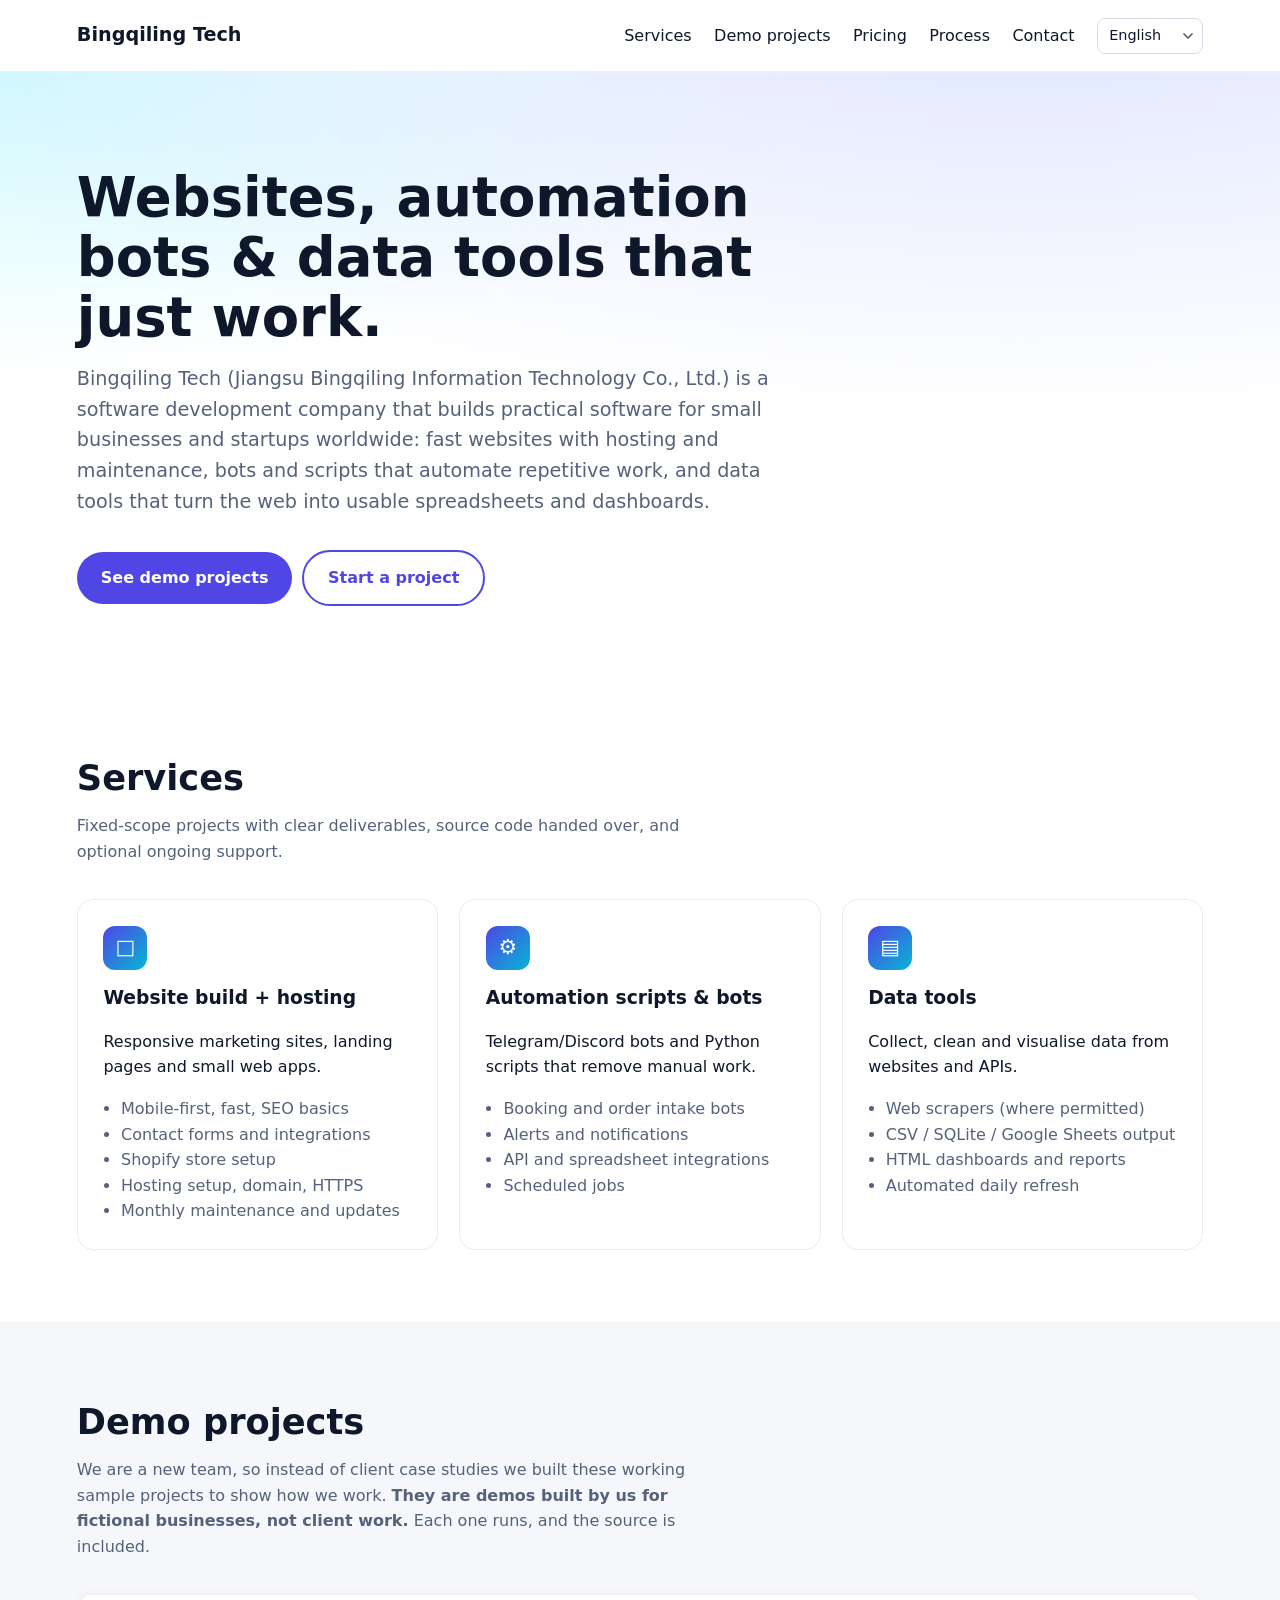
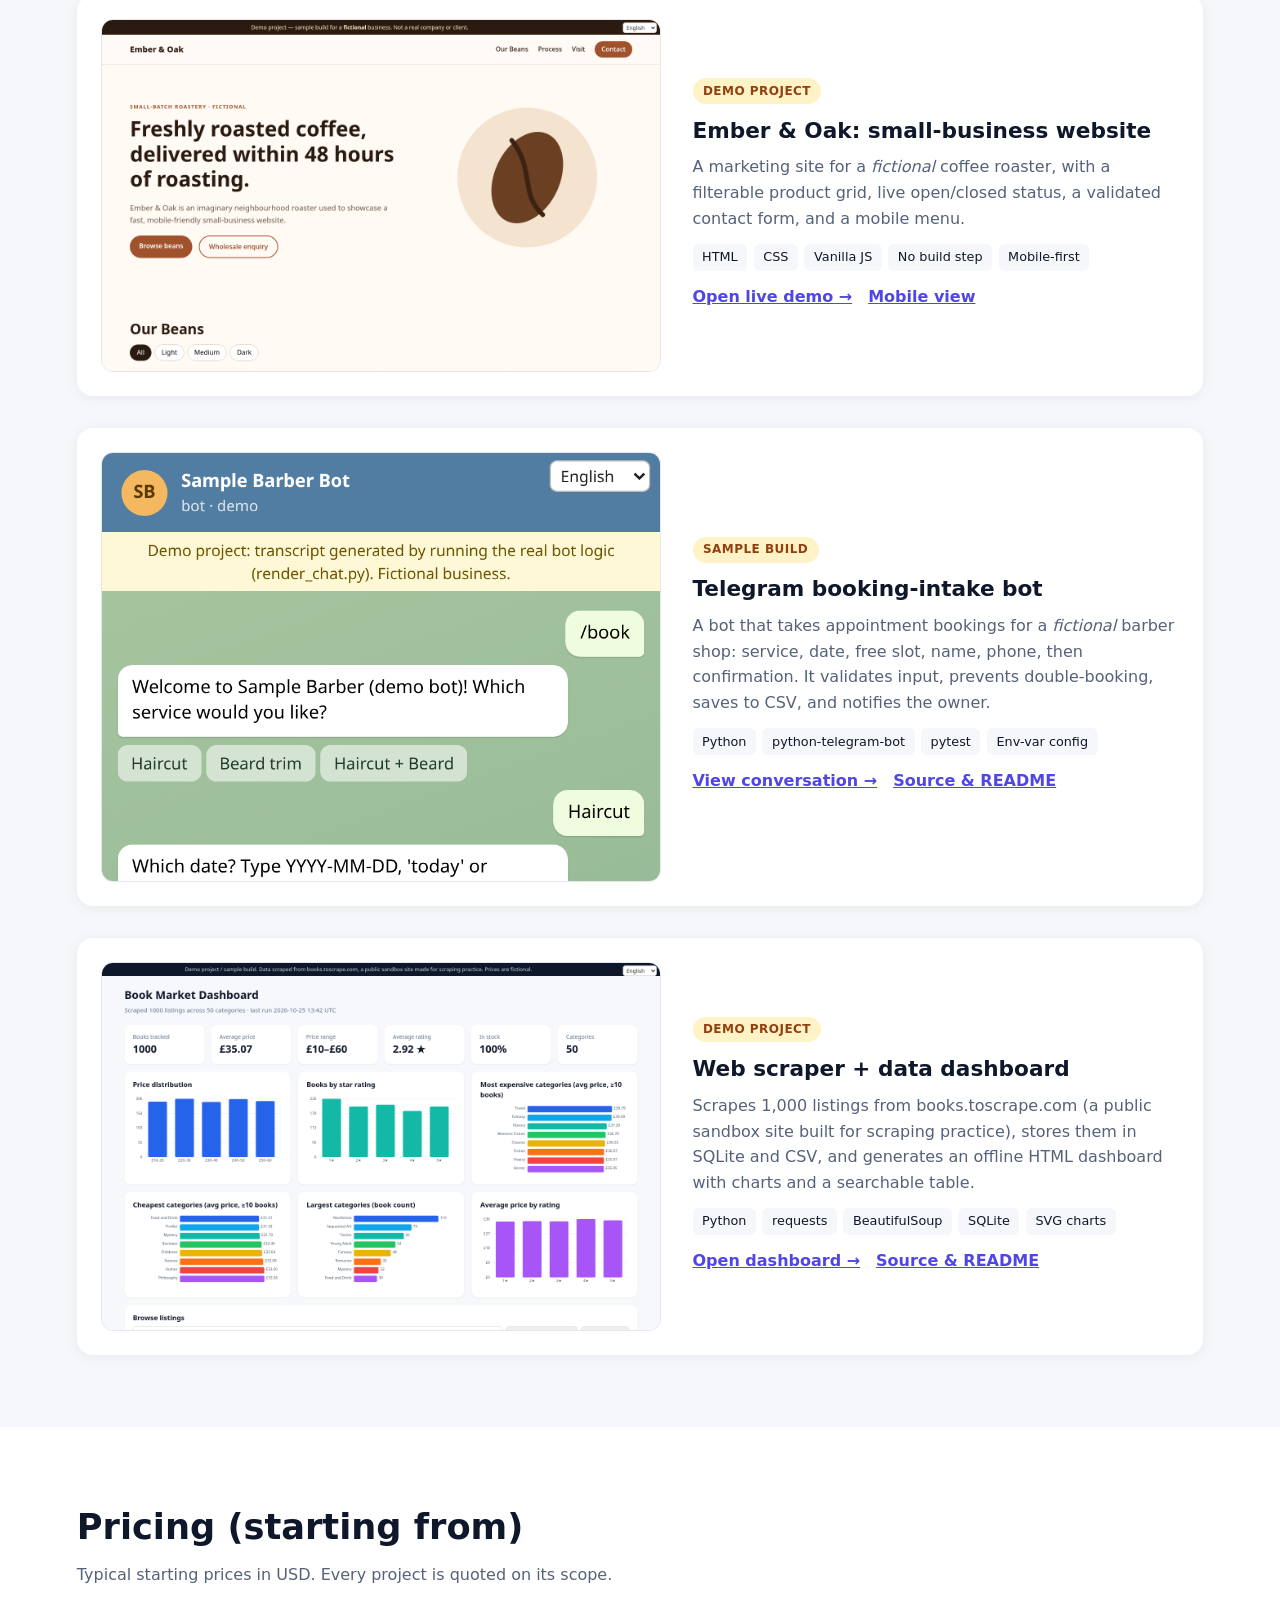
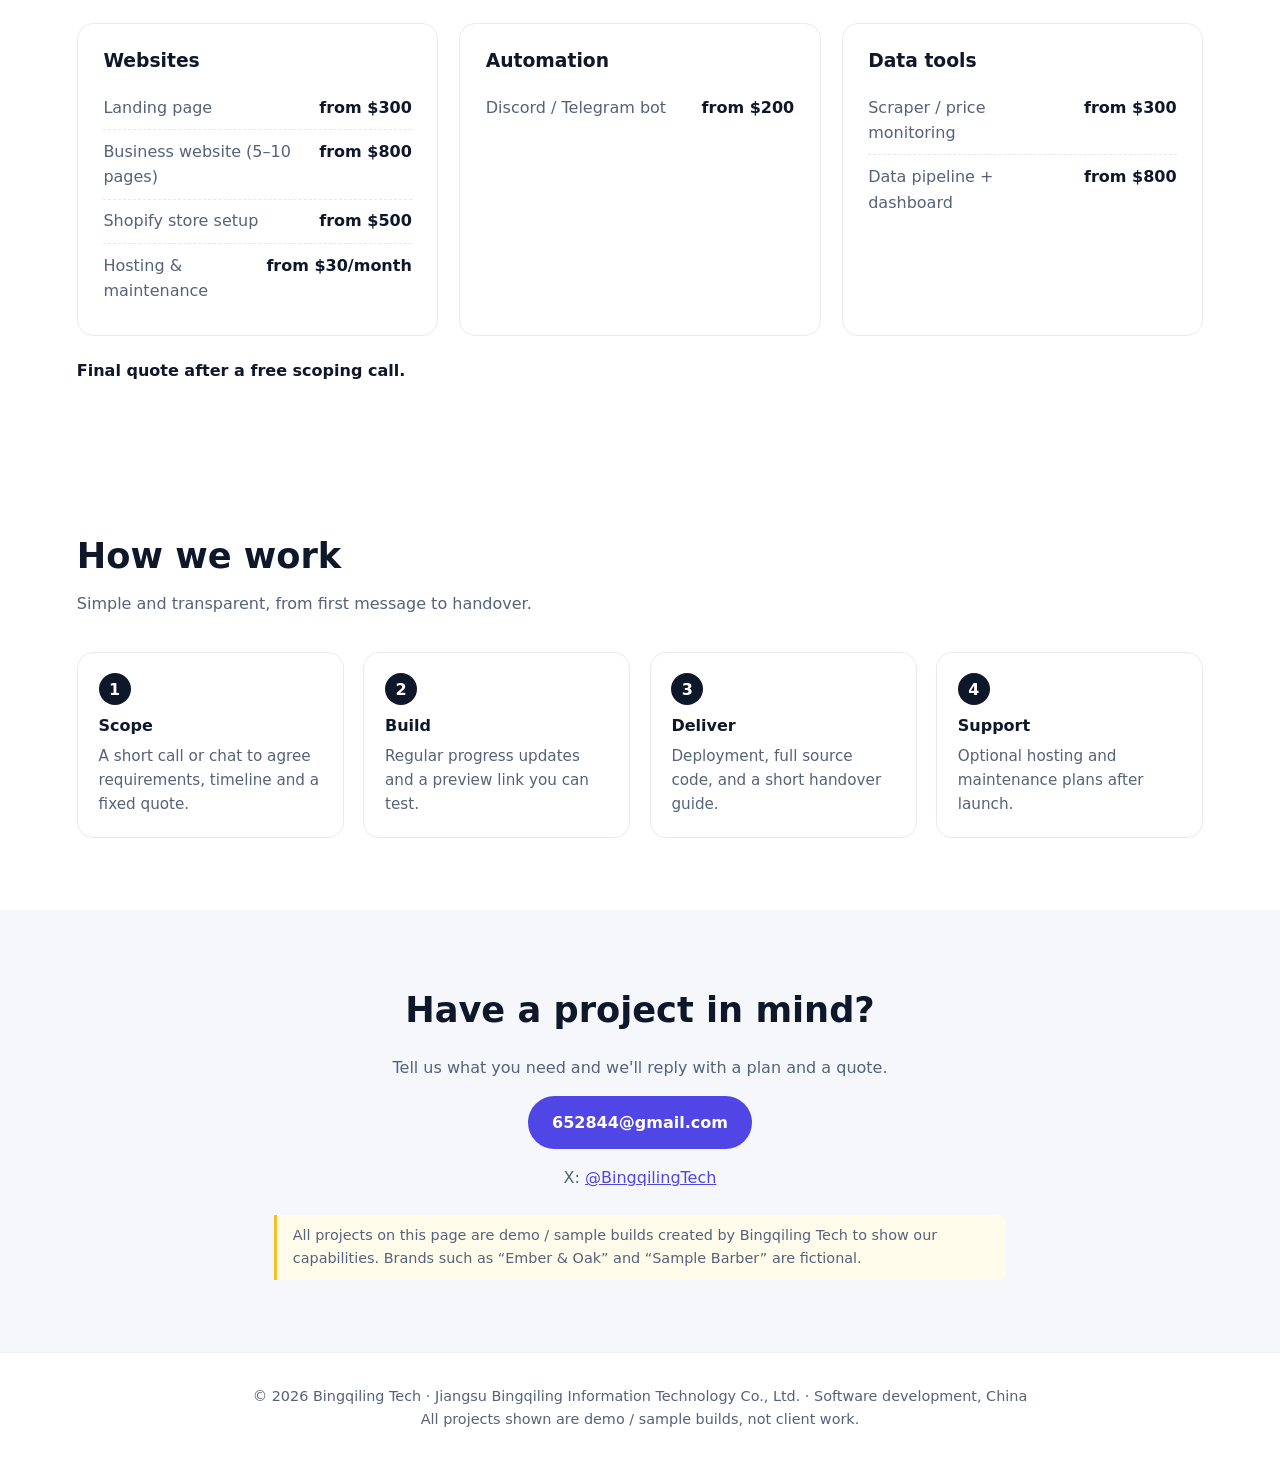
<file: index.html>
<!DOCTYPE html>
<html lang="en">
<head>
<meta charset="utf-8"><link rel="icon" href="assets/favicon.svg" type="image/svg+xml">
<meta name="viewport" content="width=device-width, initial-scale=1">
<title data-i18n="meta.title">Bingqiling Tech — Websites, Automation &amp; Data Tools</title>
<meta name="description" data-i18n-attr="content:meta.desc" content="Bingqiling Tech builds fast websites with hosting, Telegram/Discord bots and automation scripts, and data scrapers with dashboards for small businesses worldwide. See our demo projects and starting prices.">
<link rel="canonical" href="https://mflaugh.github.io/bingqiling-tech/">
<link rel="alternate" hreflang="en" href="https://mflaugh.github.io/bingqiling-tech/">
<link rel="alternate" hreflang="zh-Hans" href="https://mflaugh.github.io/bingqiling-tech/?lang=zh">
<link rel="alternate" hreflang="ja" href="https://mflaugh.github.io/bingqiling-tech/?lang=ja">
<link rel="alternate" hreflang="ko" href="https://mflaugh.github.io/bingqiling-tech/?lang=ko">
<link rel="alternate" hreflang="ru" href="https://mflaugh.github.io/bingqiling-tech/?lang=ru">
<link rel="alternate" hreflang="es" href="https://mflaugh.github.io/bingqiling-tech/?lang=es">
<link rel="alternate" hreflang="de" href="https://mflaugh.github.io/bingqiling-tech/?lang=de">
<link rel="alternate" hreflang="x-default" href="https://mflaugh.github.io/bingqiling-tech/">
<meta property="og:type" content="website">
<meta property="og:url" content="https://mflaugh.github.io/bingqiling-tech/">
<meta property="og:site_name" content="Bingqiling Tech">
<meta property="og:title" data-i18n-attr="content:meta.title" content="Bingqiling Tech — Websites, Automation &amp; Data Tools">
<meta property="og:description" data-i18n-attr="content:meta.desc" content="Bingqiling Tech builds fast websites with hosting, bots and automation scripts, and data tools for small businesses worldwide.">
<meta property="og:image" content="https://mflaugh.github.io/bingqiling-tech/screenshots/portfolio-index.png">
<meta property="og:locale" content="en_US">
<style>
:root{--ink:#0f172a;--muted:#55627a;--brand:#4f46e5;--brand2:#06b6d4;--bg:#fff;--soft:#f5f7fb;--r:16px}
*{box-sizing:border-box}html{scroll-behavior:smooth}
body{margin:0;font:16px/1.6 system-ui,-apple-system,"Segoe UI",Roboto,"Noto Sans","PingFang SC","Hiragino Sans","Microsoft YaHei","Malgun Gothic","Noto Sans CJK SC",sans-serif;color:var(--ink);background:var(--bg)}
a{color:var(--brand)}
.nav{display:flex;justify-content:space-between;align-items:center;padding:1.1rem 6vw;position:sticky;top:0;background:rgba(255,255,255,.92);backdrop-filter:blur(6px);border-bottom:1px solid #eef0f5;z-index:5}
.logo{font-weight:800;font-size:1.2rem;text-decoration:none;color:var(--ink)}.nav nav a{margin-left:1.4rem;text-decoration:none;color:var(--ink);font-weight:500}
.hero{padding:6rem 6vw 4.5rem;background:radial-gradient(1200px 400px at 80% -10%,#e0e7ff,transparent),radial-gradient(800px 300px at 0% 0%,#cffafe,transparent)}
.hero h1{font-size:clamp(2.1rem,5vw,3.4rem);line-height:1.1;margin:0 0 1rem;max-width:18ch}
.hero p{font-size:1.2rem;color:var(--muted);max-width:60ch;margin:0 0 2rem}
.btn{display:inline-block;background:var(--brand);color:#fff;padding:.85rem 1.5rem;border-radius:999px;text-decoration:none;font-weight:600}
.btn.ghost{background:transparent;color:var(--brand);border:2px solid var(--brand);margin-left:.6rem}
section{padding:4.5rem 6vw}section.soft{background:var(--soft)}
h2{font-size:clamp(1.6rem,3vw,2.2rem);margin:0 0 .4rem}.sub{color:var(--muted);margin:0 0 2.2rem;max-width:65ch}
.services{display:grid;grid-template-columns:repeat(auto-fit,minmax(250px,1fr));gap:1.3rem}
.svc{background:#fff;border:1px solid #e8ebf3;border-radius:var(--r);padding:1.6rem}
.svc .ic{width:44px;height:44px;border-radius:12px;display:grid;place-items:center;background:linear-gradient(135deg,var(--brand),var(--brand2));color:#fff;font-size:1.3rem;margin-bottom:.8rem}
.svc h3{margin:0 0 .4rem}.svc ul{margin:.6rem 0 0;padding-left:1.1rem;color:var(--muted)}
.demos{display:grid;gap:2rem}
.demo{display:grid;grid-template-columns:1.15fr 1fr;gap:2rem;align-items:center;background:#fff;border-radius:var(--r);padding:1.5rem;box-shadow:0 2px 14px rgba(15,23,42,.06)}
.demo img{width:100%;max-height:430px;object-fit:cover;object-position:top;border-radius:12px;border:1px solid #e5e7eb;display:block}
.badge{display:inline-block;font-size:.75rem;font-weight:700;letter-spacing:.04em;text-transform:uppercase;background:#fef3c7;color:#92400e;padding:.2rem .65rem;border-radius:999px;margin-bottom:.6rem}
.demo h3{margin:0 0 .4rem;font-size:1.35rem}.demo p{color:var(--muted);margin:.3rem 0}
.tags{display:flex;flex-wrap:wrap;gap:.4rem;margin:.8rem 0}.tags span{font-size:.8rem;background:var(--soft);padding:.2rem .6rem;border-radius:6px}
.links a{margin-right:1rem;font-weight:600}
.steps{display:grid;grid-template-columns:repeat(auto-fit,minmax(200px,1fr));gap:1.2rem;counter-reset:s}
.steps div{background:#fff;border-radius:var(--r);padding:1.3rem;border:1px solid #e8ebf3}
.steps div::before{counter-increment:s;content:counter(s);display:inline-grid;place-items:center;width:2rem;height:2rem;border-radius:50%;background:var(--ink);color:#fff;font-weight:700;margin-bottom:.5rem}
.steps h4{margin:0 0 .3rem}.steps p{margin:0;color:var(--muted);font-size:.95rem}
.note{font-size:.9rem;color:var(--muted);border-left:3px solid #fbbf24;padding:.6rem 1rem;background:#fffbeb;border-radius:0 8px 8px 0;max-width:80ch}
.contact{text-align:center}.contact p{color:var(--muted)}
footer{text-align:center;padding:2rem;color:var(--muted);font-size:.9rem;border-top:1px solid #eef0f5}
.prices{display:grid;grid-template-columns:repeat(auto-fit,minmax(260px,1fr));gap:1.3rem}
.pc{background:#fff;border:1px solid #e8ebf3;border-radius:var(--r);padding:1.4rem 1.6rem}.pc h3{margin:0 0 .6rem}
.pc ul{list-style:none;margin:0;padding:0}.pc li{display:flex;justify-content:space-between;gap:1rem;padding:.55rem 0;border-bottom:1px dashed #e5e7eb}
.pc li:last-child{border-bottom:0}.pc li span{color:var(--muted)}.pc li b{white-space:nowrap}
.pnote{margin:1.4rem 0 0;font-weight:600}
@media (max-width:820px){.demo{grid-template-columns:1fr}.nav nav a{display:none}.lang-switch{margin-left:0}.btn.ghost{margin:.6rem 0 0}}
.nav nav{display:flex;align-items:center}
.lang-switch{margin-left:1.4rem;font:inherit;font-size:.9rem;padding:.35rem 2rem .35rem .7rem;border:1px solid #d6dbe6;border-radius:8px;background:#fff;color:var(--ink);cursor:pointer}
:lang(zh-Hans) .hero h1,:lang(ko) .hero h1{max-width:22ch;line-height:1.25}:lang(ja) .hero h1{max-width:30ch;line-height:1.25}
:lang(ru) .hero h1,:lang(de) .hero h1,:lang(es) .hero h1{max-width:24ch}
</style>
</head>
<body>
<header class="nav"><a class="logo" href="#">Bingqiling Tech</a>
<nav><a href="#services" data-i18n="nav.services">Services</a><a href="#demos" data-i18n="nav.demos">Demo projects</a><a href="#pricing" data-i18n="nav.pricing">Pricing</a><a href="#process" data-i18n="nav.process">Process</a><a href="#contact" data-i18n="nav.contact">Contact</a><select data-lang-switch aria-label="Language"></select></nav></header>

<div class="hero">
  <h1 data-i18n="hero.title">Websites, automation bots &amp; data tools that just work.</h1>
  <p data-i18n="hero.text">Bingqiling Tech (Jiangsu Bingqiling Information Technology Co., Ltd.) is a software development company that builds practical software for small businesses and startups worldwide: fast websites with hosting and maintenance, bots and scripts that automate repetitive work, and data tools that turn the web into usable spreadsheets and dashboards.</p>
  <a class="btn" href="#demos" data-i18n="hero.cta1">See demo projects</a><a class="btn ghost" href="#contact" data-i18n="hero.cta2">Start a project</a>
</div>

<section id="services">
  <h2 data-i18n="svc.title">Services</h2>
  <p class="sub" data-i18n="svc.sub">Fixed-scope projects with clear deliverables, source code handed over, and optional ongoing support.</p>
  <div class="services">
    <div class="svc"><div class="ic">&#9633;</div><h3 data-i18n="svc.web.title">Website build + hosting</h3>
      <p data-i18n="svc.web.desc">Responsive marketing sites, landing pages and small web apps.</p>
      <ul><li data-i18n="svc.web.l1">Mobile-first, fast, SEO basics</li><li data-i18n="svc.web.l2">Contact forms and integrations</li><li data-i18n="svc.web.l3">Shopify store setup</li><li data-i18n="svc.web.l4">Hosting setup, domain, HTTPS</li><li data-i18n="svc.web.l5">Monthly maintenance and updates</li></ul></div>
    <div class="svc"><div class="ic">&#9881;</div><h3 data-i18n="svc.auto.title">Automation scripts &amp; bots</h3>
      <p data-i18n="svc.auto.desc">Telegram/Discord bots and Python scripts that remove manual work.</p>
      <ul><li data-i18n="svc.auto.l1">Booking and order intake bots</li><li data-i18n="svc.auto.l2">Alerts and notifications</li><li data-i18n="svc.auto.l3">API and spreadsheet integrations</li><li data-i18n="svc.auto.l4">Scheduled jobs</li></ul></div>
    <div class="svc"><div class="ic">&#9636;</div><h3 data-i18n="svc.data.title">Data tools</h3>
      <p data-i18n="svc.data.desc">Collect, clean and visualise data from websites and APIs.</p>
      <ul><li data-i18n="svc.data.l1">Web scrapers (where permitted)</li><li data-i18n="svc.data.l2">CSV / SQLite / Google Sheets output</li><li data-i18n="svc.data.l3">HTML dashboards and reports</li><li data-i18n="svc.data.l4">Automated daily refresh</li></ul></div>
  </div>
</section>

<section id="demos" class="soft">
  <h2 data-i18n="demos.title">Demo projects</h2>
  <p class="sub" data-i18n="demos.sub">We are a new team, so instead of client case studies we built these working sample projects to show how we work. <strong>They are demos built by us for fictional businesses, not client work.</strong> Each one runs, and the source is included.</p>
  <div class="demos">
    <article class="demo">
      <img src="screenshots/website-desktop.png" data-i18n-attr="alt:d1.alt" alt="Screenshot of the coffee roaster demo website" loading="lazy">
      <div><span class="badge" data-i18n="badge.demo">Demo project</span>
        <h3 data-i18n="d1.title">Ember &amp; Oak: small-business website</h3>
        <p data-i18n="d1.desc">A marketing site for a <em>fictional</em> coffee roaster, with a filterable product grid, live open/closed status, a validated contact form, and a mobile menu.</p>
        <div class="tags"><span>HTML</span><span>CSS</span><span>Vanilla JS</span><span data-i18n="tag.nobuild">No build step</span><span data-i18n="tag.mobile">Mobile-first</span></div>
        <p class="links"><a href="website-demo/index.html" data-i18n="d1.open">Open live demo →</a><a href="screenshots/website-mobile.png" data-i18n="d1.mobile">Mobile view</a></p></div>
    </article>
    <article class="demo">
      <img src="screenshots/telegram-bot.png" data-i18n-attr="alt:d2.alt" alt="Screenshot of the Telegram booking bot conversation" loading="lazy">
      <div><span class="badge" data-i18n="badge.sample">Sample build</span>
        <h3 data-i18n="d2.title">Telegram booking-intake bot</h3>
        <p data-i18n="d2.desc">A bot that takes appointment bookings for a <em>fictional</em> barber shop: service, date, free slot, name, phone, then confirmation. It validates input, prevents double-booking, saves to CSV, and notifies the owner.</p>
        <div class="tags"><span>Python</span><span>python-telegram-bot</span><span>pytest</span><span data-i18n="tag.env">Env-var config</span></div>
        <p class="links"><a href="telegram-bot-demo/demo.html" data-i18n="d2.open">View conversation →</a><a href="https://github.com/mflaugh/bingqiling-tech/tree/main/telegram-bot-demo" data-i18n="link.src">Source &amp; README</a></p></div>
    </article>
    <article class="demo">
      <img src="screenshots/data-dashboard.png" data-i18n-attr="alt:d3.alt" alt="Screenshot of the book market data dashboard" loading="lazy">
      <div><span class="badge" data-i18n="badge.demo">Demo project</span>
        <h3 data-i18n="d3.title">Web scraper + data dashboard</h3>
        <p data-i18n="d3.desc">Scrapes 1,000 listings from books.toscrape.com (a public sandbox site built for scraping practice), stores them in SQLite and CSV, and generates an offline HTML dashboard with charts and a searchable table.</p>
        <div class="tags"><span>Python</span><span>requests</span><span>BeautifulSoup</span><span>SQLite</span><span data-i18n="tag.svg">SVG charts</span></div>
        <p class="links"><a href="data-tool-demo/dashboard.html" data-i18n="d3.open">Open dashboard →</a><a href="https://github.com/mflaugh/bingqiling-tech/tree/main/data-tool-demo" data-i18n="link.src">Source &amp; README</a></p></div>
    </article>
  </div>
</section>

<section id="pricing">
  <h2 data-i18n="pricing.title">Pricing (starting from)</h2>
  <p class="sub" data-i18n="pricing.sub">Typical starting prices in USD. Every project is quoted on its scope.</p>
  <div class="prices">
    <div class="pc"><h3 data-i18n="pricing.web">Websites</h3><ul>
      <li><span data-i18n="p.landing">Landing page</span><b data-i18n="price.from" data-i18n-vars='{"p":"$300"}'>from $300</b></li>
      <li><span data-i18n="p.business">Business website (5–10 pages)</span><b data-i18n="price.from" data-i18n-vars='{"p":"$800"}'>from $800</b></li>
      <li><span data-i18n="p.shopify">Shopify store setup</span><b data-i18n="price.from" data-i18n-vars='{"p":"$500"}'>from $500</b></li>
      <li><span data-i18n="p.hosting">Hosting &amp; maintenance</span><b data-i18n="price.month" data-i18n-vars='{"p":"$30"}'>from $30/month</b></li></ul></div>
    <div class="pc"><h3 data-i18n="pricing.auto">Automation</h3><ul>
      <li><span data-i18n="p.bot">Discord / Telegram bot</span><b data-i18n="price.from" data-i18n-vars='{"p":"$200"}'>from $200</b></li></ul></div>
    <div class="pc"><h3 data-i18n="pricing.data">Data tools</h3><ul>
      <li><span data-i18n="p.scraper">Scraper / price monitoring</span><b data-i18n="price.from" data-i18n-vars='{"p":"$300"}'>from $300</b></li>
      <li><span data-i18n="p.pipeline">Data pipeline + dashboard</span><b data-i18n="price.from" data-i18n-vars='{"p":"$800"}'>from $800</b></li></ul></div>
  </div>
  <p class="pnote" data-i18n="pricing.note">Final quote after a free scoping call.</p>
</section>

<section id="process">
  <h2 data-i18n="process.title">How we work</h2>
  <p class="sub" data-i18n="process.sub">Simple and transparent, from first message to handover.</p>
  <div class="steps">
    <div><h4 data-i18n="s1.t">Scope</h4><p data-i18n="s1.d">A short call or chat to agree requirements, timeline and a fixed quote.</p></div>
    <div><h4 data-i18n="s2.t">Build</h4><p data-i18n="s2.d">Regular progress updates and a preview link you can test.</p></div>
    <div><h4 data-i18n="s3.t">Deliver</h4><p data-i18n="s3.d">Deployment, full source code, and a short handover guide.</p></div>
    <div><h4 data-i18n="s4.t">Support</h4><p data-i18n="s4.d">Optional hosting and maintenance plans after launch.</p></div>
  </div>
</section>

<section id="contact" class="soft contact">
  <h2 data-i18n="contact.title">Have a project in mind?</h2>
  <p data-i18n="contact.text">Tell us what you need and we'll reply with a plan and a quote.</p>
  <p><a class="btn" href="mailto:652844@gmail.com">652844@gmail.com</a></p>
  <p>X: <a href="https://x.com/BingqilingTech" target="_blank" rel="noopener">@BingqilingTech</a></p>
  <p class="note" style="margin:1.5rem auto 0;text-align:left" data-i18n="contact.note">All projects on this page are demo / sample builds created by Bingqiling Tech to show our capabilities. Brands such as “Ember &amp; Oak” and “Sample Barber” are fictional.</p>
</section>
<footer>© 2026 Bingqiling Tech · Jiangsu Bingqiling Information Technology Co., Ltd. · <span data-i18n="footer.l1">Software development, China</span><br><span data-i18n="footer.l2">All projects shown are demo / sample builds, not client work.</span></footer>
<script src="assets/strings.js"></script>
<script src="assets/i18n.js"></script>
</body>
</html>
</file>
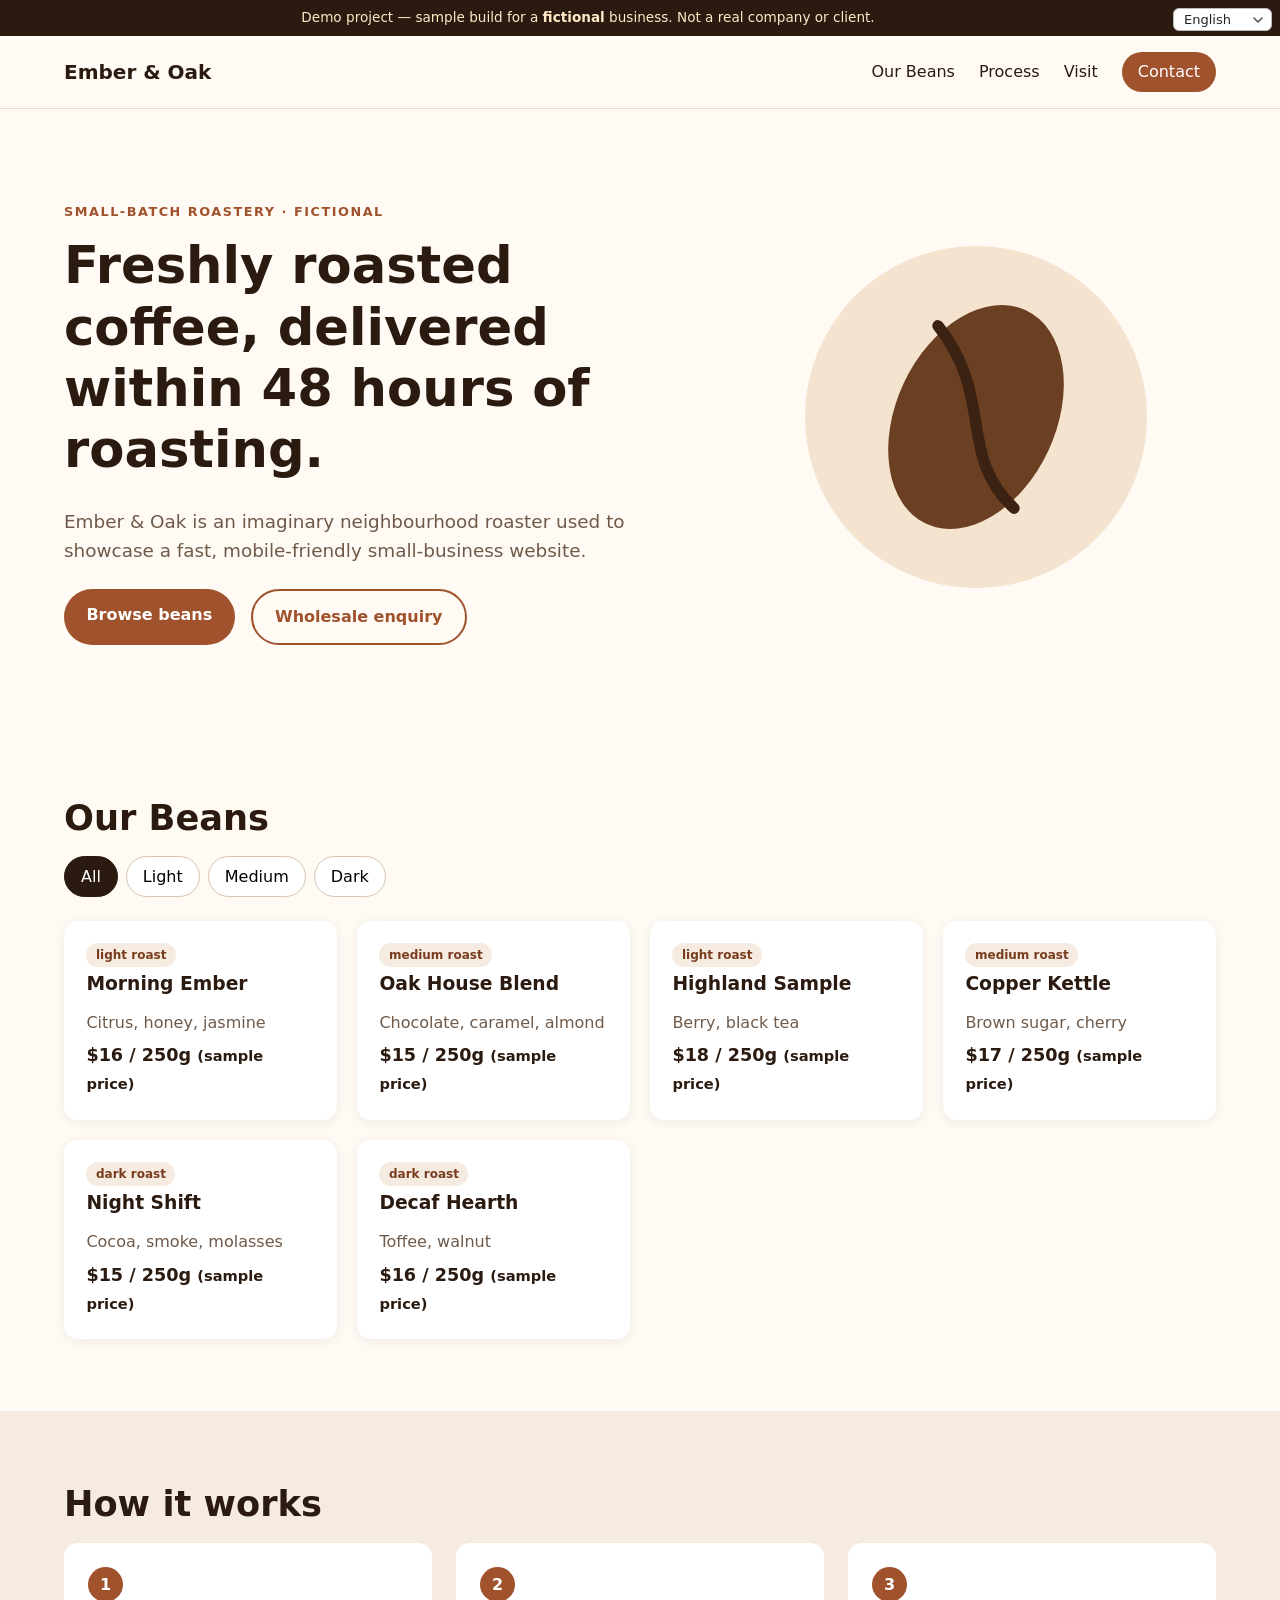
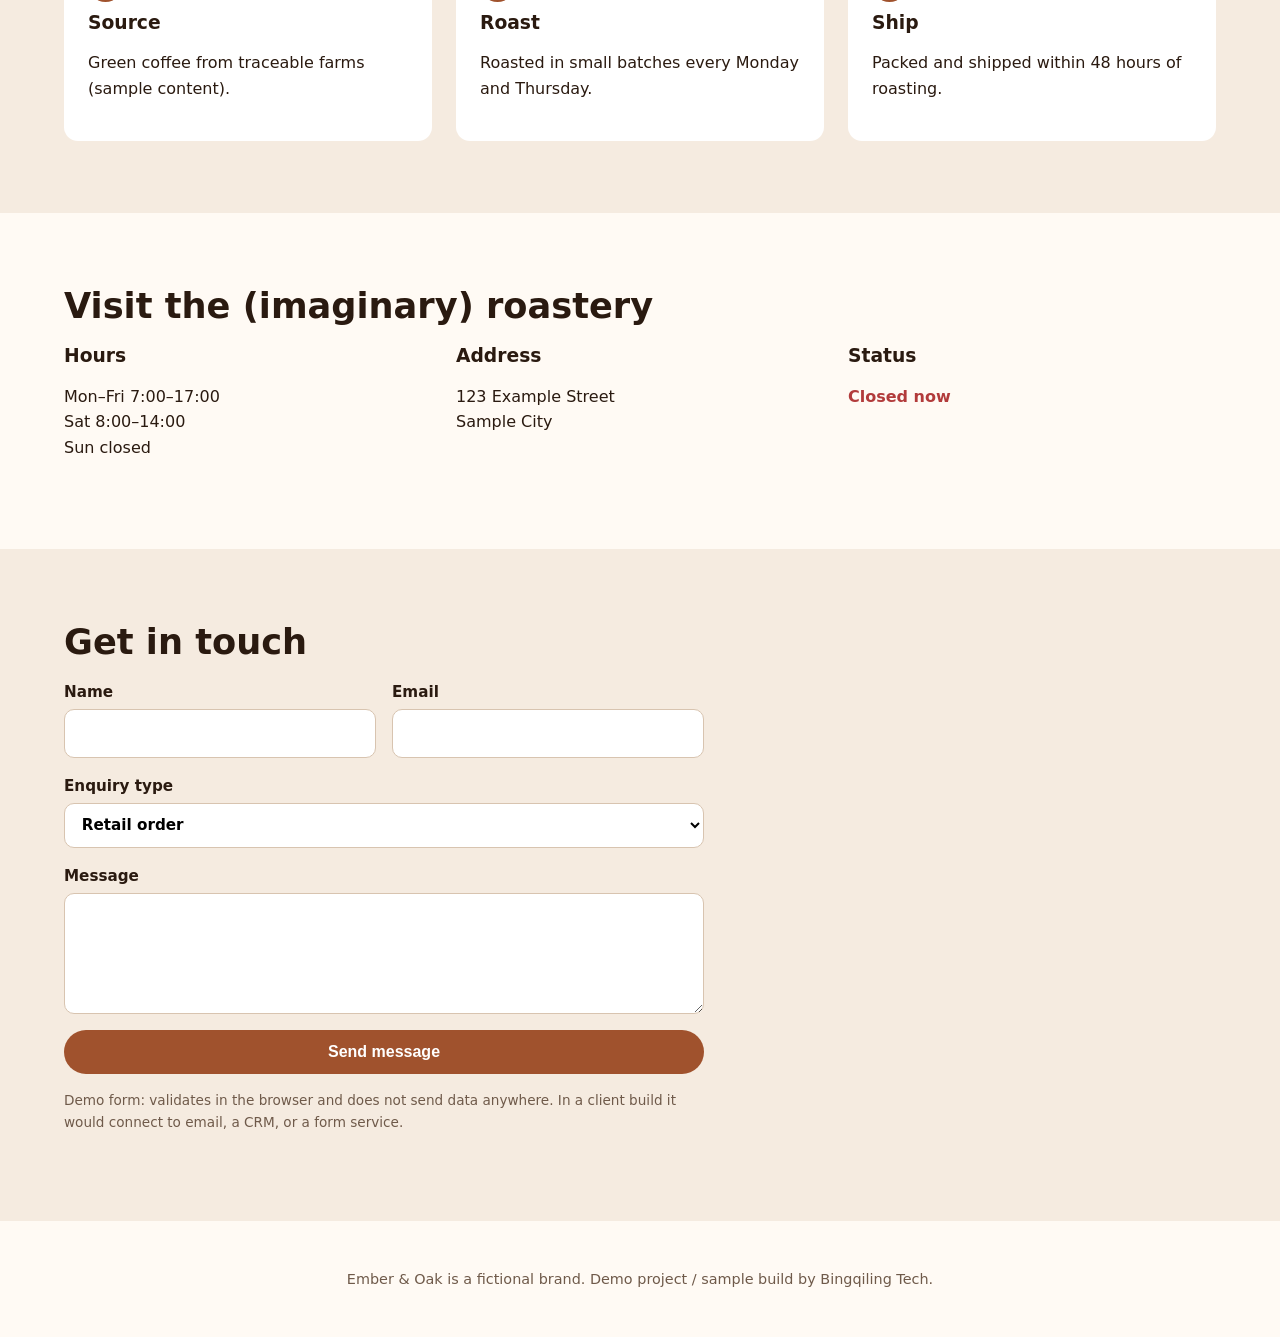
<file: website-demo/index.html>
<!DOCTYPE html>
<html lang="en">
<head>
<meta charset="utf-8"><link rel="icon" href="../assets/favicon.svg" type="image/svg+xml">
<meta name="viewport" content="width=device-width, initial-scale=1">
<title>Ember &amp; Oak Coffee Roasters — Demo project</title>
<meta name="description" content="Sample build: a responsive marketing site for a fictional coffee roaster.">
<link rel="alternate" hreflang="en" href="https://mflaugh.github.io/bingqiling-tech/website-demo/index.html"><link rel="alternate" hreflang="zh-Hans" href="https://mflaugh.github.io/bingqiling-tech/website-demo/index.html?lang=zh"><link rel="alternate" hreflang="ja" href="https://mflaugh.github.io/bingqiling-tech/website-demo/index.html?lang=ja"><link rel="alternate" hreflang="ko" href="https://mflaugh.github.io/bingqiling-tech/website-demo/index.html?lang=ko"><link rel="alternate" hreflang="ru" href="https://mflaugh.github.io/bingqiling-tech/website-demo/index.html?lang=ru"><link rel="alternate" hreflang="es" href="https://mflaugh.github.io/bingqiling-tech/website-demo/index.html?lang=es"><link rel="alternate" hreflang="de" href="https://mflaugh.github.io/bingqiling-tech/website-demo/index.html?lang=de"><link rel="alternate" hreflang="x-default" href="https://mflaugh.github.io/bingqiling-tech/website-demo/index.html"><link rel="canonical" href="https://mflaugh.github.io/bingqiling-tech/website-demo/index.html">
<link rel="stylesheet" href="styles.css">
</head>
<body>
<div class="demo-banner" role="note" data-i18n="site.banner">Demo project — sample build for a <strong>fictional</strong> business. Not a real company or client.</div>
<header class="nav">
  <a class="logo" href="#top">Ember &amp; Oak</a>
  <button class="nav-toggle" aria-label="Open menu" aria-expanded="false">&#9776;</button>
  <nav class="nav-links">
    <a href="#beans">Our Beans</a>
    <a href="#process">Process</a>
    <a href="#visit">Visit</a>
    <a href="#contact" class="btn btn-small">Contact</a>
  </nav>
</header>

<main id="top">
<section class="hero">
  <div class="hero-text">
    <p class="eyebrow">Small-batch roastery · Fictional</p>
    <h1>Freshly roasted coffee, delivered within 48 hours of roasting.</h1>
    <p class="lead">Ember &amp; Oak is an imaginary neighbourhood roaster used to showcase a fast, mobile-friendly small-business website.</p>
    <div class="hero-cta">
      <a href="#beans" class="btn">Browse beans</a>
      <a href="#contact" class="btn btn-ghost">Wholesale enquiry</a>
    </div>
  </div>
  <div class="hero-art" aria-hidden="true">
    <svg viewBox="0 0 200 200"><circle cx="100" cy="100" r="90" fill="#f3e3cf"/><ellipse cx="100" cy="100" rx="42" ry="62" fill="#6b3f22" transform="rotate(25 100 100)"/><path d="M80 52 C110 90 90 120 120 148" stroke="#3b2212" stroke-width="6" fill="none" stroke-linecap="round"/></svg>
  </div>
</section>

<section id="beans" class="section">
  <h2>Our Beans</h2>
  <div class="filters" role="group" aria-label="Filter by roast">
    <button class="chip active" data-filter="all">All</button>
    <button class="chip" data-filter="light">Light</button>
    <button class="chip" data-filter="medium">Medium</button>
    <button class="chip" data-filter="dark">Dark</button>
  </div>
  <div class="grid" id="bean-grid"></div>
</section>

<section id="process" class="section alt">
  <h2>How it works</h2>
  <ol class="steps">
    <li><span>1</span><h3>Source</h3><p>Green coffee from traceable farms (sample content).</p></li>
    <li><span>2</span><h3>Roast</h3><p>Roasted in small batches every Monday and Thursday.</p></li>
    <li><span>3</span><h3>Ship</h3><p>Packed and shipped within 48 hours of roasting.</p></li>
  </ol>
</section>

<section id="visit" class="section">
  <h2>Visit the (imaginary) roastery</h2>
  <div class="visit">
    <div><h3>Hours</h3><p>Mon–Fri 7:00–17:00<br>Sat 8:00–14:00<br>Sun closed</p></div>
    <div><h3>Address</h3><p>123 Example Street<br>Sample City</p></div>
    <div><h3>Status</h3><p id="open-status" class="status">—</p></div>
  </div>
</section>

<section id="contact" class="section alt">
  <h2>Get in touch</h2>
  <form id="contact-form" novalidate>
    <div class="row">
      <label>Name<input name="name" required autocomplete="name"></label>
      <label>Email<input name="email" type="email" required autocomplete="email"></label>
    </div>
    <label>Enquiry type
      <select name="type"><option>Retail order</option><option>Wholesale</option><option>Other</option></select>
    </label>
    <label>Message<textarea name="message" rows="4" required minlength="10"></textarea></label>
    <button class="btn" type="submit">Send message</button>
    <p class="form-note" data-i18n="site.formnote">Demo form: validates in the browser and does not send data anywhere. In a client build it would connect to email, a CRM, or a form service.</p>
    <p id="form-result" role="status" aria-live="polite"></p>
  </form>
</section>
</main>

<footer class="footer">
  <p data-i18n="site.footer">Ember &amp; Oak is a fictional brand. Demo project / sample build by Bingqiling Tech.</p>
</footer>
<div class="lang-fixed" data-lang-switch></div>
<script src="../assets/strings.js"></script><script src="../assets/i18n.js"></script>
<script src="app.js"></script>
</body>
</html>
</file>
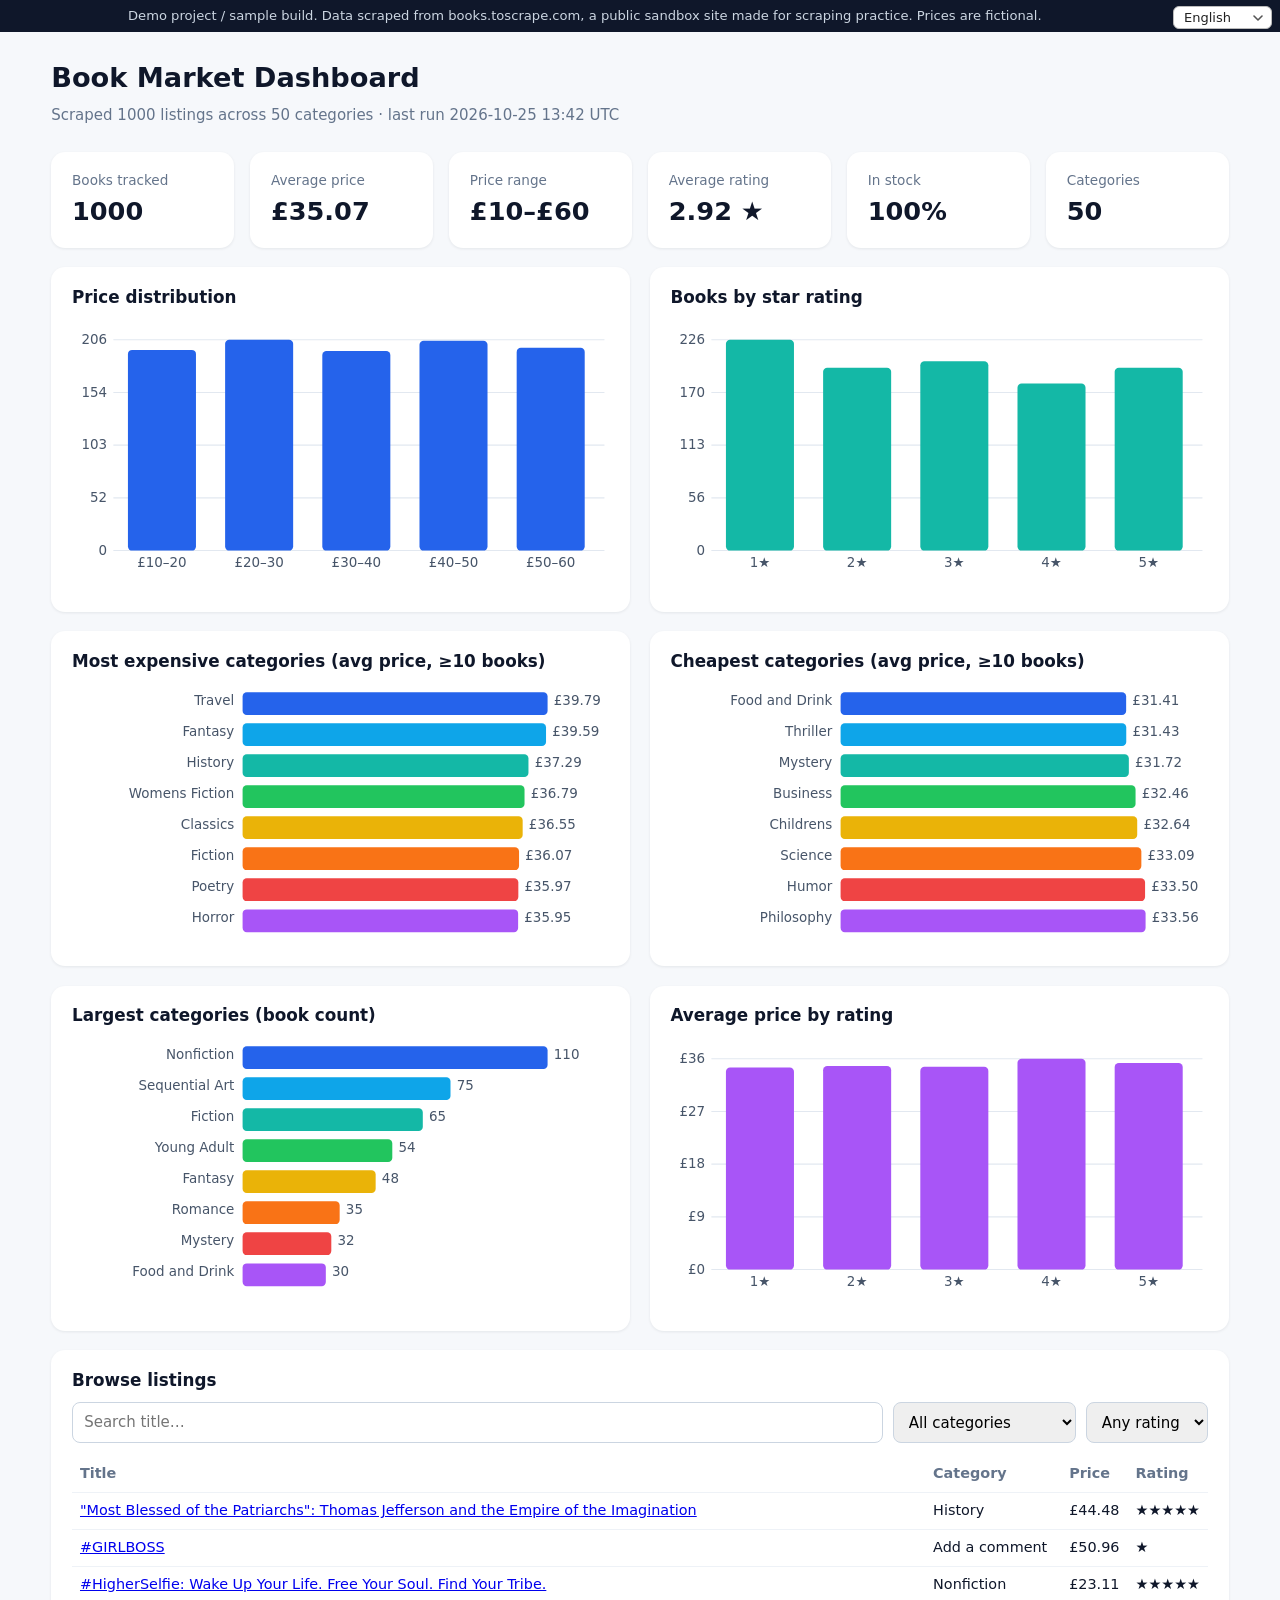
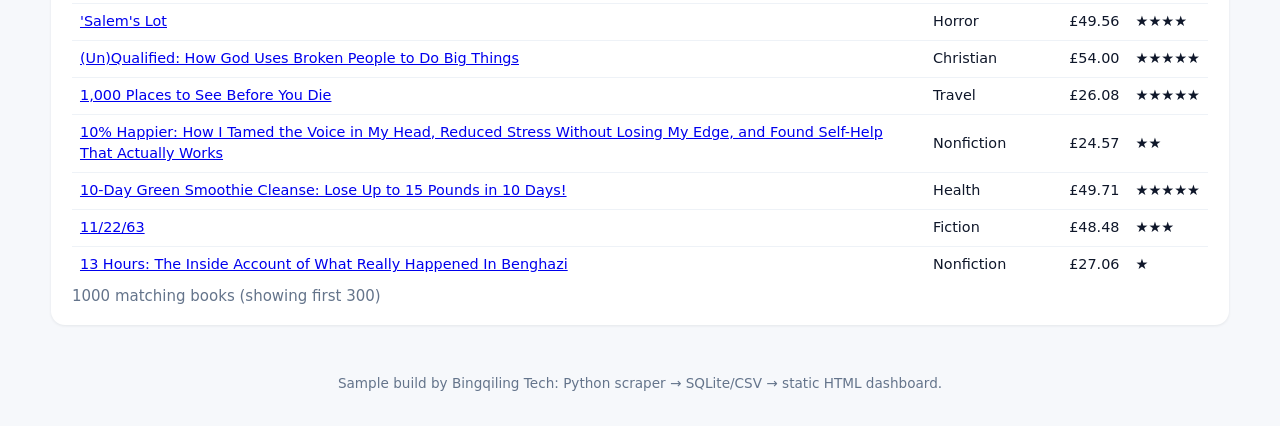
<file: data-tool-demo/dashboard.html>
<!DOCTYPE html><html lang="en"><head><meta charset="utf-8"><link rel="icon" href="../assets/favicon.svg" type="image/svg+xml">
<meta name="viewport" content="width=device-width, initial-scale=1"><title>Book Market Dashboard — Demo project</title>
<link rel="alternate" hreflang="en" href="https://mflaugh.github.io/bingqiling-tech/data-tool-demo/dashboard.html"><link rel="alternate" hreflang="zh-Hans" href="https://mflaugh.github.io/bingqiling-tech/data-tool-demo/dashboard.html?lang=zh"><link rel="alternate" hreflang="ja" href="https://mflaugh.github.io/bingqiling-tech/data-tool-demo/dashboard.html?lang=ja"><link rel="alternate" hreflang="ko" href="https://mflaugh.github.io/bingqiling-tech/data-tool-demo/dashboard.html?lang=ko"><link rel="alternate" hreflang="ru" href="https://mflaugh.github.io/bingqiling-tech/data-tool-demo/dashboard.html?lang=ru"><link rel="alternate" hreflang="es" href="https://mflaugh.github.io/bingqiling-tech/data-tool-demo/dashboard.html?lang=es"><link rel="alternate" hreflang="de" href="https://mflaugh.github.io/bingqiling-tech/data-tool-demo/dashboard.html?lang=de"><link rel="alternate" hreflang="x-default" href="https://mflaugh.github.io/bingqiling-tech/data-tool-demo/dashboard.html"><link rel="canonical" href="https://mflaugh.github.io/bingqiling-tech/data-tool-demo/dashboard.html">
<style>
:root{--bg:#f6f8fb;--card:#fff;--ink:#0f172a;--muted:#64748b}*{box-sizing:border-box}
body{margin:0;font:15px/1.5 system-ui,-apple-system,"Segoe UI",Roboto,"Noto Sans","PingFang SC","Hiragino Sans","Malgun Gothic",sans-serif;background:var(--bg);color:var(--ink)}
.banner{background:#0f172a;color:#cbd5e1;text-align:center;font-size:.82rem;padding:.4rem 7.5rem .4rem .6rem}.lang-fixed{position:fixed;top:6px;right:8px;z-index:50}.lang-fixed select{font:13px system-ui,sans-serif;padding:3px 1.8rem 3px .6rem;border-radius:6px;border:1px solid #bbb;background:#fff;color:#222}
header{padding:1.6rem 4vw .6rem}h1{margin:0;font-size:1.7rem}header p{margin:.3rem 0 0;color:var(--muted)}
main{padding:1rem 4vw 3rem;display:grid;gap:1.2rem}
.kpis{display:grid;grid-template-columns:repeat(auto-fit,minmax(160px,1fr));gap:1rem}
.kpi,.card{background:var(--card);border-radius:14px;padding:1.1rem 1.3rem;box-shadow:0 1px 3px rgba(15,23,42,.08)}
.kpi span{color:var(--muted);font-size:.85rem}.kpi strong{display:block;font-size:1.6rem}
.charts{display:grid;grid-template-columns:repeat(auto-fit,minmax(380px,1fr));gap:1.2rem}
.card h2{margin:0 0 .6rem;font-size:1.05rem}.chart{width:100%;height:auto}
.chart .grid{stroke:#e2e8f0}.chart .ax{font-size:13px;fill:#475569}
.tools{display:flex;gap:.6rem;flex-wrap:wrap;margin-bottom:.8rem}
input,select{font:inherit;padding:.5rem .7rem;border:1px solid #cbd5e1;border-radius:8px}input{flex:1;min-width:200px}
table{width:100%;border-collapse:collapse;font-size:.9rem}th,td{text-align:left;padding:.45rem .5rem;border-bottom:1px solid #eef2f7}
th{cursor:pointer;user-select:none;color:var(--muted);font-weight:600}th:hover{color:var(--ink)}
.tablewrap{max-height:420px;overflow:auto}footer{color:var(--muted);font-size:.85rem;text-align:center;padding-bottom:2rem}
@media (max-width:600px){.charts{grid-template-columns:1fr}}
</style></head><body>
<div class="banner" data-i18n="dash.banner">Demo project / sample build. Data scraped from books.toscrape.com, a public sandbox site made for scraping practice. Prices are fictional.</div>
<header><h1 data-i18n="dash.title">Book Market Dashboard</h1><p data-i18n="dash.sub" data-i18n-vars='{"n": 1000, "c": 50, "t": "2026-10-25 13:42"}'>Scraped 1000 listings across 50 categories · last run 2026-10-25 13:42 UTC</p></header>
<main>
<section class="kpis"><div class="kpi"><span data-i18n="kpi.books">Books tracked</span><strong>1000</strong></div><div class="kpi"><span data-i18n="kpi.avg">Average price</span><strong>£35.07</strong></div><div class="kpi"><span data-i18n="kpi.range">Price range</span><strong>£10–£60</strong></div>
<div class="kpi"><span data-i18n="kpi.rating">Average rating</span><strong>2.92 ★</strong></div><div class="kpi"><span data-i18n="kpi.stock">In stock</span><strong>100%</strong></div><div class="kpi"><span data-i18n="kpi.cats">Categories</span><strong>50</strong></div></section>
<section class="charts">
<div class="card"><h2 data-i18n="ch.dist">Price distribution</h2><svg viewBox="0 0 520 260" class="chart" role="img"><line x1="40" x2="515" y1="20.0" y2="20.0" class="grid"/><text x="34" y="24.0" class="ax" text-anchor="end">206</text><line x1="40" x2="515" y1="71.0" y2="71.0" class="grid"/><text x="34" y="75.0" class="ax" text-anchor="end">154</text><line x1="40" x2="515" y1="122.0" y2="122.0" class="grid"/><text x="34" y="126.0" class="ax" text-anchor="end">103</text><line x1="40" x2="515" y1="173.0" y2="173.0" class="grid"/><text x="34" y="177.0" class="ax" text-anchor="end">52</text><line x1="40" x2="515" y1="224.0" y2="224.0" class="grid"/><text x="34" y="228.0" class="ax" text-anchor="end">0</text><rect x="54.1" y="29.9" width="65.8" height="194.1" rx="4" fill="#2563eb"><title>£10–20: 196</title></rect><text x="87.0" y="240" class="ax" text-anchor="middle">£10–20</text><rect x="148.1" y="20.0" width="65.8" height="204.0" rx="4" fill="#2563eb"><title>£20–30: 206</title></rect><text x="181.0" y="240" class="ax" text-anchor="middle">£20–30</text><rect x="242.1" y="30.9" width="65.8" height="193.1" rx="4" fill="#2563eb"><title>£30–40: 195</title></rect><text x="275.0" y="240" class="ax" text-anchor="middle">£30–40</text><rect x="336.1" y="21.0" width="65.8" height="203.0" rx="4" fill="#2563eb"><title>£40–50: 205</title></rect><text x="369.0" y="240" class="ax" text-anchor="middle">£40–50</text><rect x="430.1" y="27.9" width="65.8" height="196.1" rx="4" fill="#2563eb"><title>£50–60: 198</title></rect><text x="463.0" y="240" class="ax" text-anchor="middle">£50–60</text></svg></div>
<div class="card"><h2 data-i18n="ch.rating">Books by star rating</h2><svg viewBox="0 0 520 260" class="chart" role="img"><line x1="40" x2="515" y1="20.0" y2="20.0" class="grid"/><text x="34" y="24.0" class="ax" text-anchor="end">226</text><line x1="40" x2="515" y1="71.0" y2="71.0" class="grid"/><text x="34" y="75.0" class="ax" text-anchor="end">170</text><line x1="40" x2="515" y1="122.0" y2="122.0" class="grid"/><text x="34" y="126.0" class="ax" text-anchor="end">113</text><line x1="40" x2="515" y1="173.0" y2="173.0" class="grid"/><text x="34" y="177.0" class="ax" text-anchor="end">56</text><line x1="40" x2="515" y1="224.0" y2="224.0" class="grid"/><text x="34" y="228.0" class="ax" text-anchor="end">0</text><rect x="54.1" y="20.0" width="65.8" height="204.0" rx="4" fill="#14b8a6"><title>1★: 226</title></rect><text x="87.0" y="240" class="ax" text-anchor="middle">1★</text><rect x="148.1" y="47.1" width="65.8" height="176.9" rx="4" fill="#14b8a6"><title>2★: 196</title></rect><text x="181.0" y="240" class="ax" text-anchor="middle">2★</text><rect x="242.1" y="40.8" width="65.8" height="183.2" rx="4" fill="#14b8a6"><title>3★: 203</title></rect><text x="275.0" y="240" class="ax" text-anchor="middle">3★</text><rect x="336.1" y="62.4" width="65.8" height="161.6" rx="4" fill="#14b8a6"><title>4★: 179</title></rect><text x="369.0" y="240" class="ax" text-anchor="middle">4★</text><rect x="430.1" y="47.1" width="65.8" height="176.9" rx="4" fill="#14b8a6"><title>5★: 196</title></rect><text x="463.0" y="240" class="ax" text-anchor="middle">5★</text></svg></div>
<div class="card"><h2 data-i18n="ch.exp">Most expensive categories (avg price, ≥10 books)</h2><svg viewBox="0 0 520 250" class="chart" role="img"><text x="157" y="20" class="ax" text-anchor="end">Travel</text><rect x="165" y="8" width="295.0" height="22" rx="4" fill="#2563eb"/><text x="466.0" y="20" class="ax">£39.79</text><text x="157" y="50" class="ax" text-anchor="end">Fantasy</text><rect x="165" y="38" width="293.5" height="22" rx="4" fill="#0ea5e9"/><text x="464.5" y="50" class="ax">£39.59</text><text x="157" y="80" class="ax" text-anchor="end">History</text><rect x="165" y="68" width="276.5" height="22" rx="4" fill="#14b8a6"/><text x="447.5" y="80" class="ax">£37.29</text><text x="157" y="110" class="ax" text-anchor="end">Womens Fiction</text><rect x="165" y="98" width="272.7" height="22" rx="4" fill="#22c55e"/><text x="443.7" y="110" class="ax">£36.79</text><text x="157" y="140" class="ax" text-anchor="end">Classics</text><rect x="165" y="128" width="270.9" height="22" rx="4" fill="#eab308"/><text x="441.9" y="140" class="ax">£36.55</text><text x="157" y="170" class="ax" text-anchor="end">Fiction</text><rect x="165" y="158" width="267.4" height="22" rx="4" fill="#f97316"/><text x="438.4" y="170" class="ax">£36.07</text><text x="157" y="200" class="ax" text-anchor="end">Poetry</text><rect x="165" y="188" width="266.7" height="22" rx="4" fill="#ef4444"/><text x="437.7" y="200" class="ax">£35.97</text><text x="157" y="230" class="ax" text-anchor="end">Horror</text><rect x="165" y="218" width="266.5" height="22" rx="4" fill="#a855f7"/><text x="437.5" y="230" class="ax">£35.95</text></svg></div>
<div class="card"><h2 data-i18n="ch.cheap">Cheapest categories (avg price, ≥10 books)</h2><svg viewBox="0 0 520 250" class="chart" role="img"><text x="157" y="20" class="ax" text-anchor="end">Food and Drink</text><rect x="165" y="8" width="276.2" height="22" rx="4" fill="#2563eb"/><text x="447.2" y="20" class="ax">£31.41</text><text x="157" y="50" class="ax" text-anchor="end">Thriller</text><rect x="165" y="38" width="276.3" height="22" rx="4" fill="#0ea5e9"/><text x="447.3" y="50" class="ax">£31.43</text><text x="157" y="80" class="ax" text-anchor="end">Mystery</text><rect x="165" y="68" width="278.8" height="22" rx="4" fill="#14b8a6"/><text x="449.8" y="80" class="ax">£31.72</text><text x="157" y="110" class="ax" text-anchor="end">Business</text><rect x="165" y="98" width="285.3" height="22" rx="4" fill="#22c55e"/><text x="456.3" y="110" class="ax">£32.46</text><text x="157" y="140" class="ax" text-anchor="end">Childrens</text><rect x="165" y="128" width="286.9" height="22" rx="4" fill="#eab308"/><text x="457.9" y="140" class="ax">£32.64</text><text x="157" y="170" class="ax" text-anchor="end">Science</text><rect x="165" y="158" width="290.9" height="22" rx="4" fill="#f97316"/><text x="461.9" y="170" class="ax">£33.09</text><text x="157" y="200" class="ax" text-anchor="end">Humor</text><rect x="165" y="188" width="294.5" height="22" rx="4" fill="#ef4444"/><text x="465.5" y="200" class="ax">£33.50</text><text x="157" y="230" class="ax" text-anchor="end">Philosophy</text><rect x="165" y="218" width="295.0" height="22" rx="4" fill="#a855f7"/><text x="466.0" y="230" class="ax">£33.56</text></svg></div>
<div class="card"><h2 data-i18n="ch.largest">Largest categories (book count)</h2><svg viewBox="0 0 520 250" class="chart" role="img"><text x="157" y="20" class="ax" text-anchor="end">Nonfiction</text><rect x="165" y="8" width="295.0" height="22" rx="4" fill="#2563eb"/><text x="466.0" y="20" class="ax">110</text><text x="157" y="50" class="ax" text-anchor="end">Sequential Art</text><rect x="165" y="38" width="201.1" height="22" rx="4" fill="#0ea5e9"/><text x="372.1" y="50" class="ax">75</text><text x="157" y="80" class="ax" text-anchor="end">Fiction</text><rect x="165" y="68" width="174.3" height="22" rx="4" fill="#14b8a6"/><text x="345.3" y="80" class="ax">65</text><text x="157" y="110" class="ax" text-anchor="end">Young Adult</text><rect x="165" y="98" width="144.8" height="22" rx="4" fill="#22c55e"/><text x="315.8" y="110" class="ax">54</text><text x="157" y="140" class="ax" text-anchor="end">Fantasy</text><rect x="165" y="128" width="128.7" height="22" rx="4" fill="#eab308"/><text x="299.7" y="140" class="ax">48</text><text x="157" y="170" class="ax" text-anchor="end">Romance</text><rect x="165" y="158" width="93.9" height="22" rx="4" fill="#f97316"/><text x="264.9" y="170" class="ax">35</text><text x="157" y="200" class="ax" text-anchor="end">Mystery</text><rect x="165" y="188" width="85.8" height="22" rx="4" fill="#ef4444"/><text x="256.8" y="200" class="ax">32</text><text x="157" y="230" class="ax" text-anchor="end">Food and Drink</text><rect x="165" y="218" width="80.5" height="22" rx="4" fill="#a855f7"/><text x="251.5" y="230" class="ax">30</text></svg></div>
<div class="card"><h2 data-i18n="ch.pbr">Average price by rating</h2><svg viewBox="0 0 520 260" class="chart" role="img"><line x1="40" x2="515" y1="20.0" y2="20.0" class="grid"/><text x="34" y="24.0" class="ax" text-anchor="end">£36</text><line x1="40" x2="515" y1="71.0" y2="71.0" class="grid"/><text x="34" y="75.0" class="ax" text-anchor="end">£27</text><line x1="40" x2="515" y1="122.0" y2="122.0" class="grid"/><text x="34" y="126.0" class="ax" text-anchor="end">£18</text><line x1="40" x2="515" y1="173.0" y2="173.0" class="grid"/><text x="34" y="177.0" class="ax" text-anchor="end">£9</text><line x1="40" x2="515" y1="224.0" y2="224.0" class="grid"/><text x="34" y="228.0" class="ax" text-anchor="end">£0</text><rect x="54.1" y="28.6" width="65.8" height="195.4" rx="4" fill="#a855f7"><title>1★: £34.56</title></rect><text x="87.0" y="240" class="ax" text-anchor="middle">1★</text><rect x="148.1" y="27.2" width="65.8" height="196.8" rx="4" fill="#a855f7"><title>2★: £34.81</title></rect><text x="181.0" y="240" class="ax" text-anchor="middle">2★</text><rect x="242.1" y="27.9" width="65.8" height="196.1" rx="4" fill="#a855f7"><title>3★: £34.69</title></rect><text x="275.0" y="240" class="ax" text-anchor="middle">3★</text><rect x="336.1" y="20.0" width="65.8" height="204.0" rx="4" fill="#a855f7"><title>4★: £36.09</title></rect><text x="369.0" y="240" class="ax" text-anchor="middle">4★</text><rect x="430.1" y="24.1" width="65.8" height="199.9" rx="4" fill="#a855f7"><title>5★: £35.37</title></rect><text x="463.0" y="240" class="ax" text-anchor="middle">5★</text></svg></div>
</section>
<section class="card"><h2 data-i18n="tbl.title">Browse listings</h2>
<div class="tools"><input id="q" placeholder="Search title…" data-i18n-attr="placeholder:tbl.search"><select id="cat"><option value="" data-i18n="tbl.allcats">All categories</option></select>
<select id="rat"><option value="" data-i18n="tbl.anyrating">Any rating</option><option>5</option><option>4</option><option>3</option><option>2</option><option>1</option></select></div>
<div class="tablewrap"><table><thead><tr><th data-k="title" data-i18n="th.title">Title</th><th data-k="category" data-i18n="th.cat">Category</th><th data-k="price" data-i18n="th.price">Price</th><th data-k="rating" data-i18n="th.rating">Rating</th></tr></thead>
<tbody id="tb"></tbody></table></div><p id="count" style="color:var(--muted);margin:.6rem 0 0"></p></section>
</main><footer data-i18n="dash.footer">Sample build by Bingqiling Tech: Python scraper → SQLite/CSV → static HTML dashboard.</footer>
<script>
const ROWS=[{"title": "\"Most Blessed of the Patriarchs\": Thomas Jefferson and the Empire of the Imagination", "price": 44.48, "rating": 5, "category": "History", "url": "https://books.toscrape.com/catalogue/most-blessed-of-the-patriarchs-thomas-jefferson-and-the-empire-of-the-imagination_509/index.html"}, {"title": "#GIRLBOSS", "price": 50.96, "rating": 1, "category": "Add a comment", "url": "https://books.toscrape.com/catalogue/girlboss_113/index.html"}, {"title": "#HigherSelfie: Wake Up Your Life. Free Your Soul. Find Your Tribe.", "price": 23.11, "rating": 5, "category": "Nonfiction", "url": "https://books.toscrape.com/catalogue/higherselfie-wake-up-your-life-free-your-soul-find-your-tribe_957/index.html"}, {"title": "'Salem's Lot", "price": 49.56, "rating": 4, "category": "Horror", "url": "https://books.toscrape.com/catalogue/salems-lot_309/index.html"}, {"title": "(Un)Qualified: How God Uses Broken People to Do Big Things", "price": 54.0, "rating": 5, "category": "Christian", "url": "https://books.toscrape.com/catalogue/unqualified-how-god-uses-broken-people-to-do-big-things_873/index.html"}, {"title": "1,000 Places to See Before You Die", "price": 26.08, "rating": 5, "category": "Travel", "url": "https://books.toscrape.com/catalogue/1000-places-to-see-before-you-die_1/index.html"}, {"title": "10% Happier: How I Tamed the Voice in My Head, Reduced Stress Without Losing My Edge, and Found Self-Help That Actually Works", "price": 24.57, "rating": 2, "category": "Nonfiction", "url": "https://books.toscrape.com/catalogue/10-happier-how-i-tamed-the-voice-in-my-head-reduced-stress-without-losing-my-edge-and-found-self-help-that-actually-works_582/index.html"}, {"title": "10-Day Green Smoothie Cleanse: Lose Up to 15 Pounds in 10 Days!", "price": 49.71, "rating": 5, "category": "Health", "url": "https://books.toscrape.com/catalogue/10-day-green-smoothie-cleanse-lose-up-to-15-pounds-in-10-days_581/index.html"}, {"title": "11/22/63", "price": 48.48, "rating": 3, "category": "Fiction", "url": "https://books.toscrape.com/catalogue/112263_583/index.html"}, {"title": "13 Hours: The Inside Account of What Really Happened In Benghazi", "price": 27.06, "rating": 1, "category": "Nonfiction", "url": "https://books.toscrape.com/catalogue/13-hours-the-inside-account-of-what-really-happened-in-benghazi_645/index.html"}, {"title": "1491: New Revelations of the Americas Before Columbus", "price": 21.8, "rating": 3, "category": "History", "url": "https://books.toscrape.com/catalogue/1491-new-revelations-of-the-americas-before-columbus_650/index.html"}, {"title": "1st to Die (Women's Murder Club #1)", "price": 53.98, "rating": 1, "category": "Mystery", "url": "https://books.toscrape.com/catalogue/1st-to-die-womens-murder-club-1_2/index.html"}, {"title": "23 Degrees South: A Tropical Tale of Changing Whether...", "price": 35.79, "rating": 2, "category": "Add a comment", "url": "https://books.toscrape.com/catalogue/23-degrees-south-a-tropical-tale-of-changing-whether_556/index.html"}, {"title": "32 Yolks", "price": 53.63, "rating": 2, "category": "Food and Drink", "url": "https://books.toscrape.com/catalogue/32-yolks_510/index.html"}, {"title": "8 Keys to Mental Health Through Exercise", "price": 31.04, "rating": 1, "category": "Psychology", "url": "https://books.toscrape.com/catalogue/8-keys-to-mental-health-through-exercise_114/index.html"}, {"title": "A Brush of Wings (Angels Walking #3)", "price": 55.51, "rating": 1, "category": "Add a comment", "url": "https://books.toscrape.com/catalogue/a-brush-of-wings-angels-walking-3_651/index.html"}, {"title": "A Clash of Kings (A Song of Ice and Fire #2)", "price": 10.79, "rating": 3, "category": "Add a comment", "url": "https://books.toscrape.com/catalogue/a-clash-of-kings-a-song-of-ice-and-fire-2_356/index.html"}, {"title": "A Court of Thorns and Roses (A Court of Thorns and Roses #1)", "price": 52.37, "rating": 1, "category": "Fantasy", "url": "https://books.toscrape.com/catalogue/a-court-of-thorns-and-roses-a-court-of-thorns-and-roses-1_874/index.html"}, {"title": "A Distant Mirror: The Calamitous 14th Century", "price": 14.58, "rating": 3, "category": "History", "url": "https://books.toscrape.com/catalogue/a-distant-mirror-the-calamitous-14th-century_652/index.html"}, {"title": "A Feast for Crows (A Song of Ice and Fire #4)", "price": 17.21, "rating": 4, "category": "Fantasy", "url": "https://books.toscrape.com/catalogue/a-feast-for-crows-a-song-of-ice-and-fire-4_357/index.html"}, {"title": "A Fierce and Subtle Poison", "price": 28.13, "rating": 4, "category": "Young Adult", "url": "https://books.toscrape.com/catalogue/a-fierce-and-subtle-poison_875/index.html"}, {"title": "A Flight of Arrows (The Pathfinders #2)", "price": 55.53, "rating": 5, "category": "Historical Fiction", "url": "https://books.toscrape.com/catalogue/a-flight-of-arrows-the-pathfinders-2_876/index.html"}, {"title": "A Game of Thrones (A Song of Ice and Fire #1)", "price": 46.42, "rating": 2, "category": "Add a comment", "url": "https://books.toscrape.com/catalogue/a-game-of-thrones-a-song-of-ice-and-fire-1_358/index.html"}, {"title": "A Gathering of Shadows (Shades of Magic #2)", "price": 44.81, "rating": 4, "category": "Fantasy", "url": "https://books.toscrape.com/catalogue/a-gathering-of-shadows-shades-of-magic-2_456/index.html"}, {"title": "A Gentleman's Position (Society of Gentlemen #3)", "price": 14.75, "rating": 5, "category": "Romance", "url": "https://books.toscrape.com/catalogue/a-gentlemans-position-society-of-gentlemen-3_584/index.html"}, {"title": "A Girl's Guide to Moving On (New Beginnings #2)", "price": 31.3, "rating": 1, "category": "Romance", "url": "https://books.toscrape.com/catalogue/a-girls-guide-to-moving-on-new-beginnings-2_359/index.html"}, {"title": "A Heartbreaking Work of Staggering Genius", "price": 54.29, "rating": 5, "category": "Autobiography", "url": "https://books.toscrape.com/catalogue/a-heartbreaking-work-of-staggering-genius_115/index.html"}, {"title": "A Hero's Curse (The Unseen Chronicles #1)", "price": 50.49, "rating": 3, "category": "Add a comment", "url": "https://books.toscrape.com/catalogue/a-heros-curse-the-unseen-chronicles-1_557/index.html"}, {"title": "A History of God: The 4,000-Year Quest of Judaism, Christianity, and Islam", "price": 27.62, "rating": 1, "category": "Religion", "url": "https://books.toscrape.com/catalogue/a-history-of-god-the-4000-year-quest-of-judaism-christianity-and-islam_310/index.html"}, {"title": "A Light in the Attic", "price": 51.77, "rating": 3, "category": "Poetry", "url": "https://books.toscrape.com/catalogue/a-light-in-the-attic_1000/index.html"}, {"title": "A Man Called Ove", "price": 39.72, "rating": 1, "category": "Fiction", "url": "https://books.toscrape.com/catalogue/a-man-called-ove_653/index.html"}, {"title": "A Mother's Reckoning: Living in the Aftermath of Tragedy", "price": 19.53, "rating": 3, "category": "Nonfiction", "url": "https://books.toscrape.com/catalogue/a-mothers-reckoning-living-in-the-aftermath-of-tragedy_585/index.html"}, {"title": "A Murder Over a Girl: Justice, Gender, Junior High", "price": 13.2, "rating": 3, "category": "Nonfiction", "url": "https://books.toscrape.com/catalogue/a-murder-over-a-girl-justice-gender-junior-high_511/index.html"}, {"title": "A Murder in Time", "price": 16.64, "rating": 1, "category": "Mystery", "url": "https://books.toscrape.com/catalogue/a-murder-in-time_877/index.html"}, {"title": "A New Earth: Awakening to Your Life's Purpose", "price": 55.65, "rating": 5, "category": "Spirituality", "url": "https://books.toscrape.com/catalogue/a-new-earth-awakening-to-your-lifes-purpose_311/index.html"}, {"title": "A Paris Apartment", "price": 39.01, "rating": 4, "category": "Historical Fiction", "url": "https://books.toscrape.com/catalogue/a-paris-apartment_612/index.html"}, {"title": "A People's History of the United States", "price": 40.79, "rating": 2, "category": "Add a comment", "url": "https://books.toscrape.com/catalogue/a-peoples-history-of-the-united-states_654/index.html"}, {"title": "A Piece of Sky, a Grain of Rice: A Memoir in Four Meditations", "price": 56.76, "rating": 5, "category": "Default", "url": "https://books.toscrape.com/catalogue/a-piece-of-sky-a-grain-of-rice-a-memoir-in-four-meditations_878/index.html"}, {"title": "A Series of Catastrophes and Miracles: A True Story of Love, Science, and Cancer", "price": 56.48, "rating": 2, "category": "Add a comment", "url": "https://books.toscrape.com/catalogue/a-series-of-catastrophes-and-miracles-a-true-story-of-love-science-and-cancer_655/index.html"}, {"title": "A Shard of Ice (The Black Symphony Saga #1)", "price": 56.63, "rating": 3, "category": "Fantasy", "url": "https://books.toscrape.com/catalogue/a-shard-of-ice-the-black-symphony-saga-1_558/index.html"}, {"title": "A Short History of Nearly Everything", "price": 52.4, "rating": 5, "category": "History", "url": "https://books.toscrape.com/catalogue/a-short-history-of-nearly-everything_457/index.html"}, {"title": "A Spy's Devotion (The Regency Spies of London #1)", "price": 16.97, "rating": 5, "category": "Historical Fiction", "url": "https://books.toscrape.com/catalogue/a-spys-devotion-the-regency-spies-of-london-1_3/index.html"}, {"title": "A Storm of Swords (A Song of Ice and Fire #3)", "price": 31.22, "rating": 2, "category": "Fantasy", "url": "https://books.toscrape.com/catalogue/a-storm-of-swords-a-song-of-ice-and-fire-3_116/index.html"}, {"title": "A Study in Scarlet (Sherlock Holmes #1)", "price": 16.73, "rating": 2, "category": "Mystery", "url": "https://books.toscrape.com/catalogue/a-study-in-scarlet-sherlock-holmes-1_656/index.html"}, {"title": "A Summer In Europe", "price": 44.34, "rating": 2, "category": "Travel", "url": "https://books.toscrape.com/catalogue/a-summer-in-europe_458/index.html"}, {"title": "A Time of Torment (Charlie Parker #14)", "price": 48.35, "rating": 5, "category": "Mystery", "url": "https://books.toscrape.com/catalogue/a-time-of-torment-charlie-parker-14_657/index.html"}, {"title": "A Visit from the Goon Squad", "price": 14.08, "rating": 5, "category": "Default", "url": "https://books.toscrape.com/catalogue/a-visit-from-the-goon-squad_117/index.html"}, {"title": "A Walk in the Woods: Rediscovering America on the Appalachian Trail", "price": 30.48, "rating": 4, "category": "Nonfiction", "url": "https://books.toscrape.com/catalogue/a-walk-in-the-woods-rediscovering-america-on-the-appalachian-trail_118/index.html"}, {"title": "A Walk to Remember", "price": 56.43, "rating": 1, "category": "Romance", "url": "https://books.toscrape.com/catalogue/a-walk-to-remember_312/index.html"}, {"title": "A World of Flavor: Your Gluten Free Passport", "price": 42.95, "rating": 1, "category": "Default", "url": "https://books.toscrape.com/catalogue/a-world-of-flavor-your-gluten-free-passport_879/index.html"}, {"title": "A Year in Provence (Provence #1)", "price": 56.88, "rating": 4, "category": "Travel", "url": "https://books.toscrape.com/catalogue/a-year-in-provence-provence-1_421/index.html"}, {"title": "A la Mode: 120 Recipes in 60 Pairings: Pies, Tarts, Cakes, Crisps, and More Topped with Ice Cream, Gelato, Frozen Custard, and More", "price": 38.77, "rating": 1, "category": "Food and Drink", "url": "https://books.toscrape.com/catalogue/a-la-mode-120-recipes-in-60-pairings-pies-tarts-cakes-crisps-and-more-topped-with-ice-cream-gelato-frozen-custard-and-more_611/index.html"}, {"title": "Abstract City", "price": 56.37, "rating": 5, "category": "Nonfiction", "url": "https://books.toscrape.com/catalogue/abstract-city_658/index.html"}, {"title": "Adultery", "price": 20.88, "rating": 5, "category": "Default", "url": "https://books.toscrape.com/catalogue/adultery_586/index.html"}, {"title": "Adulthood Is a Myth: A \"Sarah's Scribbles\" Collection", "price": 10.9, "rating": 2, "category": "Sequential Art", "url": "https://books.toscrape.com/catalogue/adulthood-is-a-myth-a-sarahs-scribbles-collection_659/index.html"}, {"title": "Agnostic: A Spirited Manifesto", "price": 12.51, "rating": 5, "category": "Nonfiction", "url": "https://books.toscrape.com/catalogue/agnostic-a-spirited-manifesto_786/index.html"}, {"title": "Ajin: Demi-Human, Volume 1 (Ajin: Demi-Human #1)", "price": 57.06, "rating": 4, "category": "Sequential Art", "url": "https://books.toscrape.com/catalogue/ajin-demi-human-volume-1-ajin-demi-human-1_4/index.html"}, {"title": "Aladdin and His Wonderful Lamp", "price": 53.13, "rating": 3, "category": "Default", "url": "https://books.toscrape.com/catalogue/aladdin-and-his-wonderful-lamp_973/index.html"}, {"title": "Algorithms to Live By: The Computer Science of Human Decisions", "price": 30.81, "rating": 1, "category": "Nonfiction", "url": "https://books.toscrape.com/catalogue/algorithms-to-live-by-the-computer-science-of-human-decisions_880/index.html"}, {"title": "Alice in Wonderland (Alice's Adventures in Wonderland #1)", "price": 55.53, "rating": 1, "category": "Classics", "url": "https://books.toscrape.com/catalogue/alice-in-wonderland-alices-adventures-in-wonderland-1_5/index.html"}, {"title": "Alight (The Generations Trilogy #2)", "price": 58.59, "rating": 4, "category": "Default", "url": "https://books.toscrape.com/catalogue/alight-the-generations-trilogy-2_360/index.html"}, {"title": "All the Light We Cannot See", "price": 29.87, "rating": 5, "category": "Historical", "url": "https://books.toscrape.com/catalogue/all-the-light-we-cannot-see_660/index.html"}, {"title": "Amatus", "price": 50.54, "rating": 5, "category": "Default", "url": "https://books.toscrape.com/catalogue/amatus_787/index.html"}, {"title": "America's Cradle of Quarterbacks: Western Pennsylvania's Football Factory from Johnny Unitas to Joe Montana", "price": 22.5, "rating": 3, "category": "Default", "url": "https://books.toscrape.com/catalogue/americas-cradle-of-quarterbacks-western-pennsylvanias-football-factory-from-johnny-unitas-to-joe-montana_974/index.html"}, {"title": "America's War for the Greater Middle East: A Military History", "price": 51.22, "rating": 2, "category": "History", "url": "https://books.toscrape.com/catalogue/americas-war-for-the-greater-middle-east-a-military-history_361/index.html"}, {"title": "Amid the Chaos", "price": 36.58, "rating": 1, "category": "Cultural", "url": "https://books.toscrape.com/catalogue/amid-the-chaos_788/index.html"}, {"title": "Amy Meets the Saints and Sages", "price": 18.46, "rating": 3, "category": "Default", "url": "https://books.toscrape.com/catalogue/amy-meets-the-saints-and-sages_789/index.html"}, {"title": "An Abundance of Katherines", "price": 10.0, "rating": 5, "category": "Young Adult", "url": "https://books.toscrape.com/catalogue/an-abundance-of-katherines_362/index.html"}, {"title": "An Unquiet Mind: A Memoir of Moods and Madness", "price": 21.3, "rating": 3, "category": "Psychology", "url": "https://books.toscrape.com/catalogue/an-unquiet-mind-a-memoir-of-moods-and-madness_422/index.html"}, {"title": "And Then There Were None", "price": 35.01, "rating": 2, "category": "Classics", "url": "https://books.toscrape.com/catalogue/and-then-there-were-none_119/index.html"}, {"title": "Angels & Demons (Robert Langdon #1)", "price": 51.48, "rating": 3, "category": "Default", "url": "https://books.toscrape.com/catalogue/angels-demons-robert-langdon-1_661/index.html"}, {"title": "Angels Walking (Angels Walking #1)", "price": 34.2, "rating": 2, "category": "Add a comment", "url": "https://books.toscrape.com/catalogue/angels-walking-angels-walking-1_662/index.html"}, {"title": "Animal Farm", "price": 57.22, "rating": 3, "category": "Classics", "url": "https://books.toscrape.com/catalogue/animal-farm_313/index.html"}, {"title": "Annie on My Mind", "price": 36.83, "rating": 5, "category": "Young Adult", "url": "https://books.toscrape.com/catalogue/annie-on-my-mind_120/index.html"}, {"title": "Anonymous", "price": 46.82, "rating": 4, "category": "Default", "url": "https://books.toscrape.com/catalogue/anonymous_790/index.html"}, {"title": "Approval Junkie: Adventures in Caring Too Much", "price": 58.81, "rating": 5, "category": "Autobiography", "url": "https://books.toscrape.com/catalogue/approval-junkie-adventures-in-caring-too-much_363/index.html"}, {"title": "Are We Smart Enough to Know How Smart Animals Are?", "price": 56.58, "rating": 1, "category": "Nonfiction", "url": "https://books.toscrape.com/catalogue/are-we-smart-enough-to-know-how-smart-animals-are_121/index.html"}, {"title": "Are We There Yet?", "price": 10.66, "rating": 3, "category": "Childrens", "url": "https://books.toscrape.com/catalogue/are-we-there-yet_122/index.html"}, {"title": "Arena", "price": 21.36, "rating": 4, "category": "Science Fiction", "url": "https://books.toscrape.com/catalogue/arena_587/index.html"}, {"title": "Aristotle and Dante Discover the Secrets of the Universe (Aristotle and Dante Discover the Secrets of the Universe #1)", "price": 58.14, "rating": 4, "category": "Young Adult", "url": "https://books.toscrape.com/catalogue/aristotle-and-dante-discover-the-secrets-of-the-universe-aristotle-and-dante-discover-the-secrets-of-the-universe-1_663/index.html"}, {"title": "Art Ops Vol. 1", "price": 48.8, "rating": 3, "category": "Sequential Art", "url": "https://books.toscrape.com/catalogue/art-ops-vol-1_664/index.html"}, {"title": "Art and Fear: Observations on the Perils (and Rewards) of Artmaking", "price": 48.63, "rating": 4, "category": "Art", "url": "https://books.toscrape.com/catalogue/art-and-fear-observations-on-the-perils-and-rewards-of-artmaking_559/index.html"}, {"title": "Ash", "price": 22.06, "rating": 4, "category": "Fantasy", "url": "https://books.toscrape.com/catalogue/ash_123/index.html"}, {"title": "At The Existentialist Caf\u00e9: Freedom, Being, and apricot cocktails with: Jean-Paul Sartre, Simone de Beauvoir, Albert Camus, Martin Heidegger, Edmund Husserl, Karl Jaspers, Maurice Merleau-Ponty and others", "price": 29.93, "rating": 5, "category": "Philosophy", "url": "https://books.toscrape.com/catalogue/at-the-existentialist-cafe-freedom-being-and-apricot-cocktails-with-jean-paul-sartre-simone-de-beauvoir-albert-camus-martin-heidegger-edmund-husserl-karl-jaspers-maurice-merleau-ponty-and-others_459/index.html"}, {"title": "Atlas Shrugged", "price": 26.58, "rating": 5, "category": "Fiction", "url": "https://books.toscrape.com/catalogue/atlas-shrugged_314/index.html"}, {"title": "Avatar: The Last Airbender: Smoke and Shadow, Part 3 (Smoke and Shadow #3)", "price": 28.09, "rating": 2, "category": "Fantasy", "url": "https://books.toscrape.com/catalogue/avatar-the-last-airbender-smoke-and-shadow-part-3-smoke-and-shadow-3_881/index.html"}, {"title": "Awkward", "price": 38.02, "rating": 2, "category": "Sequential Art", "url": "https://books.toscrape.com/catalogue/awkward_124/index.html"}, {"title": "Ayumi's Violin", "price": 15.48, "rating": 2, "category": "Default", "url": "https://books.toscrape.com/catalogue/ayumis-violin_791/index.html"}, {"title": "Balloon Animals", "price": 17.03, "rating": 3, "category": "Fiction", "url": "https://books.toscrape.com/catalogue/balloon-animals_665/index.html"}, {"title": "Barefoot Contessa Back to Basics", "price": 28.01, "rating": 1, "category": "Food and Drink", "url": "https://books.toscrape.com/catalogue/barefoot-contessa-back-to-basics_667/index.html"}, {"title": "Barefoot Contessa at Home: Everyday Recipes You'll Make Over and Over Again", "price": 50.62, "rating": 5, "category": "Food and Drink", "url": "https://books.toscrape.com/catalogue/barefoot-contessa-at-home-everyday-recipes-youll-make-over-and-over-again_666/index.html"}, {"title": "Batman: Europa", "price": 32.01, "rating": 2, "category": "Sequential Art", "url": "https://books.toscrape.com/catalogue/batman-europa_668/index.html"}, {"title": "Batman: The Dark Knight Returns (Batman)", "price": 15.38, "rating": 5, "category": "Sequential Art", "url": "https://books.toscrape.com/catalogue/batman-the-dark-knight-returns-batman_792/index.html"}, {"title": "Batman: The Long Halloween (Batman)", "price": 36.5, "rating": 2, "category": "Sequential Art", "url": "https://books.toscrape.com/catalogue/batman-the-long-halloween-batman_793/index.html"}, {"title": "Beautiful Creatures (Caster Chronicles #1)", "price": 21.55, "rating": 5, "category": "Default", "url": "https://books.toscrape.com/catalogue/beautiful-creatures-caster-chronicles-1_125/index.html"}, {"title": "Beauty Restored (Riley Family Legacy Novellas #3)", "price": 11.11, "rating": 2, "category": "Default", "url": "https://books.toscrape.com/catalogue/beauty-restored-riley-family-legacy-novellas-3_794/index.html"}, {"title": "Becoming Wise: An Inquiry into the Mystery and Art of Living", "price": 27.43, "rating": 2, "category": "Nonfiction", "url": "https://books.toscrape.com/catalogue/becoming-wise-an-inquiry-into-the-mystery-and-art-of-living_795/index.html"}, {"title": "Behind Closed Doors", "price": 52.22, "rating": 4, "category": "Thriller", "url": "https://books.toscrape.com/catalogue/behind-closed-doors_962/index.html"}, {"title": "Being Mortal: Medicine and What Matters in the End", "price": 55.06, "rating": 4, "category": "Nonfiction", "url": "https://books.toscrape.com/catalogue/being-mortal-medicine-and-what-matters-in-the-end_512/index.html"}, {"title": "Benjamin Franklin: An American Life", "price": 48.19, "rating": 3, "category": "Biography", "url": "https://books.toscrape.com/catalogue/benjamin-franklin-an-american-life_460/index.html"}, {"title": "Beowulf", "price": 38.35, "rating": 2, "category": "Classics", "url": "https://books.toscrape.com/catalogue/beowulf_126/index.html"}, {"title": "Best of My Love (Fool's Gold #20)", "price": 27.41, "rating": 2, "category": "Romance", "url": "https://books.toscrape.com/catalogue/best-of-my-love-fools-gold-20_127/index.html"}, {"title": "Better Homes and Gardens New Cook Book", "price": 39.61, "rating": 3, "category": "Food and Drink", "url": "https://books.toscrape.com/catalogue/better-homes-and-gardens-new-cook-book_423/index.html"}, {"title": "Between Shades of Gray", "price": 20.79, "rating": 5, "category": "Historical Fiction", "url": "https://books.toscrape.com/catalogue/between-shades-of-gray_128/index.html"}, {"title": "Between the World and Me", "price": 56.91, "rating": 4, "category": "Nonfiction", "url": "https://books.toscrape.com/catalogue/between-the-world-and-me_513/index.html"}, {"title": "Beyond Good and Evil", "price": 43.38, "rating": 1, "category": "Philosophy", "url": "https://books.toscrape.com/catalogue/beyond-good-and-evil_6/index.html"}, {"title": "Big Little Lies", "price": 22.11, "rating": 1, "category": "Fiction", "url": "https://books.toscrape.com/catalogue/big-little-lies_129/index.html"}, {"title": "Big Magic: Creative Living Beyond Fear", "price": 30.8, "rating": 3, "category": "Nonfiction", "url": "https://books.toscrape.com/catalogue/big-magic-creative-living-beyond-fear_796/index.html"}, {"title": "Birdsong: A Story in Pictures", "price": 54.64, "rating": 3, "category": "Childrens", "url": "https://books.toscrape.com/catalogue/birdsong-a-story-in-pictures_975/index.html"}, {"title": "Bitch Planet, Vol. 1: Extraordinary Machine (Bitch Planet (Collected Editions))", "price": 37.92, "rating": 2, "category": "Sequential Art", "url": "https://books.toscrape.com/catalogue/bitch-planet-vol-1-extraordinary-machine-bitch-planet-collected-editions_882/index.html"}, {"title": "Black Butler, Vol. 1 (Black Butler #1)", "price": 49.31, "rating": 1, "category": "Sequential Art", "url": "https://books.toscrape.com/catalogue/black-butler-vol-1-black-butler-1_130/index.html"}, {"title": "Black Dust", "price": 34.53, "rating": 5, "category": "Romance", "url": "https://books.toscrape.com/catalogue/black-dust_976/index.html"}, {"title": "Black Flags: The Rise of ISIS", "price": 40.87, "rating": 1, "category": "Nonfiction", "url": "https://books.toscrape.com/catalogue/black-flags-the-rise-of-isis_131/index.html"}, {"title": "Bleach, Vol. 1: Strawberry and the Soul Reapers (Bleach #1)", "price": 34.65, "rating": 5, "category": "Sequential Art", "url": "https://books.toscrape.com/catalogue/bleach-vol-1-strawberry-and-the-soul-reapers-bleach-1_7/index.html"}, {"title": "Blink: The Power of Thinking Without Thinking", "price": 21.74, "rating": 5, "category": "Nonfiction", "url": "https://books.toscrape.com/catalogue/blink-the-power-of-thinking-without-thinking_132/index.html"}, {"title": "Blood Defense (Samantha Brinkman #1)", "price": 20.3, "rating": 3, "category": "Mystery", "url": "https://books.toscrape.com/catalogue/blood-defense-samantha-brinkman-1_8/index.html"}, {"title": "Blue Like Jazz: Nonreligious Thoughts on Christian Spirituality", "price": 25.77, "rating": 1, "category": "Christian", "url": "https://books.toscrape.com/catalogue/blue-like-jazz-nonreligious-thoughts-on-christian-spirituality_461/index.html"}, {"title": "Blue Lily, Lily Blue (The Raven Cycle #3)", "price": 34.13, "rating": 5, "category": "Default", "url": "https://books.toscrape.com/catalogue/blue-lily-lily-blue-the-raven-cycle-3_364/index.html"}, {"title": "Boar Island (Anna Pigeon #19)", "price": 59.48, "rating": 3, "category": "Mystery", "url": "https://books.toscrape.com/catalogue/boar-island-anna-pigeon-19_613/index.html"}, {"title": "Booked", "price": 17.49, "rating": 5, "category": "Poetry", "url": "https://books.toscrape.com/catalogue/booked_365/index.html"}, {"title": "Born for This: How to Find the Work You Were Meant to Do", "price": 21.59, "rating": 5, "category": "Business", "url": "https://books.toscrape.com/catalogue/born-for-this-how-to-find-the-work-you-were-meant-to-do_588/index.html"}, {"title": "Born to Run: A Hidden Tribe, Superathletes, and the Greatest Race the World Has Never Seen", "price": 27.35, "rating": 2, "category": "Nonfiction", "url": "https://books.toscrape.com/catalogue/born-to-run-a-hidden-tribe-superathletes-and-the-greatest-race-the-world-has-never-seen_133/index.html"}, {"title": "Bossypants", "price": 49.46, "rating": 2, "category": "Default", "url": "https://books.toscrape.com/catalogue/bossypants_883/index.html"}, {"title": "Bounty (Colorado Mountain #7)", "price": 37.26, "rating": 4, "category": "Romance", "url": "https://books.toscrape.com/catalogue/bounty-colorado-mountain-7_9/index.html"}, {"title": "Boy Meets Boy", "price": 21.12, "rating": 3, "category": "Young Adult", "url": "https://books.toscrape.com/catalogue/boy-meets-boy_134/index.html"}, {"title": "Brain on Fire: My Month of Madness", "price": 49.32, "rating": 5, "category": "Nonfiction", "url": "https://books.toscrape.com/catalogue/brain-on-fire-my-month-of-madness_669/index.html"}, {"title": "Brave Enough", "price": 51.32, "rating": 5, "category": "Nonfiction", "url": "https://books.toscrape.com/catalogue/brave-enough_135/index.html"}, {"title": "Brazen: The Courage to Find the You That's Been Hiding", "price": 19.22, "rating": 2, "category": "Nonfiction", "url": "https://books.toscrape.com/catalogue/brazen-the-courage-to-find-the-you-thats-been-hiding_514/index.html"}, {"title": "Breaking Dawn (Twilight #4)", "price": 35.28, "rating": 5, "category": "Default", "url": "https://books.toscrape.com/catalogue/breaking-dawn-twilight-4_136/index.html"}, {"title": "Bridget Jones's Diary (Bridget Jones #1)", "price": 29.82, "rating": 1, "category": "Womens Fiction", "url": "https://books.toscrape.com/catalogue/bridget-joness-diary-bridget-jones-1_10/index.html"}, {"title": "Bright Lines", "price": 39.07, "rating": 5, "category": "Fiction", "url": "https://books.toscrape.com/catalogue/bright-lines_11/index.html"}, {"title": "Brilliant Beacons: A History of the American Lighthouse", "price": 11.45, "rating": 3, "category": "History", "url": "https://books.toscrape.com/catalogue/brilliant-beacons-a-history-of-the-american-lighthouse_515/index.html"}, {"title": "Burning", "price": 28.81, "rating": 3, "category": "Young Adult", "url": "https://books.toscrape.com/catalogue/burning_884/index.html"}, {"title": "Buying In: The Secret Dialogue Between What We Buy and Who We Are", "price": 37.8, "rating": 4, "category": "Nonfiction", "url": "https://books.toscrape.com/catalogue/buying-in-the-secret-dialogue-between-what-we-buy-and-who-we-are_670/index.html"}, {"title": "Call the Nurse: True Stories of a Country Nurse on a Scottish Isle", "price": 29.14, "rating": 5, "category": "Nonfiction", "url": "https://books.toscrape.com/catalogue/call-the-nurse-true-stories-of-a-country-nurse-on-a-scottish-isle_885/index.html"}, {"title": "Camp Midnight", "price": 17.08, "rating": 4, "category": "Sequential Art", "url": "https://books.toscrape.com/catalogue/camp-midnight_886/index.html"}, {"title": "Can You Keep a Secret?", "price": 21.94, "rating": 1, "category": "Womens Fiction", "url": "https://books.toscrape.com/catalogue/can-you-keep-a-secret_315/index.html"}, {"title": "Can You Keep a Secret? (Fear Street Relaunch #4)", "price": 48.64, "rating": 1, "category": "Horror", "url": "https://books.toscrape.com/catalogue/can-you-keep-a-secret-fear-street-relaunch-4_614/index.html"}, {"title": "Candide", "price": 58.63, "rating": 3, "category": "Classics", "url": "https://books.toscrape.com/catalogue/candide_316/index.html"}, {"title": "Career of Evil (Cormoran Strike #3)", "price": 24.72, "rating": 2, "category": "Mystery", "url": "https://books.toscrape.com/catalogue/career-of-evil-cormoran-strike-3_137/index.html"}, {"title": "Carrie", "price": 46.23, "rating": 2, "category": "Default", "url": "https://books.toscrape.com/catalogue/carrie_671/index.html"}, {"title": "Carry On, Warrior: Thoughts on Life Unarmed", "price": 31.85, "rating": 3, "category": "Default", "url": "https://books.toscrape.com/catalogue/carry-on-warrior-thoughts-on-life-unarmed_672/index.html"}, {"title": "Catastrophic Happiness: Finding Joy in Childhood's Messy Years", "price": 37.35, "rating": 2, "category": "Parenting", "url": "https://books.toscrape.com/catalogue/catastrophic-happiness-finding-joy-in-childhoods-messy-years_138/index.html"}, {"title": "Catching Jordan (Hundred Oaks)", "price": 50.83, "rating": 3, "category": "Young Adult", "url": "https://books.toscrape.com/catalogue/catching-jordan-hundred-oaks_673/index.html"}, {"title": "Catherine the Great: Portrait of a Woman", "price": 58.55, "rating": 4, "category": "History", "url": "https://books.toscrape.com/catalogue/catherine-the-great-portrait-of-a-woman_424/index.html"}, {"title": "Cell", "price": 20.29, "rating": 4, "category": "Add a comment", "url": "https://books.toscrape.com/catalogue/cell_674/index.html"}, {"title": "Changing the Game (Play by Play #2)", "price": 13.38, "rating": 3, "category": "Romance", "url": "https://books.toscrape.com/catalogue/changing-the-game-play-by-play-2_317/index.html"}, {"title": "Charity's Cross (Charles Towne Belles #4)", "price": 41.24, "rating": 1, "category": "Romance", "url": "https://books.toscrape.com/catalogue/charitys-cross-charles-towne-belles-4_12/index.html"}, {"title": "Charlie and the Chocolate Factory (Charlie Bucket #1)", "price": 22.85, "rating": 3, "category": "Childrens", "url": "https://books.toscrape.com/catalogue/charlie-and-the-chocolate-factory-charlie-bucket-1_13/index.html"}, {"title": "Chase Me (Paris Nights #2)", "price": 25.27, "rating": 5, "category": "Romance", "url": "https://books.toscrape.com/catalogue/chase-me-paris-nights-2_977/index.html"}, {"title": "Chasing Heaven: What Dying Taught Me About Living", "price": 37.8, "rating": 2, "category": "Spirituality", "url": "https://books.toscrape.com/catalogue/chasing-heaven-what-dying-taught-me-about-living_797/index.html"}, {"title": "Chernobyl 01:23:40: The Incredible True Story of the World's Worst Nuclear Disaster", "price": 35.92, "rating": 2, "category": "Nonfiction", "url": "https://books.toscrape.com/catalogue/chernobyl-012340-the-incredible-true-story-of-the-worlds-worst-nuclear-disaster_560/index.html"}, {"title": "Choosing Our Religion: The Spiritual Lives of America's Nones", "price": 28.42, "rating": 4, "category": "Religion", "url": "https://books.toscrape.com/catalogue/choosing-our-religion-the-spiritual-lives-of-americas-nones_14/index.html"}, {"title": "Chronicles, Vol. 1", "price": 52.6, "rating": 2, "category": "Music", "url": "https://books.toscrape.com/catalogue/chronicles-vol-1_462/index.html"}, {"title": "Cinder (The Lunar Chronicles #1)", "price": 26.09, "rating": 1, "category": "Young Adult", "url": "https://books.toscrape.com/catalogue/cinder-the-lunar-chronicles-1_139/index.html"}, {"title": "City of Ashes (The Mortal Instruments #2)", "price": 47.27, "rating": 1, "category": "Default", "url": "https://books.toscrape.com/catalogue/city-of-ashes-the-mortal-instruments-2_675/index.html"}, {"title": "City of Bones (The Mortal Instruments #1)", "price": 43.28, "rating": 1, "category": "Default", "url": "https://books.toscrape.com/catalogue/city-of-bones-the-mortal-instruments-1_676/index.html"}, {"title": "City of Fallen Angels (The Mortal Instruments #4)", "price": 11.23, "rating": 4, "category": "Default", "url": "https://books.toscrape.com/catalogue/city-of-fallen-angels-the-mortal-instruments-4_677/index.html"}, {"title": "City of Glass (The Mortal Instruments #3)", "price": 56.02, "rating": 4, "category": "Fantasy", "url": "https://books.toscrape.com/catalogue/city-of-glass-the-mortal-instruments-3_678/index.html"}, {"title": "Civilization and Its Discontents", "price": 59.95, "rating": 2, "category": "Psychology", "url": "https://books.toscrape.com/catalogue/civilization-and-its-discontents_140/index.html"}, {"title": "Clockwork Angel (The Infernal Devices #1)", "price": 44.14, "rating": 1, "category": "Default", "url": "https://books.toscrape.com/catalogue/clockwork-angel-the-infernal-devices-1_679/index.html"}, {"title": "Close to You", "price": 49.46, "rating": 4, "category": "Christian Fiction", "url": "https://books.toscrape.com/catalogue/close-to-you_798/index.html"}, {"title": "Code Name Verity (Code Name Verity #1)", "price": 22.13, "rating": 4, "category": "Add a comment", "url": "https://books.toscrape.com/catalogue/code-name-verity-code-name-verity-1_680/index.html"}, {"title": "Codename Baboushka, Volume 1: The Conclave of Death", "price": 36.72, "rating": 4, "category": "Sequential Art", "url": "https://books.toscrape.com/catalogue/codename-baboushka-volume-1-the-conclave-of-death_887/index.html"}, {"title": "Cometh the Hour (The Clifton Chronicles #6)", "price": 25.01, "rating": 3, "category": "Fiction", "url": "https://books.toscrape.com/catalogue/cometh-the-hour-the-clifton-chronicles-6_681/index.html"}, {"title": "Confessions of a Shopaholic (Shopaholic #1)", "price": 48.94, "rating": 2, "category": "Default", "url": "https://books.toscrape.com/catalogue/confessions-of-a-shopaholic-shopaholic-1_318/index.html"}, {"title": "Cosmos", "price": 36.17, "rating": 2, "category": "Add a comment", "url": "https://books.toscrape.com/catalogue/cosmos_141/index.html"}, {"title": "Counted With the Stars (Out from Egypt #1)", "price": 17.97, "rating": 5, "category": "Christian Fiction", "url": "https://books.toscrape.com/catalogue/counted-with-the-stars-out-from-egypt-1_463/index.html"}, {"title": "Counting Thyme", "price": 10.62, "rating": 1, "category": "Childrens", "url": "https://books.toscrape.com/catalogue/counting-thyme_142/index.html"}, {"title": "Cravings: Recipes for What You Want to Eat", "price": 20.5, "rating": 3, "category": "Food and Drink", "url": "https://books.toscrape.com/catalogue/cravings-recipes-for-what-you-want-to-eat_589/index.html"}, {"title": "Crazy Love: Overwhelmed by a Relentless God", "price": 47.72, "rating": 2, "category": "Christian", "url": "https://books.toscrape.com/catalogue/crazy-love-overwhelmed-by-a-relentless-god_682/index.html"}, {"title": "Crazy Rich Asians (Crazy Rich Asians #1)", "price": 49.13, "rating": 5, "category": "Fiction", "url": "https://books.toscrape.com/catalogue/crazy-rich-asians-crazy-rich-asians-1_143/index.html"}, {"title": "Critique of Pure Reason", "price": 20.75, "rating": 1, "category": "Philosophy", "url": "https://books.toscrape.com/catalogue/critique-of-pure-reason_366/index.html"}, {"title": "Crown of Midnight (Throne of Glass #2)", "price": 43.29, "rating": 3, "category": "Fantasy", "url": "https://books.toscrape.com/catalogue/crown-of-midnight-throne-of-glass-2_888/index.html"}, {"title": "Daily Fantasy Sports", "price": 36.58, "rating": 1, "category": "Default", "url": "https://books.toscrape.com/catalogue/daily-fantasy-sports_683/index.html"}, {"title": "Danganronpa Volume 1", "price": 51.99, "rating": 4, "category": "Sequential Art", "url": "https://books.toscrape.com/catalogue/danganronpa-volume-1_889/index.html"}, {"title": "Daredevils", "price": 16.34, "rating": 3, "category": "Fiction", "url": "https://books.toscrape.com/catalogue/daredevils_590/index.html"}, {"title": "Daring Greatly: How the Courage to Be Vulnerable Transforms the Way We Live, Love, Parent, and Lead", "price": 19.43, "rating": 3, "category": "Nonfiction", "url": "https://books.toscrape.com/catalogue/daring-greatly-how-the-courage-to-be-vulnerable-transforms-the-way-we-live-love-parent-and-lead_799/index.html"}, {"title": "Dark Lover (Black Dagger Brotherhood #1)", "price": 12.87, "rating": 1, "category": "Romance", "url": "https://books.toscrape.com/catalogue/dark-lover-black-dagger-brotherhood-1_319/index.html"}, {"title": "Dark Notes", "price": 19.19, "rating": 5, "category": "Erotica", "url": "https://books.toscrape.com/catalogue/dark-notes_800/index.html"}, {"title": "Dark Places", "price": 23.9, "rating": 5, "category": "Default", "url": "https://books.toscrape.com/catalogue/dark-places_144/index.html"}, {"title": "Darkfever (Fever #1)", "price": 56.02, "rating": 1, "category": "Fantasy", "url": "https://books.toscrape.com/catalogue/darkfever-fever-1_145/index.html"}, {"title": "Data, A Love Story: How I Gamed Online Dating to Meet My Match", "price": 32.35, "rating": 3, "category": "Nonfiction", "url": "https://books.toscrape.com/catalogue/data-a-love-story-how-i-gamed-online-dating-to-meet-my-match_367/index.html"}, {"title": "David and Goliath: Underdogs, Misfits, and the Art of Battling Giants", "price": 17.81, "rating": 1, "category": "Default", "url": "https://books.toscrape.com/catalogue/david-and-goliath-underdogs-misfits-and-the-art-of-battling-giants_146/index.html"}, {"title": "Dead Wake: The Last Crossing of the Lusitania", "price": 39.24, "rating": 5, "category": "Default", "url": "https://books.toscrape.com/catalogue/dead-wake-the-last-crossing-of-the-lusitania_147/index.html"}, {"title": "Dear Mr. Knightley", "price": 11.21, "rating": 5, "category": "Fiction", "url": "https://books.toscrape.com/catalogue/dear-mr-knightley_684/index.html"}, {"title": "Death Note, Vol. 5: Whiteout (Death Note #5)", "price": 52.41, "rating": 1, "category": "Sequential Art", "url": "https://books.toscrape.com/catalogue/death-note-vol-5-whiteout-death-note-5_368/index.html"}, {"title": "Death Note, Vol. 6: Give-and-Take (Death Note #6)", "price": 36.39, "rating": 3, "category": "Sequential Art", "url": "https://books.toscrape.com/catalogue/death-note-vol-6-give-and-take-death-note-6_425/index.html"}, {"title": "Death by Leisure: A Cautionary Tale", "price": 37.51, "rating": 4, "category": "Default", "url": "https://books.toscrape.com/catalogue/death-by-leisure-a-cautionary-tale_516/index.html"}, {"title": "Deception Point", "price": 40.32, "rating": 4, "category": "Fiction", "url": "https://books.toscrape.com/catalogue/deception-point_426/index.html"}, {"title": "Deep Under (Walker Security #1)", "price": 47.09, "rating": 5, "category": "Romance", "url": "https://books.toscrape.com/catalogue/deep-under-walker-security-1_15/index.html"}, {"title": "Deliciously Ella Every Day: Quick and Easy Recipes for Gluten-Free Snacks, Packed Lunches, and Simple Meals", "price": 42.16, "rating": 3, "category": "Food and Drink", "url": "https://books.toscrape.com/catalogue/deliciously-ella-every-day-quick-and-easy-recipes-for-gluten-free-snacks-packed-lunches-and-simple-meals_801/index.html"}, {"title": "Delivering the Truth (Quaker Midwife Mystery #1)", "price": 20.89, "rating": 4, "category": "Mystery", "url": "https://books.toscrape.com/catalogue/delivering-the-truth-quaker-midwife-mystery-1_464/index.html"}, {"title": "Demigods & Magicians: Percy and Annabeth Meet the Kanes (Percy Jackson & Kane Chronicles Crossover #1-3)", "price": 37.51, "rating": 5, "category": "Fantasy", "url": "https://books.toscrape.com/catalogue/demigods-magicians-percy-and-annabeth-meet-the-kanes-percy-jackson-kane-chronicles-crossover-1-3_685/index.html"}, {"title": "Diary of a Citizen Scientist: Chasing Tiger Beetles and Other New Ways of Engaging the World", "price": 28.41, "rating": 1, "category": "Science", "url": "https://books.toscrape.com/catalogue/diary-of-a-citizen-scientist-chasing-tiger-beetles-and-other-new-ways-of-engaging-the-world_517/index.html"}, {"title": "Diary of a Minecraft Zombie Book 1: A Scare of a Dare (An Unofficial Minecraft Book)", "price": 52.88, "rating": 4, "category": "Childrens", "url": "https://books.toscrape.com/catalogue/diary-of-a-minecraft-zombie-book-1-a-scare-of-a-dare-an-unofficial-minecraft-book_99/index.html"}, {"title": "Digital Fortress", "price": 58.0, "rating": 5, "category": "Fiction", "url": "https://books.toscrape.com/catalogue/digital-fortress_369/index.html"}, {"title": "Dirty (Dive Bar #1)", "price": 40.83, "rating": 4, "category": "Romance", "url": "https://books.toscrape.com/catalogue/dirty-dive-bar-1_615/index.html"}, {"title": "Disrupted: My Misadventure in the Start-Up Bubble", "price": 15.28, "rating": 5, "category": "Nonfiction", "url": "https://books.toscrape.com/catalogue/disrupted-my-misadventure-in-the-start-up-bubble_148/index.html"}, {"title": "Do Androids Dream of Electric Sheep? (Blade Runner #1)", "price": 51.48, "rating": 1, "category": "Science Fiction", "url": "https://books.toscrape.com/catalogue/do-androids-dream-of-electric-sheep-blade-runner-1_149/index.html"}, {"title": "Doctor Sleep (The Shining #2)", "price": 40.12, "rating": 2, "category": "Horror", "url": "https://books.toscrape.com/catalogue/doctor-sleep-the-shining-2_686/index.html"}, {"title": "Doing It Over (Most Likely To #1)", "price": 35.61, "rating": 3, "category": "Romance", "url": "https://books.toscrape.com/catalogue/doing-it-over-most-likely-to-1_802/index.html"}, {"title": "Don't Be a Jerk: And Other Practical Advice from Dogen, Japan's Greatest Zen Master", "price": 37.97, "rating": 2, "category": "Religion", "url": "https://books.toscrape.com/catalogue/dont-be-a-jerk-and-other-practical-advice-from-dogen-japans-greatest-zen-master_890/index.html"}, {"title": "Don't Forget Steven", "price": 33.23, "rating": 1, "category": "Young Adult", "url": "https://books.toscrape.com/catalogue/dont-forget-steven_561/index.html"}, {"title": "Don't Get Caught", "price": 55.35, "rating": 1, "category": "Young Adult", "url": "https://books.toscrape.com/catalogue/dont-get-caught_687/index.html"}, {"title": "Done Rubbed Out (Reightman & Bailey #1)", "price": 37.72, "rating": 5, "category": "Default", "url": "https://books.toscrape.com/catalogue/done-rubbed-out-reightman-bailey-1_803/index.html"}, {"title": "Dracula", "price": 52.62, "rating": 3, "category": "Default", "url": "https://books.toscrape.com/catalogue/dracula_150/index.html"}, {"title": "Dracula the Un-Dead", "price": 35.63, "rating": 5, "category": "Horror", "url": "https://books.toscrape.com/catalogue/dracula-the-un-dead_370/index.html"}, {"title": "Drama", "price": 38.7, "rating": 2, "category": "Default", "url": "https://books.toscrape.com/catalogue/drama_371/index.html"}, {"title": "Dress Your Family in Corduroy and Denim", "price": 43.68, "rating": 3, "category": "Humor", "url": "https://books.toscrape.com/catalogue/dress-your-family-in-corduroy-and-denim_562/index.html"}, {"title": "Drive: The Surprising Truth About What Motivates Us", "price": 34.95, "rating": 4, "category": "Default", "url": "https://books.toscrape.com/catalogue/drive-the-surprising-truth-about-what-motivates-us_804/index.html"}, {"title": "Dune (Dune #1)", "price": 54.86, "rating": 1, "category": "Science Fiction", "url": "https://books.toscrape.com/catalogue/dune-dune-1_151/index.html"}, {"title": "Eat Fat, Get Thin", "price": 54.07, "rating": 2, "category": "Health", "url": "https://books.toscrape.com/catalogue/eat-fat-get-thin_688/index.html"}, {"title": "Eat, Pray, Love", "price": 51.32, "rating": 3, "category": "Nonfiction", "url": "https://books.toscrape.com/catalogue/eat-pray-love_16/index.html"}, {"title": "Eaternity: More than 150 Deliciously Easy Vegan Recipes for a Long, Healthy, Satisfied, Joyful Life", "price": 51.75, "rating": 5, "category": "Nonfiction", "url": "https://books.toscrape.com/catalogue/eaternity-more-than-150-deliciously-easy-vegan-recipes-for-a-long-healthy-satisfied-joyful-life_689/index.html"}, {"title": "Eclipse (Twilight #3)", "price": 18.74, "rating": 1, "category": "Default", "url": "https://books.toscrape.com/catalogue/eclipse-twilight-3_152/index.html"}, {"title": "Eight Hundred Grapes", "price": 14.39, "rating": 4, "category": "Fiction", "url": "https://books.toscrape.com/catalogue/eight-hundred-grapes_690/index.html"}, {"title": "El Deafo", "price": 57.62, "rating": 5, "category": "Sequential Art", "url": "https://books.toscrape.com/catalogue/el-deafo_691/index.html"}, {"title": "Eleanor & Park", "price": 56.51, "rating": 5, "category": "Default", "url": "https://books.toscrape.com/catalogue/eleanor-park_616/index.html"}, {"title": "Eligible (The Austen Project #4)", "price": 27.09, "rating": 3, "category": "Fiction", "url": "https://books.toscrape.com/catalogue/eligible-the-austen-project-4_692/index.html"}, {"title": "Emma", "price": 32.93, "rating": 2, "category": "Classics", "url": "https://books.toscrape.com/catalogue/emma_17/index.html"}, {"title": "Ender's Game (The Ender Quintet #1)", "price": 43.64, "rating": 1, "category": "Default", "url": "https://books.toscrape.com/catalogue/enders-game-the-ender-quintet-1_518/index.html"}, {"title": "Equal Is Unfair: America's Misguided Fight Against Income Inequality", "price": 56.86, "rating": 1, "category": "Politics", "url": "https://books.toscrape.com/catalogue/equal-is-unfair-americas-misguided-fight-against-income-inequality_617/index.html"}, {"title": "Eragon (The Inheritance Cycle #1)", "price": 43.87, "rating": 3, "category": "Fantasy", "url": "https://books.toscrape.com/catalogue/eragon-the-inheritance-cycle-1_153/index.html"}, {"title": "Eureka Trivia 6.0", "price": 54.59, "rating": 4, "category": "Default", "url": "https://books.toscrape.com/catalogue/eureka-trivia-60_805/index.html"}, {"title": "Every Heart a Doorway (Every Heart A Doorway #1)", "price": 12.16, "rating": 5, "category": "Fantasy", "url": "https://books.toscrape.com/catalogue/every-heart-a-doorway-every-heart-a-doorway-1_465/index.html"}, {"title": "Every Last Word", "price": 46.47, "rating": 3, "category": "Default", "url": "https://books.toscrape.com/catalogue/every-last-word_693/index.html"}, {"title": "Everydata: The Misinformation Hidden in the Little Data You Consume Every Day", "price": 54.35, "rating": 2, "category": "Nonfiction", "url": "https://books.toscrape.com/catalogue/everydata-the-misinformation-hidden-in-the-little-data-you-consume-every-day_891/index.html"}, {"title": "Everyday Italian: 125 Simple and Delicious Recipes", "price": 20.1, "rating": 5, "category": "Food and Drink", "url": "https://books.toscrape.com/catalogue/everyday-italian-125-simple-and-delicious-recipes_618/index.html"}, {"title": "Evicted: Poverty and Profit in the American City", "price": 42.27, "rating": 1, "category": "Add a comment", "url": "https://books.toscrape.com/catalogue/evicted-poverty-and-profit-in-the-american-city_372/index.html"}, {"title": "Exit, Pursued by a Bear", "price": 51.34, "rating": 4, "category": "Young Adult", "url": "https://books.toscrape.com/catalogue/exit-pursued-by-a-bear_591/index.html"}, {"title": "Extreme Prey (Lucas Davenport #26)", "price": 25.4, "rating": 3, "category": "Mystery", "url": "https://books.toscrape.com/catalogue/extreme-prey-lucas-davenport-26_154/index.html"}, {"title": "Fables, Vol. 1: Legends in Exile (Fables #1)", "price": 41.62, "rating": 4, "category": "Sequential Art", "url": "https://books.toscrape.com/catalogue/fables-vol-1-legends-in-exile-fables-1_806/index.html"}, {"title": "Far & Away: Places on the Brink of Change: Seven Continents, Twenty-Five Years", "price": 15.06, "rating": 4, "category": "Nonfiction", "url": "https://books.toscrape.com/catalogue/far-away-places-on-the-brink-of-change-seven-continents-twenty-five-years_694/index.html"}, {"title": "Far From True (Promise Falls Trilogy #2)", "price": 34.93, "rating": 2, "category": "Thriller", "url": "https://books.toscrape.com/catalogue/far-from-true-promise-falls-trilogy-2_320/index.html"}, {"title": "Feathers: Displays of Brilliant Plumage", "price": 49.05, "rating": 3, "category": "Art", "url": "https://books.toscrape.com/catalogue/feathers-displays-of-brilliant-plumage_695/index.html"}, {"title": "Fellside", "price": 38.62, "rating": 1, "category": "Default", "url": "https://books.toscrape.com/catalogue/fellside_155/index.html"}, {"title": "Fifty Shades Darker (Fifty Shades #2)", "price": 21.96, "rating": 1, "category": "Romance", "url": "https://books.toscrape.com/catalogue/fifty-shades-darker-fifty-shades-2_892/index.html"}, {"title": "Fifty Shades Freed (Fifty Shades #3)", "price": 15.36, "rating": 5, "category": "Adult Fiction", "url": "https://books.toscrape.com/catalogue/fifty-shades-freed-fifty-shades-3_156/index.html"}, {"title": "Fighting Fate (Fighting #6)", "price": 39.24, "rating": 3, "category": "Romance", "url": "https://books.toscrape.com/catalogue/fighting-fate-fighting-6_18/index.html"}, {"title": "Find Her (Detective D.D. Warren #8)", "price": 22.37, "rating": 1, "category": "Add a comment", "url": "https://books.toscrape.com/catalogue/find-her-detective-dd-warren-8_373/index.html"}, {"title": "Finders Keepers (Bill Hodges Trilogy #2)", "price": 53.53, "rating": 5, "category": "Fiction", "url": "https://books.toscrape.com/catalogue/finders-keepers-bill-hodges-trilogy-2_807/index.html"}, {"title": "Finding God in the Ruins: How God Redeems Pain", "price": 46.64, "rating": 2, "category": "Nonfiction", "url": "https://books.toscrape.com/catalogue/finding-god-in-the-ruins-how-god-redeems-pain_466/index.html"}, {"title": "Fire Bound (Sea Haven/Sisters of the Heart #5)", "price": 21.28, "rating": 4, "category": "Add a comment", "url": "https://books.toscrape.com/catalogue/fire-bound-sea-havensisters-of-the-heart-5_157/index.html"}, {"title": "First Steps for New Christians (Print Edition)", "price": 29.0, "rating": 1, "category": "Default", "url": "https://books.toscrape.com/catalogue/first-steps-for-new-christians-print-edition_808/index.html"}, {"title": "First and First (Five Boroughs #3)", "price": 15.97, "rating": 4, "category": "Romance", "url": "https://books.toscrape.com/catalogue/first-and-first-five-boroughs-3_893/index.html"}, {"title": "Follow You Home", "price": 21.36, "rating": 1, "category": "Horror", "url": "https://books.toscrape.com/catalogue/follow-you-home_809/index.html"}, {"title": "Fool Me Once", "price": 16.96, "rating": 1, "category": "Default", "url": "https://books.toscrape.com/catalogue/fool-me-once_374/index.html"}, {"title": "Foolproof Preserving: A Guide to Small Batch Jams, Jellies, Pickles, Condiments, and More: A Foolproof Guide to Making Small Batch Jams, Jellies, Pickles, Condiments, and More", "price": 30.52, "rating": 3, "category": "Food and Drink", "url": "https://books.toscrape.com/catalogue/foolproof-preserving-a-guide-to-small-batch-jams-jellies-pickles-condiments-and-more-a-foolproof-guide-to-making-small-batch-jams-jellies-pickles-condiments-and-more_978/index.html"}, {"title": "For the Love: Fighting for Grace in a World of Impossible Standards", "price": 45.13, "rating": 3, "category": "Nonfiction", "url": "https://books.toscrape.com/catalogue/for-the-love-fighting-for-grace-in-a-world-of-impossible-standards_467/index.html"}, {"title": "Forever Rockers (The Rocker #12)", "price": 28.8, "rating": 3, "category": "Music", "url": "https://books.toscrape.com/catalogue/forever-rockers-the-rocker-12_19/index.html"}, {"title": "Forever and Forever: The Courtship of Henry Longfellow and Fanny Appleton", "price": 29.69, "rating": 3, "category": "Historical Fiction", "url": "https://books.toscrape.com/catalogue/forever-and-forever-the-courtship-of-henry-longfellow-and-fanny-appleton_894/index.html"}, {"title": "Foundation (Foundation (Publication Order) #1)", "price": 32.42, "rating": 1, "category": "Science Fiction", "url": "https://books.toscrape.com/catalogue/foundation-foundation-publication-order-1_375/index.html"}, {"title": "Frankenstein", "price": 38.0, "rating": 2, "category": "Default", "url": "https://books.toscrape.com/catalogue/frankenstein_20/index.html"}, {"title": "Friday Night Lights: A Town, a Team, and a Dream", "price": 51.22, "rating": 3, "category": "Sports and Games", "url": "https://books.toscrape.com/catalogue/friday-night-lights-a-town-a-team-and-a-dream_158/index.html"}, {"title": "Frostbite (Vampire Academy #2)", "price": 29.99, "rating": 5, "category": "Young Adult", "url": "https://books.toscrape.com/catalogue/frostbite-vampire-academy-2_810/index.html"}, {"title": "Fruits Basket, Vol. 1 (Fruits Basket #1)", "price": 40.28, "rating": 5, "category": "Sequential Art", "url": "https://books.toscrape.com/catalogue/fruits-basket-vol-1-fruits-basket-1_21/index.html"}, {"title": "Fruits Basket, Vol. 2 (Fruits Basket #2)", "price": 11.64, "rating": 5, "category": "Sequential Art", "url": "https://books.toscrape.com/catalogue/fruits-basket-vol-2-fruits-basket-2_100/index.html"}, {"title": "Fruits Basket, Vol. 3 (Fruits Basket #3)", "price": 45.17, "rating": 2, "category": "Sequential Art", "url": "https://books.toscrape.com/catalogue/fruits-basket-vol-3-fruits-basket-3_159/index.html"}, {"title": "Fruits Basket, Vol. 4 (Fruits Basket #4)", "price": 50.44, "rating": 4, "category": "Sequential Art", "url": "https://books.toscrape.com/catalogue/fruits-basket-vol-4-fruits-basket-4_321/index.html"}, {"title": "Fruits Basket, Vol. 5 (Fruits Basket #5)", "price": 16.33, "rating": 1, "category": "Sequential Art", "url": "https://books.toscrape.com/catalogue/fruits-basket-vol-5-fruits-basket-5_376/index.html"}, {"title": "Fruits Basket, Vol. 6 (Fruits Basket #6)", "price": 20.96, "rating": 4, "category": "Sequential Art", "url": "https://books.toscrape.com/catalogue/fruits-basket-vol-6-fruits-basket-6_427/index.html"}, {"title": "Fruits Basket, Vol. 7 (Fruits Basket #7)", "price": 19.57, "rating": 1, "category": "Sequential Art", "url": "https://books.toscrape.com/catalogue/fruits-basket-vol-7-fruits-basket-7_468/index.html"}, {"title": "Fruits Basket, Vol. 9 (Fruits Basket #9)", "price": 33.95, "rating": 4, "category": "Sequential Art", "url": "https://books.toscrape.com/catalogue/fruits-basket-vol-9-fruits-basket-9_563/index.html"}, {"title": "Full Moon over Noah\u2019s Ark: An Odyssey to Mount Ararat and Beyond", "price": 49.43, "rating": 4, "category": "Travel", "url": "https://books.toscrape.com/catalogue/full-moon-over-noahs-ark-an-odyssey-to-mount-ararat-and-beyond_811/index.html"}, {"title": "Fun Home: A Family Tragicomic", "price": 56.59, "rating": 4, "category": "Add a comment", "url": "https://books.toscrape.com/catalogue/fun-home-a-family-tragicomic_428/index.html"}, {"title": "Furiously Happy: A Funny Book About Horrible Things", "price": 41.46, "rating": 4, "category": "Nonfiction", "url": "https://books.toscrape.com/catalogue/furiously-happy-a-funny-book-about-horrible-things_619/index.html"}, {"title": "Future Shock (Future Shock #1)", "price": 55.65, "rating": 5, "category": "Young Adult", "url": "https://books.toscrape.com/catalogue/future-shock-future-shock-1_519/index.html"}, {"title": "Giant Days, Vol. 1 (Giant Days #1-4)", "price": 56.76, "rating": 4, "category": "Sequential Art", "url": "https://books.toscrape.com/catalogue/giant-days-vol-1-giant-days-1-4_22/index.html"}, {"title": "Giant Days, Vol. 2 (Giant Days #5-8)", "price": 22.11, "rating": 2, "category": "Sequential Art", "url": "https://books.toscrape.com/catalogue/giant-days-vol-2-giant-days-5-8_895/index.html"}, {"title": "Girl Online On Tour (Girl Online #2)", "price": 53.47, "rating": 1, "category": "Young Adult", "url": "https://books.toscrape.com/catalogue/girl-online-on-tour-girl-online-2_101/index.html"}, {"title": "Girl With a Pearl Earring", "price": 26.77, "rating": 1, "category": "Historical Fiction", "url": "https://books.toscrape.com/catalogue/girl-with-a-pearl-earring_322/index.html"}, {"title": "Girl in the Blue Coat", "price": 46.83, "rating": 2, "category": "Historical Fiction", "url": "https://books.toscrape.com/catalogue/girl-in-the-blue-coat_160/index.html"}, {"title": "Girl, Interrupted", "price": 42.14, "rating": 3, "category": "Nonfiction", "url": "https://books.toscrape.com/catalogue/girl-interrupted_429/index.html"}, {"title": "Give It Back", "price": 18.32, "rating": 2, "category": "Thriller", "url": "https://books.toscrape.com/catalogue/give-it-back_430/index.html"}, {"title": "Glory over Everything: Beyond The Kitchen House", "price": 45.84, "rating": 3, "category": "Historical Fiction", "url": "https://books.toscrape.com/catalogue/glory-over-everything-beyond-the-kitchen-house_696/index.html"}, {"title": "God Is Not Great: How Religion Poisons Everything", "price": 27.8, "rating": 1, "category": "Nonfiction", "url": "https://books.toscrape.com/catalogue/god-is-not-great-how-religion-poisons-everything_323/index.html"}, {"title": "God: The Most Unpleasant Character in All Fiction", "price": 30.03, "rating": 5, "category": "Religion", "url": "https://books.toscrape.com/catalogue/god-the-most-unpleasant-character-in-all-fiction_697/index.html"}, {"title": "Golden (Heart of Dread #3)", "price": 42.21, "rating": 4, "category": "Young Adult", "url": "https://books.toscrape.com/catalogue/golden-heart-of-dread-3_161/index.html"}, {"title": "Gone Girl", "price": 37.6, "rating": 5, "category": "Default", "url": "https://books.toscrape.com/catalogue/gone-girl_162/index.html"}, {"title": "Gone with the Wind", "price": 32.49, "rating": 3, "category": "Classics", "url": "https://books.toscrape.com/catalogue/gone-with-the-wind_324/index.html"}, {"title": "Good in Bed (Cannie Shapiro #1)", "price": 37.05, "rating": 5, "category": "Add a comment", "url": "https://books.toscrape.com/catalogue/good-in-bed-cannie-shapiro-1_469/index.html"}, {"title": "Gratitude", "price": 26.66, "rating": 5, "category": "Nonfiction", "url": "https://books.toscrape.com/catalogue/gratitude_163/index.html"}, {"title": "Grayson, Vol 3: Nemesis (Grayson #3)", "price": 42.72, "rating": 1, "category": "Sequential Art", "url": "https://books.toscrape.com/catalogue/grayson-vol-3-nemesis-grayson-3_164/index.html"}, {"title": "Greek Mythic History", "price": 10.23, "rating": 5, "category": "Default", "url": "https://books.toscrape.com/catalogue/greek-mythic-history_698/index.html"}, {"title": "Green Eggs and Ham (Beginner Books B-16)", "price": 10.79, "rating": 4, "category": "Childrens", "url": "https://books.toscrape.com/catalogue/green-eggs-and-ham-beginner-books-b-16_165/index.html"}, {"title": "Grey (Fifty Shades #4)", "price": 48.49, "rating": 4, "category": "Womens Fiction", "url": "https://books.toscrape.com/catalogue/grey-fifty-shades-4_592/index.html"}, {"title": "Grumbles", "price": 22.16, "rating": 2, "category": "Default", "url": "https://books.toscrape.com/catalogue/grumbles_812/index.html"}, {"title": "H is for Hawk", "price": 57.42, "rating": 5, "category": "Nonfiction", "url": "https://books.toscrape.com/catalogue/h-is-for-hawk_102/index.html"}, {"title": "Hamilton: The Revolution", "price": 58.79, "rating": 3, "category": "Nonfiction", "url": "https://books.toscrape.com/catalogue/hamilton-the-revolution_699/index.html"}, {"title": "Harry Potter and the Chamber of Secrets (Harry Potter #2)", "price": 14.74, "rating": 1, "category": "Fantasy", "url": "https://books.toscrape.com/catalogue/harry-potter-and-the-chamber-of-secrets-harry-potter-2_325/index.html"}, {"title": "Harry Potter and the Deathly Hallows (Harry Potter #7)", "price": 23.32, "rating": 1, "category": "Default", "url": "https://books.toscrape.com/catalogue/harry-potter-and-the-deathly-hallows-harry-potter-7_377/index.html"}, {"title": "Harry Potter and the Half-Blood Prince (Harry Potter #6)", "price": 48.75, "rating": 5, "category": "Fantasy", "url": "https://books.toscrape.com/catalogue/harry-potter-and-the-half-blood-prince-harry-potter-6_326/index.html"}, {"title": "Harry Potter and the Order of the Phoenix (Harry Potter #5)", "price": 31.63, "rating": 4, "category": "Fantasy", "url": "https://books.toscrape.com/catalogue/harry-potter-and-the-order-of-the-phoenix-harry-potter-5_327/index.html"}, {"title": "Harry Potter and the Prisoner of Azkaban (Harry Potter #3)", "price": 24.17, "rating": 4, "category": "Young Adult", "url": "https://books.toscrape.com/catalogue/harry-potter-and-the-prisoner-of-azkaban-harry-potter-3_328/index.html"}, {"title": "Harry Potter and the Sorcerer's Stone (Harry Potter #1)", "price": 13.9, "rating": 3, "category": "Default", "url": "https://books.toscrape.com/catalogue/harry-potter-and-the-sorcerers-stone-harry-potter-1_329/index.html"}, {"title": "Having the Barbarian's Baby (Ice Planet Barbarians #7.5)", "price": 34.96, "rating": 4, "category": "Science Fiction", "url": "https://books.toscrape.com/catalogue/having-the-barbarians-baby-ice-planet-barbarians-75_23/index.html"}, {"title": "Hawkeye, Vol. 1: My Life as a Weapon (Hawkeye #1)", "price": 45.24, "rating": 3, "category": "Sequential Art", "url": "https://books.toscrape.com/catalogue/hawkeye-vol-1-my-life-as-a-weapon-hawkeye-1_24/index.html"}, {"title": "Heaven is for Real: A Little Boy's Astounding Story of His Trip to Heaven and Back", "price": 52.86, "rating": 2, "category": "Default", "url": "https://books.toscrape.com/catalogue/heaven-is-for-real-a-little-boys-astounding-story-of-his-trip-to-heaven-and-back_520/index.html"}, {"title": "Heir to the Sky", "price": 44.07, "rating": 4, "category": "Fantasy", "url": "https://books.toscrape.com/catalogue/heir-to-the-sky_166/index.html"}, {"title": "Her Backup Boyfriend (The Sorensen Family #1)", "price": 33.97, "rating": 1, "category": "Romance", "url": "https://books.toscrape.com/catalogue/her-backup-boyfriend-the-sorensen-family-1_896/index.html"}, {"title": "Hide Away (Eve Duncan #20)", "price": 11.84, "rating": 1, "category": "Mystery", "url": "https://books.toscrape.com/catalogue/hide-away-eve-duncan-20_620/index.html"}, {"title": "History of Beauty", "price": 10.29, "rating": 4, "category": "Art", "url": "https://books.toscrape.com/catalogue/history-of-beauty_521/index.html"}, {"title": "Hold Your Breath (Search and Rescue #1)", "price": 28.82, "rating": 1, "category": "Romance", "url": "https://books.toscrape.com/catalogue/hold-your-breath-search-and-rescue-1_700/index.html"}, {"title": "Holidays on Ice", "price": 51.07, "rating": 2, "category": "Humor", "url": "https://books.toscrape.com/catalogue/holidays-on-ice_167/index.html"}, {"title": "Hollow City (Miss Peregrine\u2019s Peculiar Children #2)", "price": 42.98, "rating": 1, "category": "Fantasy", "url": "https://books.toscrape.com/catalogue/hollow-city-miss-peregrines-peculiar-children-2_813/index.html"}, {"title": "Horrible Bear!", "price": 37.52, "rating": 2, "category": "Childrens", "url": "https://books.toscrape.com/catalogue/horrible-bear_168/index.html"}, {"title": "House of Leaves", "price": 54.89, "rating": 1, "category": "Horror", "url": "https://books.toscrape.com/catalogue/house-of-leaves_169/index.html"}, {"title": "House of Lost Worlds: Dinosaurs, Dynasties, and the Story of Life on Earth", "price": 43.7, "rating": 2, "category": "History", "url": "https://books.toscrape.com/catalogue/house-of-lost-worlds-dinosaurs-dynasties-and-the-story-of-life-on-earth_170/index.html"}, {"title": "How Music Works", "price": 37.32, "rating": 2, "category": "Music", "url": "https://books.toscrape.com/catalogue/how-music-works_979/index.html"}, {"title": "How to Be Miserable: 40 Strategies You Already Use", "price": 46.03, "rating": 1, "category": "Self Help", "url": "https://books.toscrape.com/catalogue/how-to-be-miserable-40-strategies-you-already-use_897/index.html"}, {"title": "How to Be a Domestic Goddess: Baking and the Art of Comfort Cooking", "price": 28.25, "rating": 2, "category": "Food and Drink", "url": "https://books.toscrape.com/catalogue/how-to-be-a-domestic-goddess-baking-and-the-art-of-comfort-cooking_470/index.html"}, {"title": "How to Cook Everything Vegetarian: Simple Meatless Recipes for Great Food (How to Cook Everything)", "price": 46.01, "rating": 4, "category": "Food and Drink", "url": "https://books.toscrape.com/catalogue/how-to-cook-everything-vegetarian-simple-meatless-recipes-for-great-food-how-to-cook-everything_471/index.html"}, {"title": "How to Speak Golf: An Illustrated Guide to Links Lingo", "price": 58.32, "rating": 5, "category": "Default", "url": "https://books.toscrape.com/catalogue/how-to-speak-golf-an-illustrated-guide-to-links-lingo_621/index.html"}, {"title": "How to Stop Worrying and Start Living", "price": 46.49, "rating": 5, "category": "Self Help", "url": "https://books.toscrape.com/catalogue/how-to-stop-worrying-and-start-living_431/index.html"}, {"title": "Howl and Other Poems", "price": 40.45, "rating": 2, "category": "Poetry", "url": "https://books.toscrape.com/catalogue/howl-and-other-poems_522/index.html"}, {"title": "Hungry Girl Clean & Hungry: Easy All-Natural Recipes for Healthy Eating in the Real World", "price": 33.14, "rating": 3, "category": "Food and Drink", "url": "https://books.toscrape.com/catalogue/hungry-girl-clean-hungry-easy-all-natural-recipes-for-healthy-eating-in-the-real-world_171/index.html"}, {"title": "Hush, Hush (Hush, Hush #1)", "price": 47.02, "rating": 3, "category": "Default", "url": "https://books.toscrape.com/catalogue/hush-hush-hush-hush-1_701/index.html"}, {"title": "Hyperbole and a Half: Unfortunate Situations, Flawed Coping Mechanisms, Mayhem, and Other Things That Happened", "price": 14.75, "rating": 5, "category": "Humor", "url": "https://books.toscrape.com/catalogue/hyperbole-and-a-half-unfortunate-situations-flawed-coping-mechanisms-mayhem-and-other-things-that-happened_702/index.html"}, {"title": "Hystopia: A Novel", "price": 21.96, "rating": 4, "category": "Fiction", "url": "https://books.toscrape.com/catalogue/hystopia-a-novel_523/index.html"}, {"title": "I Am Malala: The Girl Who Stood Up for Education and Was Shot by the Taliban", "price": 28.88, "rating": 2, "category": "Nonfiction", "url": "https://books.toscrape.com/catalogue/i-am-malala-the-girl-who-stood-up-for-education-and-was-shot-by-the-taliban_172/index.html"}, {"title": "I Am Pilgrim (Pilgrim #1)", "price": 10.6, "rating": 4, "category": "Fiction", "url": "https://books.toscrape.com/catalogue/i-am-pilgrim-pilgrim-1_703/index.html"}, {"title": "I Had a Nice Time And Other Lies...: How to find love & sh*t like that", "price": 57.36, "rating": 4, "category": "Womens Fiction", "url": "https://books.toscrape.com/catalogue/i-had-a-nice-time-and-other-lies-how-to-find-love-sht-like-that_814/index.html"}, {"title": "I Hate Fairyland, Vol. 1: Madly Ever After (I Hate Fairyland (Compilations) #1-5)", "price": 29.17, "rating": 2, "category": "Sequential Art", "url": "https://books.toscrape.com/catalogue/i-hate-fairyland-vol-1-madly-ever-after-i-hate-fairyland-compilations-1-5_899/index.html"}, {"title": "I Know What I'm Doing -- and Other Lies I Tell Myself: Dispatches from a Life Under Construction", "price": 25.98, "rating": 4, "category": "Humor", "url": "https://books.toscrape.com/catalogue/i-know-what-im-doing-and-other-lies-i-tell-myself-dispatches-from-a-life-under-construction_704/index.html"}, {"title": "I Know Why the Caged Bird Sings (Maya Angelou's Autobiography #1)", "price": 36.55, "rating": 2, "category": "Default", "url": "https://books.toscrape.com/catalogue/i-know-why-the-caged-bird-sings-maya-angelous-autobiography-1_378/index.html"}, {"title": "I Will Find You", "price": 44.21, "rating": 1, "category": "Nonfiction", "url": "https://books.toscrape.com/catalogue/i-will-find-you_524/index.html"}, {"title": "I am a Hero Omnibus Volume 1", "price": 54.63, "rating": 3, "category": "Sequential Art", "url": "https://books.toscrape.com/catalogue/i-am-a-hero-omnibus-volume-1_898/index.html"}, {"title": "I'll Give You the Sun", "price": 56.48, "rating": 1, "category": "Default", "url": "https://books.toscrape.com/catalogue/ill-give-you-the-sun_525/index.html"}, {"title": "I've Got Your Number", "price": 19.69, "rating": 1, "category": "Womens Fiction", "url": "https://books.toscrape.com/catalogue/ive-got-your-number_173/index.html"}, {"title": "Icing (Aces Hockey #2)", "price": 40.44, "rating": 4, "category": "Sports and Games", "url": "https://books.toscrape.com/catalogue/icing-aces-hockey-2_25/index.html"}, {"title": "If I Gave You God's Phone Number....: Searching for Spirituality in America", "price": 20.91, "rating": 1, "category": "Spirituality", "url": "https://books.toscrape.com/catalogue/if-i-gave-you-gods-phone-number-searching-for-spirituality-in-america_564/index.html"}, {"title": "If I Run (If I Run #1)", "price": 49.97, "rating": 4, "category": "Christian Fiction", "url": "https://books.toscrape.com/catalogue/if-i-run-if-i-run-1_174/index.html"}, {"title": "If I Stay (If I Stay #1)", "price": 38.13, "rating": 5, "category": "Default", "url": "https://books.toscrape.com/catalogue/if-i-stay-if-i-stay-1_379/index.html"}, {"title": "Immunity: How Elie Metchnikoff Changed the Course of Modern Medicine", "price": 57.36, "rating": 5, "category": "Science", "url": "https://books.toscrape.com/catalogue/immunity-how-elie-metchnikoff-changed-the-course-of-modern-medicine_900/index.html"}, {"title": "Imperfect Harmony", "price": 34.74, "rating": 4, "category": "Romance", "url": "https://books.toscrape.com/catalogue/imperfect-harmony_26/index.html"}, {"title": "In Cold Blood", "price": 49.98, "rating": 4, "category": "Nonfiction", "url": "https://books.toscrape.com/catalogue/in-cold-blood_432/index.html"}, {"title": "In Her Wake", "price": 12.84, "rating": 1, "category": "Thriller", "url": "https://books.toscrape.com/catalogue/in-her-wake_980/index.html"}, {"title": "In a Dark, Dark Wood", "price": 19.63, "rating": 1, "category": "Mystery", "url": "https://books.toscrape.com/catalogue/in-a-dark-dark-wood_963/index.html"}, {"title": "In the Country We Love: My Family Divided", "price": 22.0, "rating": 4, "category": "Nonfiction", "url": "https://books.toscrape.com/catalogue/in-the-country-we-love-my-family-divided_901/index.html"}, {"title": "In the Garden of Beasts: Love, Terror, and an American Family in Hitler's Berlin", "price": 28.85, "rating": 3, "category": "Nonfiction", "url": "https://books.toscrape.com/catalogue/in-the-garden-of-beasts-love-terror-and-an-american-family-in-hitlers-berlin_175/index.html"}, {"title": "In the Woods (Dublin Murder Squad #1)", "price": 38.38, "rating": 2, "category": "Mystery", "url": "https://books.toscrape.com/catalogue/in-the-woods-dublin-murder-squad-1_433/index.html"}, {"title": "Inferno (Robert Langdon #4)", "price": 41.0, "rating": 5, "category": "Fiction", "url": "https://books.toscrape.com/catalogue/inferno-robert-langdon-4_176/index.html"}, {"title": "Into the Wild", "price": 56.7, "rating": 5, "category": "Nonfiction", "url": "https://books.toscrape.com/catalogue/into-the-wild_177/index.html"}, {"title": "Is Everyone Hanging Out Without Me? (And Other Concerns)", "price": 20.11, "rating": 3, "category": "Default", "url": "https://books.toscrape.com/catalogue/is-everyone-hanging-out-without-me-and-other-concerns_178/index.html"}, {"title": "Isla and the Happily Ever After (Anna and the French Kiss #3)", "price": 48.13, "rating": 5, "category": "Young Adult", "url": "https://books.toscrape.com/catalogue/isla-and-the-happily-ever-after-anna-and-the-french-kiss-3_380/index.html"}, {"title": "Island of Dragons (Unwanteds #7)", "price": 29.65, "rating": 1, "category": "Fantasy", "url": "https://books.toscrape.com/catalogue/island-of-dragons-unwanteds-7_705/index.html"}, {"title": "It", "price": 25.01, "rating": 3, "category": "Horror", "url": "https://books.toscrape.com/catalogue/it_330/index.html"}, {"title": "It Didn't Start with You: How Inherited Family Trauma Shapes Who We Are and How to End the Cycle", "price": 56.27, "rating": 3, "category": "Psychology", "url": "https://books.toscrape.com/catalogue/it-didnt-start-with-you-how-inherited-family-trauma-shapes-who-we-are-and-how-to-end-the-cycle_593/index.html"}, {"title": "It's All Easy: Healthy, Delicious Weeknight Meals in under 30 Minutes", "price": 19.55, "rating": 1, "category": "Food and Drink", "url": "https://books.toscrape.com/catalogue/its-all-easy-healthy-delicious-weeknight-meals-in-under-30-minutes_706/index.html"}, {"title": "It's Never Too Late to Begin Again: Discovering Creativity and Meaning at Midlife and Beyond", "price": 42.38, "rating": 1, "category": "Nonfiction", "url": "https://books.toscrape.com/catalogue/its-never-too-late-to-begin-again-discovering-creativity-and-meaning-at-midlife-and-beyond_179/index.html"}, {"title": "It's Only the Himalayas", "price": 45.17, "rating": 2, "category": "Travel", "url": "https://books.toscrape.com/catalogue/its-only-the-himalayas_981/index.html"}, {"title": "Jane Eyre", "price": 38.43, "rating": 5, "category": "Default", "url": "https://books.toscrape.com/catalogue/jane-eyre_27/index.html"}, {"title": "John Adams", "price": 57.43, "rating": 4, "category": "Add a comment", "url": "https://books.toscrape.com/catalogue/john-adams_472/index.html"}, {"title": "John Vassos: Industrial Design for Modern Life", "price": 20.22, "rating": 4, "category": "Default", "url": "https://books.toscrape.com/catalogue/john-vassos-industrial-design-for-modern-life_526/index.html"}, {"title": "Join", "price": 35.67, "rating": 5, "category": "Science Fiction", "url": "https://books.toscrape.com/catalogue/join_902/index.html"}, {"title": "Judo: Seven Steps to Black Belt (an Introductory Guide for Beginners)", "price": 53.9, "rating": 2, "category": "Add a comment", "url": "https://books.toscrape.com/catalogue/judo-seven-steps-to-black-belt-an-introductory-guide-for-beginners_903/index.html"}, {"title": "Jurassic Park (Jurassic Park #1)", "price": 44.97, "rating": 1, "category": "Fiction", "url": "https://books.toscrape.com/catalogue/jurassic-park-jurassic-park-1_180/index.html"}, {"title": "Keep Me Posted", "price": 20.46, "rating": 4, "category": "Womens Fiction", "url": "https://books.toscrape.com/catalogue/keep-me-posted_594/index.html"}, {"title": "Kierkegaard: A Christian Missionary to Christians", "price": 47.13, "rating": 1, "category": "Philosophy", "url": "https://books.toscrape.com/catalogue/kierkegaard-a-christian-missionary-to-christians_527/index.html"}, {"title": "Kill 'Em and Leave: Searching for James Brown and the American Soul", "price": 45.05, "rating": 5, "category": "Music", "url": "https://books.toscrape.com/catalogue/kill-em-and-leave-searching-for-james-brown-and-the-american-soul_528/index.html"}, {"title": "Kill the Boy Band", "price": 15.52, "rating": 5, "category": "Young Adult", "url": "https://books.toscrape.com/catalogue/kill-the-boy-band_381/index.html"}, {"title": "Killing Floor (Jack Reacher #1)", "price": 31.49, "rating": 4, "category": "Thriller", "url": "https://books.toscrape.com/catalogue/killing-floor-jack-reacher-1_382/index.html"}, {"title": "Kindle Paperwhite User's Guide", "price": 34.0, "rating": 3, "category": "Nonfiction", "url": "https://books.toscrape.com/catalogue/kindle-paperwhite-users-guide_103/index.html"}, {"title": "King's Folly (The Kinsman Chronicles #1)", "price": 39.61, "rating": 5, "category": "Fantasy", "url": "https://books.toscrape.com/catalogue/kings-folly-the-kinsman-chronicles-1_473/index.html"}, {"title": "Kitchens of the Great Midwest", "price": 57.2, "rating": 5, "category": "Fiction", "url": "https://books.toscrape.com/catalogue/kitchens-of-the-great-midwest_28/index.html"}, {"title": "Lab Girl", "price": 40.85, "rating": 1, "category": "Autobiography", "url": "https://books.toscrape.com/catalogue/lab-girl_595/index.html"}, {"title": "Lady Midnight (The Dark Artifices #1)", "price": 16.28, "rating": 5, "category": "Default", "url": "https://books.toscrape.com/catalogue/lady-midnight-the-dark-artifices-1_707/index.html"}, {"title": "Lady Renegades (Rebel Belle #3)", "price": 53.04, "rating": 5, "category": "Young Adult", "url": "https://books.toscrape.com/catalogue/lady-renegades-rebel-belle-3_181/index.html"}, {"title": "Lamb: The Gospel According to Biff, Christ's Childhood Pal", "price": 55.5, "rating": 5, "category": "Humor", "url": "https://books.toscrape.com/catalogue/lamb-the-gospel-according-to-biff-christs-childhood-pal_182/index.html"}, {"title": "Large Print Heart of the Pride", "price": 19.15, "rating": 2, "category": "Default", "url": "https://books.toscrape.com/catalogue/large-print-heart-of-the-pride_815/index.html"}, {"title": "Last One Home (New Beginnings #1)", "price": 59.98, "rating": 3, "category": "Fiction", "url": "https://books.toscrape.com/catalogue/last-one-home-new-beginnings-1_383/index.html"}, {"title": "Layered: Baking, Building, and Styling Spectacular Cakes", "price": 40.11, "rating": 1, "category": "Food and Drink", "url": "https://books.toscrape.com/catalogue/layered-baking-building-and-styling-spectacular-cakes_904/index.html"}, {"title": "Lean In: Women, Work, and the Will to Lead", "price": 25.02, "rating": 1, "category": "Default", "url": "https://books.toscrape.com/catalogue/lean-in-women-work-and-the-will-to-lead_183/index.html"}, {"title": "Leave This Song Behind: Teen Poetry at Its Best", "price": 51.17, "rating": 5, "category": "Poetry", "url": "https://books.toscrape.com/catalogue/leave-this-song-behind-teen-poetry-at-its-best_474/index.html"}, {"title": "Left Behind (Left Behind #1)", "price": 40.72, "rating": 2, "category": "Default", "url": "https://books.toscrape.com/catalogue/left-behind-left-behind-1_529/index.html"}, {"title": "Legend (Legend #1)", "price": 43.69, "rating": 4, "category": "Young Adult", "url": "https://books.toscrape.com/catalogue/legend-legend-1_184/index.html"}, {"title": "Les Fleurs du Mal", "price": 29.04, "rating": 5, "category": "Poetry", "url": "https://books.toscrape.com/catalogue/les-fleurs-du-mal_530/index.html"}, {"title": "Let It Out: A Journey Through Journaling", "price": 26.79, "rating": 5, "category": "Nonfiction", "url": "https://books.toscrape.com/catalogue/let-it-out-a-journey-through-journaling_708/index.html"}, {"title": "Let's Pretend This Never Happened: A Mostly True Memoir", "price": 45.11, "rating": 1, "category": "Nonfiction", "url": "https://books.toscrape.com/catalogue/lets-pretend-this-never-happened-a-mostly-true-memoir_185/index.html"}, {"title": "Letter to a Christian Nation", "price": 22.2, "rating": 1, "category": "Nonfiction", "url": "https://books.toscrape.com/catalogue/letter-to-a-christian-nation_186/index.html"}, {"title": "Libertarianism for Beginners", "price": 51.33, "rating": 2, "category": "Politics", "url": "https://books.toscrape.com/catalogue/libertarianism-for-beginners_982/index.html"}, {"title": "Library of Souls (Miss Peregrine\u2019s Peculiar Children #3)", "price": 48.56, "rating": 5, "category": "Young Adult", "url": "https://books.toscrape.com/catalogue/library-of-souls-miss-peregrines-peculiar-children-3_816/index.html"}, {"title": "Lies and Other Acts of Love", "price": 45.14, "rating": 1, "category": "Fiction", "url": "https://books.toscrape.com/catalogue/lies-and-other-acts-of-love_596/index.html"}, {"title": "Life", "price": 31.58, "rating": 5, "category": "Music", "url": "https://books.toscrape.com/catalogue/life_104/index.html"}, {"title": "Life After Life", "price": 26.13, "rating": 2, "category": "Default", "url": "https://books.toscrape.com/catalogue/life-after-life_187/index.html"}, {"title": "Life Without a Recipe", "price": 59.04, "rating": 5, "category": "Autobiography", "url": "https://books.toscrape.com/catalogue/life-without-a-recipe_188/index.html"}, {"title": "Life of Pi", "price": 13.22, "rating": 4, "category": "Default", "url": "https://books.toscrape.com/catalogue/life-of-pi_475/index.html"}, {"title": "Life, the Universe and Everything (Hitchhiker's Guide to the Galaxy #3)", "price": 33.26, "rating": 2, "category": "Science Fiction", "url": "https://books.toscrape.com/catalogue/life-the-universe-and-everything-hitchhikers-guide-to-the-galaxy-3_189/index.html"}, {"title": "Like Never Before (Walker Family #2)", "price": 28.77, "rating": 2, "category": "Christian Fiction", "url": "https://books.toscrape.com/catalogue/like-never-before-walker-family-2_476/index.html"}, {"title": "Lila (Gilead #3)", "price": 12.47, "rating": 3, "category": "Fiction", "url": "https://books.toscrape.com/catalogue/lila-gilead-3_190/index.html"}, {"title": "Lilac Girls", "price": 17.28, "rating": 2, "category": "Historical Fiction", "url": "https://books.toscrape.com/catalogue/lilac-girls_597/index.html"}, {"title": "Listen to Me (Fusion #1)", "price": 58.99, "rating": 3, "category": "Romance", "url": "https://books.toscrape.com/catalogue/listen-to-me-fusion-1_29/index.html"}, {"title": "Little Red", "price": 13.47, "rating": 3, "category": "Childrens", "url": "https://books.toscrape.com/catalogue/little-red_817/index.html"}, {"title": "Little Women (Little Women #1)", "price": 28.07, "rating": 4, "category": "Classics", "url": "https://books.toscrape.com/catalogue/little-women-little-women-1_331/index.html"}, {"title": "Living Forward: A Proven Plan to Stop Drifting and Get the Life You Want", "price": 12.55, "rating": 3, "category": "Nonfiction", "url": "https://books.toscrape.com/catalogue/living-forward-a-proven-plan-to-stop-drifting-and-get-the-life-you-want_531/index.html"}, {"title": "Living Leadership by Insight: A Good Leader Achieves, a Great Leader Builds Monuments", "price": 46.91, "rating": 4, "category": "Default", "url": "https://books.toscrape.com/catalogue/living-leadership-by-insight-a-good-leader-achieves-a-great-leader-builds-monuments_709/index.html"}, {"title": "Logan Kade (Fallen Crest High #5.5)", "price": 13.12, "rating": 2, "category": "Academic", "url": "https://books.toscrape.com/catalogue/logan-kade-fallen-crest-high-55_384/index.html"}, {"title": "Lola and the Boy Next Door (Anna and the French Kiss #2)", "price": 23.63, "rating": 4, "category": "Young Adult", "url": "https://books.toscrape.com/catalogue/lola-and-the-boy-next-door-anna-and-the-french-kiss-2_385/index.html"}, {"title": "Looking for Lovely: Collecting the Moments that Matter", "price": 29.14, "rating": 5, "category": "Nonfiction", "url": "https://books.toscrape.com/catalogue/looking-for-lovely-collecting-the-moments-that-matter_710/index.html"}, {"title": "Lord of the Flies", "price": 24.89, "rating": 3, "category": "Add a comment", "url": "https://books.toscrape.com/catalogue/lord-of-the-flies_30/index.html"}, {"title": "Lost Among the Living", "price": 27.7, "rating": 4, "category": "Historical Fiction", "url": "https://books.toscrape.com/catalogue/lost-among-the-living_31/index.html"}, {"title": "Louisa: The Extraordinary Life of Mrs. Adams", "price": 16.85, "rating": 2, "category": "Biography", "url": "https://books.toscrape.com/catalogue/louisa-the-extraordinary-life-of-mrs-adams_818/index.html"}, {"title": "Love Is a Mix Tape (Music #1)", "price": 18.03, "rating": 1, "category": "Music", "url": "https://books.toscrape.com/catalogue/love-is-a-mix-tape-music-1_711/index.html"}, {"title": "Love That Boy: What Two Presidents, Eight Road Trips, and My Son Taught Me About a Parent's Expectations", "price": 25.06, "rating": 2, "category": "Nonfiction", "url": "https://books.toscrape.com/catalogue/love-that-boy-what-two-presidents-eight-road-trips-and-my-son-taught-me-about-a-parents-expectations_532/index.html"}, {"title": "Love, Lies and Spies", "price": 20.55, "rating": 2, "category": "Historical Fiction", "url": "https://books.toscrape.com/catalogue/love-lies-and-spies_622/index.html"}, {"title": "Lowriders to the Center of the Earth (Lowriders in Space #2)", "price": 51.51, "rating": 2, "category": "Sequential Art", "url": "https://books.toscrape.com/catalogue/lowriders-to-the-center-of-the-earth-lowriders-in-space-2_712/index.html"}, {"title": "Luckiest Girl Alive", "price": 49.83, "rating": 3, "category": "Default", "url": "https://books.toscrape.com/catalogue/luckiest-girl-alive_713/index.html"}, {"title": "Luis Paints the World", "price": 53.95, "rating": 3, "category": "Childrens", "url": "https://books.toscrape.com/catalogue/luis-paints-the-world_714/index.html"}, {"title": "Lumberjanes Vol. 3: A Terrible Plan (Lumberjanes #9-12)", "price": 19.92, "rating": 2, "category": "Sequential Art", "url": "https://books.toscrape.com/catalogue/lumberjanes-vol-3-a-terrible-plan-lumberjanes-9-12_905/index.html"}, {"title": "Lumberjanes, Vol. 1: Beware the Kitten Holy (Lumberjanes #1-4)", "price": 45.61, "rating": 3, "category": "Sequential Art", "url": "https://books.toscrape.com/catalogue/lumberjanes-vol-1-beware-the-kitten-holy-lumberjanes-1-4_906/index.html"}, {"title": "Lumberjanes, Vol. 2: Friendship to the Max (Lumberjanes #5-8)", "price": 46.91, "rating": 2, "category": "Sequential Art", "url": "https://books.toscrape.com/catalogue/lumberjanes-vol-2-friendship-to-the-max-lumberjanes-5-8_907/index.html"}, {"title": "Lust & Wonder", "price": 11.87, "rating": 2, "category": "Autobiography", "url": "https://books.toscrape.com/catalogue/lust-wonder_191/index.html"}, {"title": "M Train", "price": 27.18, "rating": 1, "category": "Autobiography", "url": "https://books.toscrape.com/catalogue/m-train_598/index.html"}, {"title": "Made to Stick: Why Some Ideas Survive and Others Die", "price": 38.85, "rating": 5, "category": "Business", "url": "https://books.toscrape.com/catalogue/made-to-stick-why-some-ideas-survive-and-others-die_715/index.html"}, {"title": "Mama Tried: Traditional Italian Cooking for the Screwed, Crude, Vegan, and Tattooed", "price": 14.02, "rating": 4, "category": "Food and Drink", "url": "https://books.toscrape.com/catalogue/mama-tried-traditional-italian-cooking-for-the-screwed-crude-vegan-and-tattooed_908/index.html"}, {"title": "Man's Search for Meaning", "price": 29.48, "rating": 3, "category": "Nonfiction", "url": "https://books.toscrape.com/catalogue/mans-search-for-meaning_533/index.html"}, {"title": "Manuscript Found in Accra", "price": 34.98, "rating": 2, "category": "Add a comment", "url": "https://books.toscrape.com/catalogue/manuscript-found-in-accra_192/index.html"}, {"title": "Masks and Shadows", "price": 56.4, "rating": 2, "category": "Fantasy", "url": "https://books.toscrape.com/catalogue/masks-and-shadows_909/index.html"}, {"title": "Matilda", "price": 28.34, "rating": 1, "category": "Childrens", "url": "https://books.toscrape.com/catalogue/matilda_32/index.html"}, {"title": "Maude (1883-1993):She Grew Up with the country", "price": 18.02, "rating": 2, "category": "Default", "url": "https://books.toscrape.com/catalogue/maude-1883-1993she-grew-up-with-the-country_964/index.html"}, {"title": "Maybe Something Beautiful: How Art Transformed a Neighborhood", "price": 22.54, "rating": 1, "category": "Childrens", "url": "https://books.toscrape.com/catalogue/maybe-something-beautiful-how-art-transformed-a-neighborhood_386/index.html"}, {"title": "Me Before You (Me Before You #1)", "price": 19.02, "rating": 1, "category": "Fiction", "url": "https://books.toscrape.com/catalogue/me-before-you-me-before-you-1_434/index.html"}, {"title": "Me Talk Pretty One Day", "price": 57.6, "rating": 2, "category": "Autobiography", "url": "https://books.toscrape.com/catalogue/me-talk-pretty-one-day_193/index.html"}, {"title": "Meditations", "price": 25.89, "rating": 2, "category": "Philosophy", "url": "https://books.toscrape.com/catalogue/meditations_33/index.html"}, {"title": "Memoirs of a Geisha", "price": 49.67, "rating": 3, "category": "Fiction", "url": "https://books.toscrape.com/catalogue/memoirs-of-a-geisha_477/index.html"}, {"title": "Mere Christianity", "price": 48.51, "rating": 3, "category": "Add a comment", "url": "https://books.toscrape.com/catalogue/mere-christianity_435/index.html"}, {"title": "Mesaerion: The Best Science Fiction Stories 1800-1849", "price": 37.59, "rating": 1, "category": "Science Fiction", "url": "https://books.toscrape.com/catalogue/mesaerion-the-best-science-fiction-stories-1800-1849_983/index.html"}, {"title": "Meternity", "price": 43.58, "rating": 3, "category": "Womens Fiction", "url": "https://books.toscrape.com/catalogue/meternity_478/index.html"}, {"title": "Mexican Today: New and Rediscovered Recipes for Contemporary Kitchens", "price": 24.91, "rating": 5, "category": "Food and Drink", "url": "https://books.toscrape.com/catalogue/mexican-today-new-and-rediscovered-recipes-for-contemporary-kitchens_387/index.html"}, {"title": "Midnight Riot (Peter Grant/ Rivers of London - books #1)", "price": 55.46, "rating": 2, "category": "Fantasy", "url": "https://books.toscrape.com/catalogue/midnight-riot-peter-grant-rivers-of-london-books-1_194/index.html"}, {"title": "Miller's Valley", "price": 58.54, "rating": 2, "category": "Fiction", "url": "https://books.toscrape.com/catalogue/millers-valley_534/index.html"}, {"title": "Miracles from Heaven: A Little Girl, Her Journey to Heaven, and Her Amazing Story of Healing", "price": 57.83, "rating": 1, "category": "Nonfiction", "url": "https://books.toscrape.com/catalogue/miracles-from-heaven-a-little-girl-her-journey-to-heaven-and-her-amazing-story-of-healing_195/index.html"}, {"title": "Misery", "price": 34.79, "rating": 2, "category": "Horror", "url": "https://books.toscrape.com/catalogue/misery_332/index.html"}, {"title": "Miss Peregrine\u2019s Home for Peculiar Children (Miss Peregrine\u2019s Peculiar Children #1)", "price": 10.76, "rating": 1, "category": "Default", "url": "https://books.toscrape.com/catalogue/miss-peregrines-home-for-peculiar-children-miss-peregrines-peculiar-children-1_819/index.html"}, {"title": "Mockingjay (The Hunger Games #3)", "price": 20.44, "rating": 4, "category": "Default", "url": "https://books.toscrape.com/catalogue/mockingjay-the-hunger-games-3_333/index.html"}, {"title": "Modern Day Fables", "price": 47.44, "rating": 2, "category": "Default", "url": "https://books.toscrape.com/catalogue/modern-day-fables_565/index.html"}, {"title": "Modern Romance", "price": 28.26, "rating": 5, "category": "Add a comment", "url": "https://books.toscrape.com/catalogue/modern-romance_820/index.html"}, {"title": "More Than Music (Chasing the Dream #1)", "price": 37.61, "rating": 2, "category": "Add a comment", "url": "https://books.toscrape.com/catalogue/more-than-music-chasing-the-dream-1_716/index.html"}, {"title": "Morning Star (Red Rising #3)", "price": 29.4, "rating": 1, "category": "Default", "url": "https://books.toscrape.com/catalogue/morning-star-red-rising-3_196/index.html"}, {"title": "Most Wanted", "price": 35.28, "rating": 3, "category": "Mystery", "url": "https://books.toscrape.com/catalogue/most-wanted_623/index.html"}, {"title": "Mother, Can You Not?", "price": 16.89, "rating": 5, "category": "Nonfiction", "url": "https://books.toscrape.com/catalogue/mother-can-you-not_599/index.html"}, {"title": "Mothering Sunday", "price": 13.34, "rating": 2, "category": "Fiction", "url": "https://books.toscrape.com/catalogue/mothering-sunday_600/index.html"}, {"title": "Mr. Mercedes (Bill Hodges Trilogy #1)", "price": 28.9, "rating": 1, "category": "Fiction", "url": "https://books.toscrape.com/catalogue/mr-mercedes-bill-hodges-trilogy-1_717/index.html"}, {"title": "Mrs. Houdini", "price": 30.25, "rating": 5, "category": "Historical Fiction", "url": "https://books.toscrape.com/catalogue/mrs-houdini_821/index.html"}, {"title": "Ms. Marvel, Vol. 1: No Normal (Ms. Marvel (2014-2015) #1)", "price": 39.39, "rating": 4, "category": "Sequential Art", "url": "https://books.toscrape.com/catalogue/ms-marvel-vol-1-no-normal-ms-marvel-2014-2015-1_34/index.html"}, {"title": "Murder at the 42nd Street Library (Raymond Ambler #1)", "price": 54.36, "rating": 4, "category": "Mystery", "url": "https://books.toscrape.com/catalogue/murder-at-the-42nd-street-library-raymond-ambler-1_624/index.html"}, {"title": "Musicophilia: Tales of Music and the Brain", "price": 46.58, "rating": 1, "category": "Default", "url": "https://books.toscrape.com/catalogue/musicophilia-tales-of-music-and-the-brain_436/index.html"}, {"title": "My Kind of Crazy", "price": 40.36, "rating": 1, "category": "Young Adult", "url": "https://books.toscrape.com/catalogue/my-kind-of-crazy_718/index.html"}, {"title": "My Kitchen Year: 136 Recipes That Saved My Life", "price": 11.53, "rating": 2, "category": "Food and Drink", "url": "https://books.toscrape.com/catalogue/my-kitchen-year-136-recipes-that-saved-my-life_646/index.html"}, {"title": "My Life Next Door (My Life Next Door )", "price": 36.39, "rating": 5, "category": "Young Adult", "url": "https://books.toscrape.com/catalogue/my-life-next-door-my-life-next-door_535/index.html"}, {"title": "My Mother Was Nuts", "price": 31.63, "rating": 4, "category": "Nonfiction", "url": "https://books.toscrape.com/catalogue/my-mother-was-nuts_388/index.html"}, {"title": "My Mrs. Brown", "price": 24.48, "rating": 3, "category": "Fiction", "url": "https://books.toscrape.com/catalogue/my-mrs-brown_719/index.html"}, {"title": "My Name Is Lucy Barton", "price": 41.56, "rating": 1, "category": "Fiction", "url": "https://books.toscrape.com/catalogue/my-name-is-lucy-barton_720/index.html"}, {"title": "My Paris Kitchen: Recipes and Stories", "price": 33.37, "rating": 2, "category": "Food and Drink", "url": "https://books.toscrape.com/catalogue/my-paris-kitchen-recipes-and-stories_910/index.html"}, {"title": "My Perfect Mistake (Over the Top #1)", "price": 38.92, "rating": 2, "category": "Romance", "url": "https://books.toscrape.com/catalogue/my-perfect-mistake-over-the-top-1_35/index.html"}, {"title": "Myriad (Prentor #1)", "price": 58.75, "rating": 4, "category": "Fantasy", "url": "https://books.toscrape.com/catalogue/myriad-prentor-1_36/index.html"}, {"title": "NaNo What Now? Finding your editing process, revising your NaNoWriMo book and building a writing career through publishing and beyond", "price": 10.41, "rating": 4, "category": "Default", "url": "https://books.toscrape.com/catalogue/nano-what-now-finding-your-editing-process-revising-your-nanowrimo-book-and-building-a-writing-career-through-publishing-and-beyond_566/index.html"}, {"title": "Naked", "price": 31.69, "rating": 3, "category": "Humor", "url": "https://books.toscrape.com/catalogue/naked_197/index.html"}, {"title": "Nap-a-Roo", "price": 25.08, "rating": 1, "category": "Childrens", "url": "https://books.toscrape.com/catalogue/nap-a-roo_567/index.html"}, {"title": "Naruto (3-in-1 Edition), Vol. 14: Includes Vols. 40, 41 & 42 (Naruto: Omnibus #14)", "price": 38.39, "rating": 2, "category": "Sequential Art", "url": "https://books.toscrape.com/catalogue/naruto-3-in-1-edition-vol-14-includes-vols-40-41-42-naruto-omnibus-14_721/index.html"}, {"title": "Naturally Lean: 125 Nourishing Gluten-Free, Plant-Based Recipes--All Under 300 Calories", "price": 11.38, "rating": 5, "category": "Food and Drink", "url": "https://books.toscrape.com/catalogue/naturally-lean-125-nourishing-gluten-free-plant-based-recipes-all-under-300-calories_479/index.html"}, {"title": "Needful Things", "price": 47.51, "rating": 4, "category": "Horror", "url": "https://books.toscrape.com/catalogue/needful-things_334/index.html"}, {"title": "Neither Here nor There: Travels in Europe", "price": 38.95, "rating": 3, "category": "Travel", "url": "https://books.toscrape.com/catalogue/neither-here-nor-there-travels-in-europe_198/index.html"}, {"title": "New Moon (Twilight #2)", "price": 12.86, "rating": 4, "category": "Young Adult", "url": "https://books.toscrape.com/catalogue/new-moon-twilight-2_105/index.html"}, {"title": "Night (The Night Trilogy #1)", "price": 13.51, "rating": 1, "category": "Nonfiction", "url": "https://books.toscrape.com/catalogue/night-the-night-trilogy-1_199/index.html"}, {"title": "Night Shift (Night Shift #1-20)", "price": 12.75, "rating": 4, "category": "Horror", "url": "https://books.toscrape.com/catalogue/night-shift-night-shift-1-20_335/index.html"}, {"title": "Night Sky with Exit Wounds", "price": 41.05, "rating": 1, "category": "Poetry", "url": "https://books.toscrape.com/catalogue/night-sky-with-exit-wounds_822/index.html"}, {"title": "Nightingale, Sing", "price": 38.28, "rating": 1, "category": "Young Adult", "url": "https://books.toscrape.com/catalogue/nightingale-sing_823/index.html"}, {"title": "Nightstruck: A Novel", "price": 50.35, "rating": 4, "category": "Young Adult", "url": "https://books.toscrape.com/catalogue/nightstruck-a-novel_480/index.html"}, {"title": "No Dream Is Too High: Life Lessons From a Man Who Walked on the Moon", "price": 21.95, "rating": 2, "category": "Nonfiction", "url": "https://books.toscrape.com/catalogue/no-dream-is-too-high-life-lessons-from-a-man-who-walked-on-the-moon_722/index.html"}, {"title": "No Love Allowed (Dodge Cove #1)", "price": 54.65, "rating": 4, "category": "Young Adult", "url": "https://books.toscrape.com/catalogue/no-love-allowed-dodge-cove-1_625/index.html"}, {"title": "No One Here Gets Out Alive", "price": 20.02, "rating": 5, "category": "Music", "url": "https://books.toscrape.com/catalogue/no-one-here-gets-out-alive_336/index.html"}, {"title": "Notes from a Small Island (Notes From a Small Island #1)", "price": 40.17, "rating": 1, "category": "Nonfiction", "url": "https://books.toscrape.com/catalogue/notes-from-a-small-island-notes-from-a-small-island-1_200/index.html"}, {"title": "Obsidian (Lux #1)", "price": 14.86, "rating": 2, "category": "Young Adult", "url": "https://books.toscrape.com/catalogue/obsidian-lux-1_911/index.html"}, {"title": "Of Mice and Men", "price": 47.11, "rating": 2, "category": "Classics", "url": "https://books.toscrape.com/catalogue/of-mice-and-men_37/index.html"}, {"title": "Off Sides (Off #1)", "price": 39.45, "rating": 5, "category": "New Adult", "url": "https://books.toscrape.com/catalogue/off-sides-off-1_38/index.html"}, {"title": "Off the Hook (Fishing for Trouble #1)", "price": 47.67, "rating": 3, "category": "Romance", "url": "https://books.toscrape.com/catalogue/off-the-hook-fishing-for-trouble-1_601/index.html"}, {"title": "Old Records Never Die: One Man's Quest for His Vinyl and His Past", "price": 55.66, "rating": 2, "category": "Music", "url": "https://books.toscrape.com/catalogue/old-records-never-die-one-mans-quest-for-his-vinyl-and-his-past_39/index.html"}, {"title": "Old School (Diary of a Wimpy Kid #10)", "price": 11.83, "rating": 5, "category": "Humor", "url": "https://books.toscrape.com/catalogue/old-school-diary-of-a-wimpy-kid-10_723/index.html"}, {"title": "Olio", "price": 23.88, "rating": 1, "category": "Poetry", "url": "https://books.toscrape.com/catalogue/olio_984/index.html"}, {"title": "On a Midnight Clear", "price": 14.07, "rating": 3, "category": "Add a comment", "url": "https://books.toscrape.com/catalogue/on-a-midnight-clear_912/index.html"}, {"title": "On the Road (Duluoz Legend)", "price": 32.36, "rating": 3, "category": "Default", "url": "https://books.toscrape.com/catalogue/on-the-road-duluoz-legend_40/index.html"}, {"title": "Once Was a Time", "price": 18.28, "rating": 2, "category": "Childrens", "url": "https://books.toscrape.com/catalogue/once-was-a-time_724/index.html"}, {"title": "One Second (Seven #7)", "price": 52.94, "rating": 2, "category": "Fantasy", "url": "https://books.toscrape.com/catalogue/one-second-seven-7_41/index.html"}, {"title": "One for the Money (Stephanie Plum #1)", "price": 32.87, "rating": 2, "category": "Default", "url": "https://books.toscrape.com/catalogue/one-for-the-money-stephanie-plum-1_201/index.html"}, {"title": "One with You (Crossfire #5)", "price": 15.71, "rating": 4, "category": "Add a comment", "url": "https://books.toscrape.com/catalogue/one-with-you-crossfire-5_626/index.html"}, {"title": "Online Marketing for Busy Authors: A Step-By-Step Guide", "price": 46.35, "rating": 1, "category": "Self Help", "url": "https://books.toscrape.com/catalogue/online-marketing-for-busy-authors-a-step-by-step-guide_913/index.html"}, {"title": "Orange Is the New Black", "price": 24.61, "rating": 2, "category": "Default", "url": "https://books.toscrape.com/catalogue/orange-is-the-new-black_202/index.html"}, {"title": "Orchestra of Exiles: The Story of Bronislaw Huberman, the Israel Philharmonic, and the One Thousand Jews He Saved from Nazi Horrors", "price": 12.36, "rating": 3, "category": "Music", "url": "https://books.toscrape.com/catalogue/orchestra-of-exiles-the-story-of-bronislaw-huberman-the-israel-philharmonic-and-the-one-thousand-jews-he-saved-from-nazi-horrors_337/index.html"}, {"title": "Original Fake", "price": 31.45, "rating": 3, "category": "Sequential Art", "url": "https://books.toscrape.com/catalogue/original-fake_203/index.html"}, {"title": "Origins (Alphas 0.5)", "price": 28.99, "rating": 1, "category": "Fantasy", "url": "https://books.toscrape.com/catalogue/origins-alphas-05_42/index.html"}, {"title": "Our Band Could Be Your Life: Scenes from the American Indie Underground, 1981-1991", "price": 57.25, "rating": 3, "category": "Music", "url": "https://books.toscrape.com/catalogue/our-band-could-be-your-life-scenes-from-the-american-indie-underground-1981-1991_985/index.html"}, {"title": "Ouran High School Host Club, Vol. 1 (Ouran High School Host Club #1)", "price": 29.87, "rating": 3, "category": "Sequential Art", "url": "https://books.toscrape.com/catalogue/ouran-high-school-host-club-vol-1-ouran-high-school-host-club-1_43/index.html"}, {"title": "Out of Print: City Lights Spotlight No. 14", "price": 53.64, "rating": 5, "category": "Poetry", "url": "https://books.toscrape.com/catalogue/out-of-print-city-lights-spotlight-no-14_536/index.html"}, {"title": "Outcast, Vol. 1: A Darkness Surrounds Him (Outcast #1)", "price": 15.44, "rating": 4, "category": "Sequential Art", "url": "https://books.toscrape.com/catalogue/outcast-vol-1-a-darkness-surrounds-him-outcast-1_915/index.html"}, {"title": "Outlander (Outlander #1)", "price": 19.67, "rating": 5, "category": "Default", "url": "https://books.toscrape.com/catalogue/outlander-outlander-1_338/index.html"}, {"title": "Outliers: The Story of Success", "price": 14.16, "rating": 1, "category": "Nonfiction", "url": "https://books.toscrape.com/catalogue/outliers-the-story-of-success_204/index.html"}, {"title": "Overload: How to Unplug, Unwind, and Unleash Yourself from the Pressure of Stress", "price": 52.15, "rating": 3, "category": "Self Help", "url": "https://books.toscrape.com/catalogue/overload-how-to-unplug-unwind-and-unleash-yourself-from-the-pressure-of-stress_725/index.html"}, {"title": "Packing for Mars: The Curious Science of Life in the Void", "price": 56.68, "rating": 2, "category": "Default", "url": "https://books.toscrape.com/catalogue/packing-for-mars-the-curious-science-of-life-in-the-void_205/index.html"}, {"title": "Paper Girls, Vol. 1 (Paper Girls #1-5)", "price": 21.71, "rating": 4, "category": "Sequential Art", "url": "https://books.toscrape.com/catalogue/paper-girls-vol-1-paper-girls-1-5_44/index.html"}, {"title": "Paper and Fire (The Great Library #2)", "price": 49.45, "rating": 5, "category": "Fantasy", "url": "https://books.toscrape.com/catalogue/paper-and-fire-the-great-library-2_339/index.html"}, {"title": "Paradise Lost (Paradise #1)", "price": 24.96, "rating": 1, "category": "Default", "url": "https://books.toscrape.com/catalogue/paradise-lost-paradise-1_45/index.html"}, {"title": "Patience", "price": 10.16, "rating": 3, "category": "Sequential Art", "url": "https://books.toscrape.com/catalogue/patience_916/index.html"}, {"title": "Peak: Secrets from the New Science of Expertise", "price": 16.28, "rating": 2, "category": "Science", "url": "https://books.toscrape.com/catalogue/peak-secrets-from-the-new-science-of-expertise_389/index.html"}, {"title": "Penny Maybe", "price": 33.29, "rating": 3, "category": "Default", "url": "https://books.toscrape.com/catalogue/penny-maybe_965/index.html"}, {"title": "Persepolis: The Story of a Childhood (Persepolis #1-2)", "price": 39.13, "rating": 1, "category": "Sequential Art", "url": "https://books.toscrape.com/catalogue/persepolis-the-story-of-a-childhood-persepolis-1-2_206/index.html"}, {"title": "Pet Sematary", "price": 10.56, "rating": 3, "category": "Horror", "url": "https://books.toscrape.com/catalogue/pet-sematary_726/index.html"}, {"title": "Playing from the Heart", "price": 32.38, "rating": 1, "category": "Childrens", "url": "https://books.toscrape.com/catalogue/playing-from-the-heart_481/index.html"}, {"title": "Playing with Fire", "price": 13.71, "rating": 3, "category": "Mystery", "url": "https://books.toscrape.com/catalogue/playing-with-fire_602/index.html"}, {"title": "Please Kill Me: The Uncensored Oral History of Punk", "price": 31.19, "rating": 4, "category": "Music", "url": "https://books.toscrape.com/catalogue/please-kill-me-the-uncensored-oral-history-of-punk_537/index.html"}, {"title": "Poems That Make Grown Women Cry", "price": 14.19, "rating": 4, "category": "Poetry", "url": "https://books.toscrape.com/catalogue/poems-that-make-grown-women-cry_824/index.html"}, {"title": "Poisonous (Max Revere Novels #3)", "price": 26.8, "rating": 3, "category": "Mystery", "url": "https://books.toscrape.com/catalogue/poisonous-max-revere-novels-3_627/index.html"}, {"title": "Political Suicide: Missteps, Peccadilloes, Bad Calls, Backroom Hijinx, Sordid Pasts, Rotten Breaks, and Just Plain Dumb Mistakes in the Annals of American Politics", "price": 36.28, "rating": 2, "category": "History", "url": "https://books.toscrape.com/catalogue/political-suicide-missteps-peccadilloes-bad-calls-backroom-hijinx-sordid-pasts-rotten-breaks-and-just-plain-dumb-mistakes-in-the-annals-of-american-politics_917/index.html"}, {"title": "Pop Gun War, Volume 1: Gift", "price": 18.97, "rating": 1, "category": "Sequential Art", "url": "https://books.toscrape.com/catalogue/pop-gun-war-volume-1-gift_918/index.html"}, {"title": "Poses for Artists Volume 1 - Dynamic and Sitting Poses: An Essential Reference for Figure Drawing and the Human Form", "price": 41.06, "rating": 1, "category": "Default", "url": "https://books.toscrape.com/catalogue/poses-for-artists-volume-1-dynamic-and-sitting-poses-an-essential-reference-for-figure-drawing-and-the-human-form_825/index.html"}, {"title": "Pride and Prejudice", "price": 19.27, "rating": 4, "category": "Add a comment", "url": "https://books.toscrape.com/catalogue/pride-and-prejudice_437/index.html"}, {"title": "Princess Between Worlds (Wide-Awake Princess #5)", "price": 13.34, "rating": 5, "category": "Fantasy", "url": "https://books.toscrape.com/catalogue/princess-between-worlds-wide-awake-princess-5_919/index.html"}, {"title": "Princess Jellyfish 2-in-1 Omnibus, Vol. 01 (Princess Jellyfish 2-in-1 Omnibus #1)", "price": 13.61, "rating": 5, "category": "Sequential Art", "url": "https://books.toscrape.com/catalogue/princess-jellyfish-2-in-1-omnibus-vol-01-princess-jellyfish-2-in-1-omnibus-1_920/index.html"}, {"title": "Private Paris (Private #10)", "price": 47.61, "rating": 5, "category": "Fiction", "url": "https://books.toscrape.com/catalogue/private-paris-private-10_958/index.html"}, {"title": "Prodigy: The Graphic Novel (Legend: The Graphic Novel #2)", "price": 43.63, "rating": 3, "category": "Sequential Art", "url": "https://books.toscrape.com/catalogue/prodigy-the-graphic-novel-legend-the-graphic-novel-2_207/index.html"}, {"title": "Proofs of God: Classical Arguments from Tertullian to Barth", "price": 54.21, "rating": 1, "category": "Philosophy", "url": "https://books.toscrape.com/catalogue/proofs-of-god-classical-arguments-from-tertullian-to-barth_538/index.html"}, {"title": "Psycho: Sanitarium (Psycho #1.5)", "price": 36.97, "rating": 5, "category": "Horror", "url": "https://books.toscrape.com/catalogue/psycho-sanitarium-psycho-15_628/index.html"}, {"title": "Quarter Life Poetry: Poems for the Young, Broke and Hangry", "price": 50.89, "rating": 5, "category": "Poetry", "url": "https://books.toscrape.com/catalogue/quarter-life-poetry-poems-for-the-young-broke-and-hangry_727/index.html"}, {"title": "Quench Your Own Thirst: Business Lessons Learned Over a Beer or Two", "price": 43.14, "rating": 1, "category": "Business", "url": "https://books.toscrape.com/catalogue/quench-your-own-thirst-business-lessons-learned-over-a-beer-or-two_629/index.html"}, {"title": "Quiet: The Power of Introverts in a World That Can't Stop Talking", "price": 43.55, "rating": 1, "category": "Default", "url": "https://books.toscrape.com/catalogue/quiet-the-power-of-introverts-in-a-world-that-cant-stop-talking_208/index.html"}, {"title": "Rain Fish", "price": 23.57, "rating": 3, "category": "Childrens", "url": "https://books.toscrape.com/catalogue/rain-fish_728/index.html"}, {"title": "Raspberry Pi Electronics Projects for the Evil Genius", "price": 49.67, "rating": 4, "category": "Default", "url": "https://books.toscrape.com/catalogue/raspberry-pi-electronics-projects-for-the-evil-genius_630/index.html"}, {"title": "Rat Queens, Vol. 1: Sass & Sorcery (Rat Queens (Collected Editions) #1-5)", "price": 46.96, "rating": 5, "category": "Sequential Art", "url": "https://books.toscrape.com/catalogue/rat-queens-vol-1-sass-sorcery-rat-queens-collected-editions-1-5_46/index.html"}, {"title": "Rat Queens, Vol. 3: Demons (Rat Queens (Collected Editions) #11-15)", "price": 50.4, "rating": 3, "category": "Sequential Art", "url": "https://books.toscrape.com/catalogue/rat-queens-vol-3-demons-rat-queens-collected-editions-11-15_921/index.html"}, {"title": "Raymie Nightingale", "price": 34.41, "rating": 2, "category": "Childrens", "url": "https://books.toscrape.com/catalogue/raymie-nightingale_482/index.html"}, {"title": "Ready Player One", "price": 19.07, "rating": 4, "category": "Science Fiction", "url": "https://books.toscrape.com/catalogue/ready-player-one_209/index.html"}, {"title": "Reasons to Stay Alive", "price": 26.41, "rating": 2, "category": "Nonfiction", "url": "https://books.toscrape.com/catalogue/reasons-to-stay-alive_959/index.html"}, {"title": "Red Dragon (Hannibal Lecter #1)", "price": 23.37, "rating": 3, "category": "Horror", "url": "https://books.toscrape.com/catalogue/red-dragon-hannibal-lecter-1_390/index.html"}, {"title": "Red Hood/Arsenal, Vol. 1: Open for Business (Red Hood/Arsenal #1)", "price": 25.48, "rating": 2, "category": "Sequential Art", "url": "https://books.toscrape.com/catalogue/red-hoodarsenal-vol-1-open-for-business-red-hoodarsenal-1_729/index.html"}, {"title": "Red: The True Story of Red Riding Hood", "price": 28.54, "rating": 3, "category": "Childrens", "url": "https://books.toscrape.com/catalogue/red-the-true-story-of-red-riding-hood_210/index.html"}, {"title": "Redeeming Love", "price": 20.47, "rating": 5, "category": "Christian Fiction", "url": "https://books.toscrape.com/catalogue/redeeming-love_826/index.html"}, {"title": "Remember Me?", "price": 11.48, "rating": 3, "category": "Default", "url": "https://books.toscrape.com/catalogue/remember-me_391/index.html"}, {"title": "Reservations for Two", "price": 11.1, "rating": 3, "category": "Romance", "url": "https://books.toscrape.com/catalogue/reservations-for-two_211/index.html"}, {"title": "Reskilling America: Learning to Labor in the Twenty-First Century", "price": 19.83, "rating": 2, "category": "Nonfiction", "url": "https://books.toscrape.com/catalogue/reskilling-america-learning-to-labor-in-the-twenty-first-century_922/index.html"}, {"title": "Rework", "price": 44.88, "rating": 2, "category": "Business", "url": "https://books.toscrape.com/catalogue/rework_212/index.html"}, {"title": "Rhythm, Chord & Malykhin", "price": 28.34, "rating": 2, "category": "Romance", "url": "https://books.toscrape.com/catalogue/rhythm-chord-malykhin_47/index.html"}, {"title": "Rich Dad, Poor Dad", "price": 51.74, "rating": 1, "category": "Business", "url": "https://books.toscrape.com/catalogue/rich-dad-poor-dad_483/index.html"}, {"title": "Rip it Up and Start Again", "price": 35.02, "rating": 5, "category": "Music", "url": "https://books.toscrape.com/catalogue/rip-it-up-and-start-again_986/index.html"}, {"title": "Rise of the Rocket Girls: The Women Who Propelled Us, from Missiles to the Moon to Mars", "price": 41.67, "rating": 4, "category": "Nonfiction", "url": "https://books.toscrape.com/catalogue/rise-of-the-rocket-girls-the-women-who-propelled-us-from-missiles-to-the-moon-to-mars_213/index.html"}, {"title": "Rising Strong", "price": 21.82, "rating": 3, "category": "Nonfiction", "url": "https://books.toscrape.com/catalogue/rising-strong_539/index.html"}, {"title": "Robin War", "price": 47.82, "rating": 3, "category": "Sequential Art", "url": "https://books.toscrape.com/catalogue/robin-war_730/index.html"}, {"title": "Rogue Lawyer (Rogue Lawyer #1)", "price": 50.11, "rating": 3, "category": "Add a comment", "url": "https://books.toscrape.com/catalogue/rogue-lawyer-rogue-lawyer-1_214/index.html"}, {"title": "Roller Girl", "price": 14.1, "rating": 5, "category": "Sequential Art", "url": "https://books.toscrape.com/catalogue/roller-girl_540/index.html"}, {"title": "Romero and Juliet: A Tragic Tale of Love and Zombies", "price": 36.94, "rating": 1, "category": "Default", "url": "https://books.toscrape.com/catalogue/romero-and-juliet-a-tragic-tale-of-love-and-zombies_827/index.html"}, {"title": "Rook", "price": 37.86, "rating": 4, "category": "Add a comment", "url": "https://books.toscrape.com/catalogue/rook_647/index.html"}, {"title": "Run, Spot, Run: The Ethics of Keeping Pets", "price": 20.02, "rating": 1, "category": "Philosophy", "url": "https://books.toscrape.com/catalogue/run-spot-run-the-ethics-of-keeping-pets_106/index.html"}, {"title": "Running with Scissors", "price": 12.91, "rating": 4, "category": "Autobiography", "url": "https://books.toscrape.com/catalogue/running-with-scissors_215/index.html"}, {"title": "Saga, Volume 1 (Saga (Collected Editions) #1)", "price": 28.48, "rating": 1, "category": "Sequential Art", "url": "https://books.toscrape.com/catalogue/saga-volume-1-saga-collected-editions-1_48/index.html"}, {"title": "Saga, Volume 2 (Saga (Collected Editions) #2)", "price": 11.75, "rating": 3, "category": "Sequential Art", "url": "https://books.toscrape.com/catalogue/saga-volume-2-saga-collected-editions-2_107/index.html"}, {"title": "Saga, Volume 3 (Saga (Collected Editions) #3)", "price": 21.57, "rating": 5, "category": "Sequential Art", "url": "https://books.toscrape.com/catalogue/saga-volume-3-saga-collected-editions-3_216/index.html"}, {"title": "Saga, Volume 5 (Saga (Collected Editions) #5)", "price": 51.04, "rating": 2, "category": "Sequential Art", "url": "https://books.toscrape.com/catalogue/saga-volume-5-saga-collected-editions-5_923/index.html"}, {"title": "Saga, Volume 6 (Saga (Collected Editions) #6)", "price": 25.02, "rating": 3, "category": "Fantasy", "url": "https://books.toscrape.com/catalogue/saga-volume-6-saga-collected-editions-6_924/index.html"}, {"title": "Sapiens: A Brief History of Humankind", "price": 54.23, "rating": 5, "category": "History", "url": "https://books.toscrape.com/catalogue/sapiens-a-brief-history-of-humankind_996/index.html"}, {"title": "Sarah's Key", "price": 46.29, "rating": 1, "category": "Add a comment", "url": "https://books.toscrape.com/catalogue/sarahs-key_217/index.html"}, {"title": "Scarlet (The Lunar Chronicles #2)", "price": 14.57, "rating": 4, "category": "Young Adult", "url": "https://books.toscrape.com/catalogue/scarlet-the-lunar-chronicles-2_218/index.html"}, {"title": "Scarlett Epstein Hates It Here", "price": 43.55, "rating": 5, "category": "Young Adult", "url": "https://books.toscrape.com/catalogue/scarlett-epstein-hates-it-here_828/index.html"}, {"title": "Scott Pilgrim's Precious Little Life (Scott Pilgrim #1)", "price": 52.29, "rating": 5, "category": "Sequential Art", "url": "https://books.toscrape.com/catalogue/scott-pilgrims-precious-little-life-scott-pilgrim-1_987/index.html"}, {"title": "Searching for Meaning in Gailana", "price": 38.73, "rating": 1, "category": "Fantasy", "url": "https://books.toscrape.com/catalogue/searching-for-meaning-in-gailana_648/index.html"}, {"title": "Secrets and Lace (Fatal Hearts #1)", "price": 20.27, "rating": 1, "category": "Default", "url": "https://books.toscrape.com/catalogue/secrets-and-lace-fatal-hearts-1_829/index.html"}, {"title": "Security", "price": 39.25, "rating": 2, "category": "Horror", "url": "https://books.toscrape.com/catalogue/security_925/index.html"}, {"title": "See America: A Celebration of Our National Parks & Treasured Sites", "price": 48.87, "rating": 3, "category": "Travel", "url": "https://books.toscrape.com/catalogue/see-america-a-celebration-of-our-national-parks-treasured-sites_732/index.html"}, {"title": "Sense and Sensibility", "price": 37.46, "rating": 1, "category": "Classics", "url": "https://books.toscrape.com/catalogue/sense-and-sensibility_49/index.html"}, {"title": "Set Me Free", "price": 17.46, "rating": 5, "category": "Young Adult", "url": "https://books.toscrape.com/catalogue/set-me-free_988/index.html"}, {"title": "Setting the World on Fire: The Brief, Astonishing Life of St. Catherine of Siena", "price": 21.15, "rating": 2, "category": "Biography", "url": "https://books.toscrape.com/catalogue/setting-the-world-on-fire-the-brief-astonishing-life-of-st-catherine-of-siena_603/index.html"}, {"title": "Settling the Score (The Summer Games #1)", "price": 44.91, "rating": 2, "category": "Sports and Games", "url": "https://books.toscrape.com/catalogue/settling-the-score-the-summer-games-1_50/index.html"}, {"title": "Seven Brief Lessons on Physics", "price": 30.6, "rating": 4, "category": "Science", "url": "https://books.toscrape.com/catalogue/seven-brief-lessons-on-physics_219/index.html"}, {"title": "Seven Days in the Art World", "price": 52.33, "rating": 2, "category": "Add a comment", "url": "https://books.toscrape.com/catalogue/seven-days-in-the-art-world_220/index.html"}, {"title": "Shadow Rites (Jane Yellowrock #10)", "price": 21.72, "rating": 4, "category": "Fantasy", "url": "https://books.toscrape.com/catalogue/shadow-rites-jane-yellowrock-10_51/index.html"}, {"title": "Shadows of the Past (Logan Point #1)", "price": 39.67, "rating": 5, "category": "Christian Fiction", "url": "https://books.toscrape.com/catalogue/shadows-of-the-past-logan-point-1_541/index.html"}, {"title": "Shakespeare's Sonnets", "price": 20.66, "rating": 4, "category": "Poetry", "url": "https://books.toscrape.com/catalogue/shakespeares-sonnets_989/index.html"}, {"title": "Shameless", "price": 58.35, "rating": 3, "category": "New Adult", "url": "https://books.toscrape.com/catalogue/shameless_52/index.html"}, {"title": "Sharp Objects", "price": 47.82, "rating": 4, "category": "Mystery", "url": "https://books.toscrape.com/catalogue/sharp-objects_997/index.html"}, {"title": "Shatter Me (Shatter Me #1)", "price": 42.4, "rating": 1, "category": "Default", "url": "https://books.toscrape.com/catalogue/shatter-me-shatter-me-1_53/index.html"}, {"title": "Ship Leaves Harbor: Essays on Travel by a Recovering Journeyman", "price": 30.6, "rating": 3, "category": "Default", "url": "https://books.toscrape.com/catalogue/ship-leaves-harbor-essays-on-travel-by-a-recovering-journeyman_438/index.html"}, {"title": "Shiver (The Wolves of Mercy Falls #1)", "price": 16.23, "rating": 5, "category": "Default", "url": "https://books.toscrape.com/catalogue/shiver-the-wolves-of-mercy-falls-1_392/index.html"}, {"title": "Shobu Samurai, Project Aryoku (#3)", "price": 29.06, "rating": 3, "category": "Add a comment", "url": "https://books.toscrape.com/catalogue/shobu-samurai-project-aryoku-3_830/index.html"}, {"title": "Shoe Dog: A Memoir by the Creator of NIKE", "price": 23.99, "rating": 2, "category": "Business", "url": "https://books.toscrape.com/catalogue/shoe-dog-a-memoir-by-the-creator-of-nike_831/index.html"}, {"title": "Shopaholic & Baby (Shopaholic #5)", "price": 46.45, "rating": 2, "category": "Default", "url": "https://books.toscrape.com/catalogue/shopaholic-baby-shopaholic-5_221/index.html"}, {"title": "Shopaholic Ties the Knot (Shopaholic #3)", "price": 48.39, "rating": 5, "category": "Womens Fiction", "url": "https://books.toscrape.com/catalogue/shopaholic-ties-the-knot-shopaholic-3_340/index.html"}, {"title": "Shrunken Treasures: Literary Classics, Short, Sweet, and Silly", "price": 52.87, "rating": 3, "category": "Childrens", "url": "https://books.toscrape.com/catalogue/shrunken-treasures-literary-classics-short-sweet-and-silly_484/index.html"}, {"title": "Shtum", "price": 55.84, "rating": 4, "category": "Fiction", "url": "https://books.toscrape.com/catalogue/shtum_733/index.html"}, {"title": "Siddhartha", "price": 34.22, "rating": 5, "category": "Fiction", "url": "https://books.toscrape.com/catalogue/siddhartha_393/index.html"}, {"title": "Silence in the Dark (Logan Point #4)", "price": 58.33, "rating": 3, "category": "Suspense", "url": "https://books.toscrape.com/catalogue/silence-in-the-dark-logan-point-4_542/index.html"}, {"title": "Sister Dear", "price": 40.2, "rating": 4, "category": "Fiction", "url": "https://books.toscrape.com/catalogue/sister-dear_485/index.html"}, {"title": "Sister Sable (The Mad Queen #1)", "price": 13.33, "rating": 3, "category": "Fantasy", "url": "https://books.toscrape.com/catalogue/sister-sable-the-mad-queen-1_54/index.html"}, {"title": "Sit, Stay, Love", "price": 20.9, "rating": 3, "category": "Romance", "url": "https://books.toscrape.com/catalogue/sit-stay-love_486/index.html"}, {"title": "Skip Beat!, Vol. 01 (Skip Beat! #1)", "price": 42.12, "rating": 3, "category": "Sequential Art", "url": "https://books.toscrape.com/catalogue/skip-beat-vol-01-skip-beat-1_55/index.html"}, {"title": "Sleeping Giants (Themis Files #1)", "price": 48.74, "rating": 1, "category": "Science Fiction", "url": "https://books.toscrape.com/catalogue/sleeping-giants-themis-files-1_604/index.html"}, {"title": "Slow States of Collapse: Poems", "price": 57.31, "rating": 3, "category": "Poetry", "url": "https://books.toscrape.com/catalogue/slow-states-of-collapse-poems_960/index.html"}, {"title": "Smarter Faster Better: The Secrets of Being Productive in Life and Business", "price": 38.89, "rating": 5, "category": "Nonfiction", "url": "https://books.toscrape.com/catalogue/smarter-faster-better-the-secrets-of-being-productive-in-life-and-business_543/index.html"}, {"title": "Snatched: How A Drug Queen Went Undercover for the DEA and Was Kidnapped By Colombian Guerillas", "price": 21.21, "rating": 3, "category": "Nonfiction", "url": "https://books.toscrape.com/catalogue/snatched-how-a-drug-queen-went-undercover-for-the-dea-and-was-kidnapped-by-colombian-guerillas_631/index.html"}, {"title": "So Cute It Hurts!!, Vol. 6 (So Cute It Hurts!! #6)", "price": 35.43, "rating": 4, "category": "Sequential Art", "url": "https://books.toscrape.com/catalogue/so-cute-it-hurts-vol-6-so-cute-it-hurts-6_734/index.html"}, {"title": "So You've Been Publicly Shamed", "price": 12.23, "rating": 2, "category": "Nonfiction", "url": "https://books.toscrape.com/catalogue/so-youve-been-publicly-shamed_832/index.html"}, {"title": "Soft Apocalypse", "price": 26.12, "rating": 2, "category": "Science Fiction", "url": "https://books.toscrape.com/catalogue/soft-apocalypse_833/index.html"}, {"title": "Soldier (Talon #3)", "price": 24.72, "rating": 2, "category": "Fantasy", "url": "https://books.toscrape.com/catalogue/soldier-talon-3_222/index.html"}, {"title": "Some Women", "price": 13.73, "rating": 5, "category": "Womens Fiction", "url": "https://books.toscrape.com/catalogue/some-women_341/index.html"}, {"title": "Someone Like You (The Harrisons #2)", "price": 52.79, "rating": 5, "category": "Contemporary", "url": "https://books.toscrape.com/catalogue/someone-like-you-the-harrisons-2_735/index.html"}, {"title": "Something Blue (Darcy & Rachel #2)", "price": 54.62, "rating": 1, "category": "Womens Fiction", "url": "https://books.toscrape.com/catalogue/something-blue-darcy-rachel-2_223/index.html"}, {"title": "Something Borrowed (Darcy & Rachel #1)", "price": 48.96, "rating": 5, "category": "Womens Fiction", "url": "https://books.toscrape.com/catalogue/something-borrowed-darcy-rachel-1_224/index.html"}, {"title": "Something More Than This", "price": 16.24, "rating": 4, "category": "Romance", "url": "https://books.toscrape.com/catalogue/something-more-than-this_834/index.html"}, {"title": "Sophie's World", "price": 15.94, "rating": 5, "category": "Philosophy", "url": "https://books.toscrape.com/catalogue/sophies-world_966/index.html"}, {"title": "Sorting the Beef from the Bull: The Science of Food Fraud Forensics", "price": 44.74, "rating": 4, "category": "Science", "url": "https://books.toscrape.com/catalogue/sorting-the-beef-from-the-bull-the-science-of-food-fraud-forensics_736/index.html"}, {"title": "Soul Reader", "price": 39.58, "rating": 2, "category": "Default", "url": "https://books.toscrape.com/catalogue/soul-reader_926/index.html"}, {"title": "Soumission", "price": 50.1, "rating": 1, "category": "Fiction", "url": "https://books.toscrape.com/catalogue/soumission_998/index.html"}, {"title": "South of Sunshine", "price": 28.93, "rating": 1, "category": "Young Adult", "url": "https://books.toscrape.com/catalogue/south-of-sunshine_544/index.html"}, {"title": "Spark Joy: An Illustrated Master Class on the Art of Organizing and Tidying Up", "price": 41.83, "rating": 4, "category": "Nonfiction", "url": "https://books.toscrape.com/catalogue/spark-joy-an-illustrated-master-class-on-the-art-of-organizing-and-tidying-up_927/index.html"}, {"title": "Spilled Milk: Based on a True Story", "price": 49.51, "rating": 1, "category": "Nonfiction", "url": "https://books.toscrape.com/catalogue/spilled-milk-based-on-a-true-story_225/index.html"}, {"title": "Starlark", "price": 25.83, "rating": 3, "category": "Historical Fiction", "url": "https://books.toscrape.com/catalogue/starlark_56/index.html"}, {"title": "Stars Above (The Lunar Chronicles #4.5)", "price": 48.05, "rating": 2, "category": "Young Adult", "url": "https://books.toscrape.com/catalogue/stars-above-the-lunar-chronicles-45_632/index.html"}, {"title": "Starving Hearts (Triangular Trade Trilogy, #1)", "price": 13.99, "rating": 2, "category": "Default", "url": "https://books.toscrape.com/catalogue/starving-hearts-triangular-trade-trilogy-1_990/index.html"}, {"title": "Steal Like an Artist: 10 Things Nobody Told You About Being Creative", "price": 20.9, "rating": 2, "category": "Default", "url": "https://books.toscrape.com/catalogue/steal-like-an-artist-10-things-nobody-told-you-about-being-creative_487/index.html"}, {"title": "Steve Jobs", "price": 39.5, "rating": 5, "category": "Default", "url": "https://books.toscrape.com/catalogue/steve-jobs_737/index.html"}, {"title": "Stiff: The Curious Lives of Human Cadavers", "price": 36.74, "rating": 3, "category": "Nonfiction", "url": "https://books.toscrape.com/catalogue/stiff-the-curious-lives-of-human-cadavers_226/index.html"}, {"title": "Still Life with Bread Crumbs", "price": 26.41, "rating": 3, "category": "Fiction", "url": "https://books.toscrape.com/catalogue/still-life-with-bread-crumbs_738/index.html"}, {"title": "Suddenly in Love (Lake Haven #1)", "price": 55.99, "rating": 2, "category": "Romance", "url": "https://books.toscrape.com/catalogue/suddenly-in-love-lake-haven-1_835/index.html"}, {"title": "Sugar Rush (Offensive Line #2)", "price": 24.42, "rating": 1, "category": "Sports and Games", "url": "https://books.toscrape.com/catalogue/sugar-rush-offensive-line-2_108/index.html"}, {"title": "Superman Vol. 1: Before Truth (Superman by Gene Luen Yang #1)", "price": 11.89, "rating": 5, "category": "Sequential Art", "url": "https://books.toscrape.com/catalogue/superman-vol-1-before-truth-superman-by-gene-luen-yang-1_739/index.html"}, {"title": "Surely You're Joking, Mr. Feynman!: Adventures of a Curious Character", "price": 25.83, "rating": 2, "category": "Science", "url": "https://books.toscrape.com/catalogue/surely-youre-joking-mr-feynman-adventures-of-a-curious-character_227/index.html"}, {"title": "Suzie Snowflake: One beautiful flake (a self-esteem story)", "price": 54.81, "rating": 5, "category": "Novels", "url": "https://books.toscrape.com/catalogue/suzie-snowflake-one-beautiful-flake-a-self-esteem-story_568/index.html"}, {"title": "Swell: A Year of Waves", "price": 45.58, "rating": 1, "category": "Nonfiction", "url": "https://books.toscrape.com/catalogue/swell-a-year-of-waves_740/index.html"}, {"title": "Take Me Home Tonight (Rock Star Romance #3)", "price": 53.98, "rating": 3, "category": "Romance", "url": "https://books.toscrape.com/catalogue/take-me-home-tonight-rock-star-romance-3_605/index.html"}, {"title": "Take Me with You", "price": 45.21, "rating": 3, "category": "Fiction", "url": "https://books.toscrape.com/catalogue/take-me-with-you_741/index.html"}, {"title": "Taking Shots (Assassins #1)", "price": 18.88, "rating": 2, "category": "Default", "url": "https://books.toscrape.com/catalogue/taking-shots-assassins-1_57/index.html"}, {"title": "Talking to Girls About Duran Duran: One Young Man's Quest for True Love and a Cooler Haircut", "price": 25.15, "rating": 4, "category": "Nonfiction", "url": "https://books.toscrape.com/catalogue/talking-to-girls-about-duran-duran-one-young-mans-quest-for-true-love-and-a-cooler-haircut_394/index.html"}, {"title": "Tastes Like Fear (DI Marnie Rome #3)", "price": 10.69, "rating": 1, "category": "Mystery", "url": "https://books.toscrape.com/catalogue/tastes-like-fear-di-marnie-rome-3_742/index.html"}, {"title": "Team of Rivals: The Political Genius of Abraham Lincoln", "price": 20.12, "rating": 5, "category": "Add a comment", "url": "https://books.toscrape.com/catalogue/team-of-rivals-the-political-genius-of-abraham-lincoln_488/index.html"}, {"title": "Tell Me Three Things", "price": 41.81, "rating": 1, "category": "Young Adult", "url": "https://books.toscrape.com/catalogue/tell-me-three-things_395/index.html"}, {"title": "Tell the Wind and Fire", "price": 45.51, "rating": 3, "category": "Fantasy", "url": "https://books.toscrape.com/catalogue/tell-the-wind-and-fire_396/index.html"}, {"title": "Tell the Wolves I'm Home", "price": 50.96, "rating": 2, "category": "Young Adult", "url": "https://books.toscrape.com/catalogue/tell-the-wolves-im-home_439/index.html"}, {"title": "That Darkness (Gardiner and Renner #1)", "price": 13.92, "rating": 1, "category": "Mystery", "url": "https://books.toscrape.com/catalogue/that-darkness-gardiner-and-renner-1_743/index.html"}, {"title": "The 10% Entrepreneur: Live Your Startup Dream Without Quitting Your Day Job", "price": 27.55, "rating": 3, "category": "Business", "url": "https://books.toscrape.com/catalogue/the-10-entrepreneur-live-your-startup-dream-without-quitting-your-day-job_836/index.html"}, {"title": "The 14th Colony (Cotton Malone #11)", "price": 39.24, "rating": 1, "category": "Thriller", "url": "https://books.toscrape.com/catalogue/the-14th-colony-cotton-malone-11_744/index.html"}, {"title": "The 5th Wave (The 5th Wave #1)", "price": 11.83, "rating": 2, "category": "Default", "url": "https://books.toscrape.com/catalogue/the-5th-wave-the-5th-wave-1_397/index.html"}, {"title": "The 7 Habits of Highly Effective People: Powerful Lessons in Personal Change", "price": 33.17, "rating": 4, "category": "Default", "url": "https://books.toscrape.com/catalogue/the-7-habits-of-highly-effective-people-powerful-lessons-in-personal-change_489/index.html"}, {"title": "The Activist's Tao Te Ching: Ancient Advice for a Modern Revolution", "price": 32.24, "rating": 5, "category": "Spirituality", "url": "https://books.toscrape.com/catalogue/the-activists-tao-te-ching-ancient-advice-for-a-modern-revolution_928/index.html"}, {"title": "The Age of Genius: The Seventeenth Century and the Birth of the Modern Mind", "price": 19.73, "rating": 1, "category": "History", "url": "https://books.toscrape.com/catalogue/the-age-of-genius-the-seventeenth-century-and-the-birth-of-the-modern-mind_929/index.html"}, {"title": "The Alien Club", "price": 54.4, "rating": 1, "category": "Young Adult", "url": "https://books.toscrape.com/catalogue/the-alien-club_569/index.html"}, {"title": "The Argonauts", "price": 10.93, "rating": 2, "category": "Autobiography", "url": "https://books.toscrape.com/catalogue/the-argonauts_837/index.html"}, {"title": "The Art Book", "price": 32.34, "rating": 2, "category": "Art", "url": "https://books.toscrape.com/catalogue/the-art-book_490/index.html"}, {"title": "The Art Forger", "price": 40.76, "rating": 3, "category": "Add a comment", "url": "https://books.toscrape.com/catalogue/the-art-forger_930/index.html"}, {"title": "The Art and Science of Low Carbohydrate Living", "price": 52.98, "rating": 5, "category": "Health", "url": "https://books.toscrape.com/catalogue/the-art-and-science-of-low-carbohydrate-living_570/index.html"}, {"title": "The Art of Fielding", "price": 22.1, "rating": 1, "category": "Fiction", "url": "https://books.toscrape.com/catalogue/the-art-of-fielding_228/index.html"}, {"title": "The Art of Not Breathing", "price": 40.83, "rating": 4, "category": "Young Adult", "url": "https://books.toscrape.com/catalogue/the-art-of-not-breathing_58/index.html"}, {"title": "The Art of Simple Food: Notes, Lessons, and Recipes from a Delicious Revolution", "price": 34.32, "rating": 3, "category": "Food and Drink", "url": "https://books.toscrape.com/catalogue/the-art-of-simple-food-notes-lessons-and-recipes-from-a-delicious-revolution_229/index.html"}, {"title": "The Art of Startup Fundraising", "price": 21.0, "rating": 3, "category": "Business", "url": "https://books.toscrape.com/catalogue/the-art-of-startup-fundraising_606/index.html"}, {"title": "The Art of War", "price": 33.34, "rating": 5, "category": "Default", "url": "https://books.toscrape.com/catalogue/the-art-of-war_838/index.html"}, {"title": "The Artist's Way: A Spiritual Path to Higher Creativity", "price": 38.49, "rating": 5, "category": "Nonfiction", "url": "https://books.toscrape.com/catalogue/the-artists-way-a-spiritual-path-to-higher-creativity_839/index.html"}, {"title": "The Autobiography of Malcolm X", "price": 23.43, "rating": 2, "category": "Default", "url": "https://books.toscrape.com/catalogue/the-autobiography-of-malcolm-x_230/index.html"}, {"title": "The Bachelor Girl's Guide to Murder (Herringford and Watts Mysteries #1)", "price": 52.3, "rating": 5, "category": "Mystery", "url": "https://books.toscrape.com/catalogue/the-bachelor-girls-guide-to-murder-herringford-and-watts-mysteries-1_491/index.html"}, {"title": "The Bad-Ass Librarians of Timbuktu: And Their Race to Save the World\u2019s Most Precious Manuscripts", "price": 15.77, "rating": 1, "category": "Nonfiction", "url": "https://books.toscrape.com/catalogue/the-bad-ass-librarians-of-timbuktu-and-their-race-to-save-the-worlds-most-precious-manuscripts_745/index.html"}, {"title": "The Bane Chronicles (The Bane Chronicles #1-11)", "price": 44.73, "rating": 4, "category": "Fantasy", "url": "https://books.toscrape.com/catalogue/the-bane-chronicles-the-bane-chronicles-1-11_746/index.html"}, {"title": "The Barefoot Contessa Cookbook", "price": 59.92, "rating": 5, "category": "Food and Drink", "url": "https://books.toscrape.com/catalogue/the-barefoot-contessa-cookbook_440/index.html"}, {"title": "The Bear and the Piano", "price": 36.89, "rating": 1, "category": "Childrens", "url": "https://books.toscrape.com/catalogue/the-bear-and-the-piano_967/index.html"}, {"title": "The Beast (Black Dagger Brotherhood #14)", "price": 46.08, "rating": 5, "category": "Fantasy", "url": "https://books.toscrape.com/catalogue/the-beast-black-dagger-brotherhood-14_342/index.html"}, {"title": "The Bette Davis Club", "price": 30.66, "rating": 3, "category": "Fiction", "url": "https://books.toscrape.com/catalogue/the-bette-davis-club_59/index.html"}, {"title": "The Bhagavad Gita", "price": 57.49, "rating": 3, "category": "Religion", "url": "https://books.toscrape.com/catalogue/the-bhagavad-gita_60/index.html"}, {"title": "The Black Maria", "price": 52.15, "rating": 1, "category": "Poetry", "url": "https://books.toscrape.com/catalogue/the-black-maria_991/index.html"}, {"title": "The Blind Side: Evolution of a Game", "price": 53.71, "rating": 5, "category": "Add a comment", "url": "https://books.toscrape.com/catalogue/the-blind-side-evolution-of-a-game_231/index.html"}, {"title": "The Bone Hunters (Lexy Vaughan & Steven Macaulay #2)", "price": 59.71, "rating": 3, "category": "Thriller", "url": "https://books.toscrape.com/catalogue/the-bone-hunters-lexy-vaughan-steven-macaulay-2_343/index.html"}, {"title": "The Book Thief", "price": 53.49, "rating": 2, "category": "Default", "url": "https://books.toscrape.com/catalogue/the-book-thief_233/index.html"}, {"title": "The Book of Basketball: The NBA According to The Sports Guy", "price": 44.84, "rating": 5, "category": "Sports and Games", "url": "https://books.toscrape.com/catalogue/the-book-of-basketball-the-nba-according-to-the-sports-guy_232/index.html"}, {"title": "The Book of Mormon", "price": 24.57, "rating": 3, "category": "Religion", "url": "https://books.toscrape.com/catalogue/the-book-of-mormon_571/index.html"}, {"title": "The Bourne Identity (Jason Bourne #1)", "price": 42.78, "rating": 4, "category": "Fiction", "url": "https://books.toscrape.com/catalogue/the-bourne-identity-jason-bourne-1_492/index.html"}, {"title": "The Boys in the Boat: Nine Americans and Their Epic Quest for Gold at the 1936 Berlin Olympics", "price": 22.6, "rating": 4, "category": "Default", "url": "https://books.toscrape.com/catalogue/the-boys-in-the-boat-nine-americans-and-their-epic-quest-for-gold-at-the-1936-berlin-olympics_992/index.html"}, {"title": "The Bridge to Consciousness: I'm Writing the Bridge Between Science and Our Old and New Beliefs.", "price": 32.0, "rating": 3, "category": "Default", "url": "https://books.toscrape.com/catalogue/the-bridge-to-consciousness-im-writing-the-bridge-between-science-and-our-old-and-new-beliefs_840/index.html"}, {"title": "The Bulletproof Diet: Lose up to a Pound a Day, Reclaim Energy and Focus, Upgrade Your Life", "price": 49.05, "rating": 3, "category": "Health", "url": "https://books.toscrape.com/catalogue/the-bulletproof-diet-lose-up-to-a-pound-a-day-reclaim-energy-and-focus-upgrade-your-life_931/index.html"}, {"title": "The Case for Christ (Cases for Christianity)", "price": 47.84, "rating": 1, "category": "Add a comment", "url": "https://books.toscrape.com/catalogue/the-case-for-christ-cases-for-christianity_234/index.html"}, {"title": "The Cat in the Hat (Beginner Books B-1)", "price": 16.26, "rating": 2, "category": "Childrens", "url": "https://books.toscrape.com/catalogue/the-cat-in-the-hat-beginner-books-b-1_235/index.html"}, {"title": "The Catcher in the Rye", "price": 24.55, "rating": 1, "category": "Add a comment", "url": "https://books.toscrape.com/catalogue/the-catcher-in-the-rye_236/index.html"}, {"title": "The Children", "price": 11.88, "rating": 3, "category": "Add a comment", "url": "https://books.toscrape.com/catalogue/the-children_633/index.html"}, {"title": "The Collected Poems of W.B. Yeats (The Collected Works of W.B. Yeats #1)", "price": 15.42, "rating": 5, "category": "Poetry", "url": "https://books.toscrape.com/catalogue/the-collected-poems-of-wb-yeats-the-collected-works-of-wb-yeats-1_441/index.html"}, {"title": "The Coming Woman: A Novel Based on the Life of the Infamous Feminist, Victoria Woodhull", "price": 17.93, "rating": 3, "category": "Default", "url": "https://books.toscrape.com/catalogue/the-coming-woman-a-novel-based-on-the-life-of-the-infamous-feminist-victoria-woodhull_993/index.html"}, {"title": "The Communist Manifesto", "price": 14.76, "rating": 3, "category": "Add a comment", "url": "https://books.toscrape.com/catalogue/the-communist-manifesto_61/index.html"}, {"title": "The Complete Maus (Maus #1-2)", "price": 10.64, "rating": 3, "category": "Sequential Art", "url": "https://books.toscrape.com/catalogue/the-complete-maus-maus-1-2_62/index.html"}, {"title": "The Complete Poems", "price": 41.32, "rating": 5, "category": "Add a comment", "url": "https://books.toscrape.com/catalogue/the-complete-poems_237/index.html"}, {"title": "The Complete Stories and Poems (The Works of Edgar Allan Poe [Cameo Edition])", "price": 26.78, "rating": 4, "category": "Classics", "url": "https://books.toscrape.com/catalogue/the-complete-stories-and-poems-the-works-of-edgar-allan-poe-cameo-edition_238/index.html"}, {"title": "The Constant Princess (The Tudor Court #1)", "price": 16.62, "rating": 3, "category": "Historical Fiction", "url": "https://books.toscrape.com/catalogue/the-constant-princess-the-tudor-court-1_493/index.html"}, {"title": "The Cookies & Cups Cookbook: 125+ sweet & savory recipes reminding you to Always Eat Dessert First", "price": 41.25, "rating": 1, "category": "Food and Drink", "url": "https://books.toscrape.com/catalogue/the-cookies-cups-cookbook-125-sweet-savory-recipes-reminding-you-to-always-eat-dessert-first_841/index.html"}, {"title": "The Course of Love", "price": 16.78, "rating": 3, "category": "Fiction", "url": "https://books.toscrape.com/catalogue/the-course-of-love_109/index.html"}, {"title": "The Crossover", "price": 38.77, "rating": 4, "category": "Poetry", "url": "https://books.toscrape.com/catalogue/the-crossover_398/index.html"}, {"title": "The Cuckoo's Calling (Cormoran Strike #1)", "price": 19.21, "rating": 1, "category": "Mystery", "url": "https://books.toscrape.com/catalogue/the-cuckoos-calling-cormoran-strike-1_239/index.html"}, {"title": "The Da Vinci Code (Robert Langdon #2)", "price": 22.96, "rating": 2, "category": "Fiction", "url": "https://books.toscrape.com/catalogue/the-da-vinci-code-robert-langdon-2_240/index.html"}, {"title": "The Darkest Corners", "price": 11.33, "rating": 5, "category": "Young Adult", "url": "https://books.toscrape.com/catalogue/the-darkest-corners_399/index.html"}, {"title": "The Darkest Lie", "price": 35.35, "rating": 5, "category": "Young Adult", "url": "https://books.toscrape.com/catalogue/the-darkest-lie_747/index.html"}, {"title": "The Day the Crayons Came Home (Crayons)", "price": 26.33, "rating": 5, "category": "Childrens", "url": "https://books.toscrape.com/catalogue/the-day-the-crayons-came-home-crayons_241/index.html"}, {"title": "The Death of Humanity: and the Case for Life", "price": 58.11, "rating": 4, "category": "Philosophy", "url": "https://books.toscrape.com/catalogue/the-death-of-humanity-and-the-case-for-life_932/index.html"}, {"title": "The Demon Prince of Momochi House, Vol. 4 (The Demon Prince of Momochi House #4)", "price": 27.88, "rating": 2, "category": "Sequential Art", "url": "https://books.toscrape.com/catalogue/the-demon-prince-of-momochi-house-vol-4-the-demon-prince-of-momochi-house-4_344/index.html"}, {"title": "The Demon-Haunted World: Science as a Candle in the Dark", "price": 52.25, "rating": 4, "category": "Default", "url": "https://books.toscrape.com/catalogue/the-demon-haunted-world-science-as-a-candle-in-the-dark_242/index.html"}, {"title": "The Demonists (Demonist #1)", "price": 52.11, "rating": 2, "category": "Fantasy", "url": "https://books.toscrape.com/catalogue/the-demonists-demonist-1_345/index.html"}, {"title": "The Devil Wears Prada (The Devil Wears Prada #1)", "price": 44.29, "rating": 1, "category": "Womens Fiction", "url": "https://books.toscrape.com/catalogue/the-devil-wears-prada-the-devil-wears-prada-1_243/index.html"}, {"title": "The Diary of a Young Girl", "price": 59.9, "rating": 3, "category": "Nonfiction", "url": "https://books.toscrape.com/catalogue/the-diary-of-a-young-girl_634/index.html"}, {"title": "The Dinner Party", "price": 56.54, "rating": 2, "category": "Fiction", "url": "https://books.toscrape.com/catalogue/the-dinner-party_635/index.html"}, {"title": "The Dirty Little Secrets of Getting Your Dream Job", "price": 33.34, "rating": 4, "category": "Business", "url": "https://books.toscrape.com/catalogue/the-dirty-little-secrets-of-getting-your-dream-job_994/index.html"}, {"title": "The Disappearing Spoon: And Other True Tales of Madness, Love, and the History of the World from the Periodic Table of the Elements", "price": 57.35, "rating": 5, "category": "Science", "url": "https://books.toscrape.com/catalogue/the-disappearing-spoon-and-other-true-tales-of-madness-love-and-the-history-of-the-world-from-the-periodic-table-of-the-elements_244/index.html"}, {"title": "The Dovekeepers", "price": 48.78, "rating": 1, "category": "Add a comment", "url": "https://books.toscrape.com/catalogue/the-dovekeepers_748/index.html"}, {"title": "The Dream Thieves (The Raven Cycle #2)", "price": 34.5, "rating": 1, "category": "Default", "url": "https://books.toscrape.com/catalogue/the-dream-thieves-the-raven-cycle-2_400/index.html"}, {"title": "The Drowning Girls", "price": 35.67, "rating": 3, "category": "Add a comment", "url": "https://books.toscrape.com/catalogue/the-drowning-girls_494/index.html"}, {"title": "The E-Myth Revisited: Why Most Small Businesses Don't Work and What to Do About It", "price": 36.91, "rating": 1, "category": "Business", "url": "https://books.toscrape.com/catalogue/the-e-myth-revisited-why-most-small-businesses-dont-work-and-what-to-do-about-it_545/index.html"}, {"title": "The Edge of Reason (Bridget Jones #2)", "price": 19.18, "rating": 4, "category": "Womens Fiction", "url": "https://books.toscrape.com/catalogue/the-edge-of-reason-bridget-jones-2_63/index.html"}, {"title": "The Electric Pencil: Drawings from Inside State Hospital No. 3", "price": 56.06, "rating": 1, "category": "Nonfiction", "url": "https://books.toscrape.com/catalogue/the-electric-pencil-drawings-from-inside-state-hospital-no-3_933/index.html"}, {"title": "The Elegant Universe: Superstrings, Hidden Dimensions, and the Quest for the Ultimate Theory", "price": 13.03, "rating": 4, "category": "Science", "url": "https://books.toscrape.com/catalogue/the-elegant-universe-superstrings-hidden-dimensions-and-the-quest-for-the-ultimate-theory_245/index.html"}, {"title": "The Elephant Tree", "price": 23.82, "rating": 5, "category": "Thriller", "url": "https://books.toscrape.com/catalogue/the-elephant-tree_968/index.html"}, {"title": "The Emerald Mystery", "price": 23.15, "rating": 2, "category": "Default", "url": "https://books.toscrape.com/catalogue/the-emerald-mystery_842/index.html"}, {"title": "The End of Faith: Religion, Terror, and the Future of Reason", "price": 22.13, "rating": 4, "category": "Add a comment", "url": "https://books.toscrape.com/catalogue/the-end-of-faith-religion-terror-and-the-future-of-reason_246/index.html"}, {"title": "The End of the Jesus Era (An Investigation #1)", "price": 14.4, "rating": 1, "category": "Nonfiction", "url": "https://books.toscrape.com/catalogue/the-end-of-the-jesus-era-an-investigation-1_64/index.html"}, {"title": "The Epidemic (The Program 0.6)", "price": 14.44, "rating": 5, "category": "Young Adult", "url": "https://books.toscrape.com/catalogue/the-epidemic-the-program-06_636/index.html"}, {"title": "The Exiled", "price": 43.45, "rating": 3, "category": "Mystery", "url": "https://books.toscrape.com/catalogue/the-exiled_247/index.html"}, {"title": "The Expatriates", "price": 44.58, "rating": 2, "category": "Fiction", "url": "https://books.toscrape.com/catalogue/the-expatriates_401/index.html"}, {"title": "The Fabric of the Cosmos: Space, Time, and the Texture of Reality", "price": 55.91, "rating": 1, "category": "Science", "url": "https://books.toscrape.com/catalogue/the-fabric-of-the-cosmos-space-time-and-the-texture-of-reality_572/index.html"}, {"title": "The Faith of Christopher Hitchens: The Restless Soul of the World's Most Notorious Atheist", "price": 39.55, "rating": 1, "category": "Biography", "url": "https://books.toscrape.com/catalogue/the-faith-of-christopher-hitchens-the-restless-soul-of-the-worlds-most-notorious-atheist_495/index.html"}, {"title": "The False Prince (The Ascendance Trilogy #1)", "price": 56.0, "rating": 5, "category": "Fantasy", "url": "https://books.toscrape.com/catalogue/the-false-prince-the-ascendance-trilogy-1_402/index.html"}, {"title": "The Fault in Our Stars", "price": 47.22, "rating": 1, "category": "Default", "url": "https://books.toscrape.com/catalogue/the-fault-in-our-stars_403/index.html"}, {"title": "The Fellowship of the Ring (The Lord of the Rings #1)", "price": 10.27, "rating": 2, "category": "Default", "url": "https://books.toscrape.com/catalogue/the-fellowship-of-the-ring-the-lord-of-the-rings-1_442/index.html"}, {"title": "The Firm", "price": 45.56, "rating": 3, "category": "Fiction", "url": "https://books.toscrape.com/catalogue/the-firm_404/index.html"}, {"title": "The First Hostage (J.B. Collins #2)", "price": 25.85, "rating": 3, "category": "Fiction", "url": "https://books.toscrape.com/catalogue/the-first-hostage-jb-collins-2_749/index.html"}, {"title": "The Five Love Languages: How to Express Heartfelt Commitment to Your Mate", "price": 31.05, "rating": 3, "category": "Nonfiction", "url": "https://books.toscrape.com/catalogue/the-five-love-languages-how-to-express-heartfelt-commitment-to-your-mate_969/index.html"}, {"title": "The Flowers Lied", "price": 16.68, "rating": 2, "category": "Default", "url": "https://books.toscrape.com/catalogue/the-flowers-lied_573/index.html"}, {"title": "The Four Agreements: A Practical Guide to Personal Freedom", "price": 17.66, "rating": 5, "category": "Spirituality", "url": "https://books.toscrape.com/catalogue/the-four-agreements-a-practical-guide-to-personal-freedom_970/index.html"}, {"title": "The Genius of Birds", "price": 17.24, "rating": 1, "category": "Nonfiction", "url": "https://books.toscrape.com/catalogue/the-genius-of-birds_843/index.html"}, {"title": "The Geography of Bliss: One Grump's Search for the Happiest Places in the World", "price": 28.23, "rating": 2, "category": "Nonfiction", "url": "https://books.toscrape.com/catalogue/the-geography-of-bliss-one-grumps-search-for-the-happiest-places-in-the-world_346/index.html"}, {"title": "The Girl In The Ice (DCI Erika Foster #1)", "price": 15.85, "rating": 3, "category": "Mystery", "url": "https://books.toscrape.com/catalogue/the-girl-in-the-ice-dci-erika-foster-1_65/index.html"}, {"title": "The Girl Who Kicked the Hornet's Nest (Millennium Trilogy #3)", "price": 57.48, "rating": 1, "category": "Add a comment", "url": "https://books.toscrape.com/catalogue/the-girl-who-kicked-the-hornets-nest-millennium-trilogy-3_248/index.html"}, {"title": "The Girl Who Played with Fire (Millennium Trilogy #2)", "price": 22.14, "rating": 2, "category": "Default", "url": "https://books.toscrape.com/catalogue/the-girl-who-played-with-fire-millennium-trilogy-2_249/index.html"}, {"title": "The Girl You Left Behind (The Girl You Left Behind #1)", "price": 15.79, "rating": 1, "category": "Historical", "url": "https://books.toscrape.com/catalogue/the-girl-you-left-behind-the-girl-you-left-behind-1_443/index.html"}, {"title": "The Girl You Lost", "price": 12.29, "rating": 5, "category": "Mystery", "url": "https://books.toscrape.com/catalogue/the-girl-you-lost_66/index.html"}, {"title": "The Girl on the Train", "price": 55.02, "rating": 2, "category": "Default", "url": "https://books.toscrape.com/catalogue/the-girl-on-the-train_844/index.html"}, {"title": "The Girl with All the Gifts", "price": 49.47, "rating": 3, "category": "Horror", "url": "https://books.toscrape.com/catalogue/the-girl-with-all-the-gifts_250/index.html"}, {"title": "The Giver (The Giver Quartet #1)", "price": 12.3, "rating": 1, "category": "Default", "url": "https://books.toscrape.com/catalogue/the-giver-the-giver-quartet-1_251/index.html"}, {"title": "The Glass Castle", "price": 16.24, "rating": 1, "category": "Add a comment", "url": "https://books.toscrape.com/catalogue/the-glass-castle_496/index.html"}, {"title": "The Glittering Court (The Glittering Court #1)", "price": 44.28, "rating": 1, "category": "Fantasy", "url": "https://books.toscrape.com/catalogue/the-glittering-court-the-glittering-court-1_845/index.html"}, {"title": "The God Delusion", "price": 46.85, "rating": 3, "category": "Add a comment", "url": "https://books.toscrape.com/catalogue/the-god-delusion_444/index.html"}, {"title": "The Golden Compass (His Dark Materials #1)", "price": 18.77, "rating": 1, "category": "Add a comment", "url": "https://books.toscrape.com/catalogue/the-golden-compass-his-dark-materials-1_445/index.html"}, {"title": "The Golden Condom: And Other Essays on Love Lost and Found", "price": 39.43, "rating": 1, "category": "Psychology", "url": "https://books.toscrape.com/catalogue/the-golden-condom-and-other-essays-on-love-lost-and-found_637/index.html"}, {"title": "The Goldfinch", "price": 43.58, "rating": 3, "category": "Default", "url": "https://books.toscrape.com/catalogue/the-goldfinch_252/index.html"}, {"title": "The Good Girl", "price": 49.03, "rating": 3, "category": "Default", "url": "https://books.toscrape.com/catalogue/the-good-girl_497/index.html"}, {"title": "The Grand Design", "price": 13.76, "rating": 3, "category": "Science", "url": "https://books.toscrape.com/catalogue/the-grand-design_405/index.html"}, {"title": "The Gray Rhino: How to Recognize and Act on the Obvious Dangers We Ignore", "price": 59.15, "rating": 4, "category": "Add a comment", "url": "https://books.toscrape.com/catalogue/the-gray-rhino-how-to-recognize-and-act-on-the-obvious-dangers-we-ignore_638/index.html"}, {"title": "The Great Gatsby", "price": 36.05, "rating": 4, "category": "Default", "url": "https://books.toscrape.com/catalogue/the-great-gatsby_498/index.html"}, {"title": "The Great Railway Bazaar", "price": 30.54, "rating": 1, "category": "Travel", "url": "https://books.toscrape.com/catalogue/the-great-railway-bazaar_446/index.html"}, {"title": "The Grownup", "price": 35.88, "rating": 1, "category": "Short Stories", "url": "https://books.toscrape.com/catalogue/the-grownup_546/index.html"}, {"title": "The Guernsey Literary and Potato Peel Pie Society", "price": 49.53, "rating": 1, "category": "Historical Fiction", "url": "https://books.toscrape.com/catalogue/the-guernsey-literary-and-potato-peel-pie-society_253/index.html"}, {"title": "The Guilty (Will Robie #4)", "price": 13.82, "rating": 2, "category": "Thriller", "url": "https://books.toscrape.com/catalogue/the-guilty-will-robie-4_750/index.html"}, {"title": "The Gunning of America: Business and the Making of American Gun Culture", "price": 16.81, "rating": 4, "category": "Nonfiction", "url": "https://books.toscrape.com/catalogue/the-gunning-of-america-business-and-the-making-of-american-gun-culture_347/index.html"}, {"title": "The Guns of August", "price": 14.54, "rating": 2, "category": "History", "url": "https://books.toscrape.com/catalogue/the-guns-of-august_254/index.html"}, {"title": "The Gutsy Girl: Escapades for Your Life of Epic Adventure", "price": 37.13, "rating": 1, "category": "Nonfiction", "url": "https://books.toscrape.com/catalogue/the-gutsy-girl-escapades-for-your-life-of-epic-adventure_934/index.html"}, {"title": "The Haters", "price": 27.89, "rating": 5, "category": "Young Adult", "url": "https://books.toscrape.com/catalogue/the-haters_67/index.html"}, {"title": "The Help Yourself Cookbook for Kids: 60 Easy Plant-Based Recipes Kids Can Make to Stay Healthy and Save the Earth", "price": 28.77, "rating": 3, "category": "Food and Drink", "url": "https://books.toscrape.com/catalogue/the-help-yourself-cookbook-for-kids-60-easy-plant-based-recipes-kids-can-make-to-stay-healthy-and-save-the-earth_751/index.html"}, {"title": "The Hidden Oracle (The Trials of Apollo #1)", "price": 52.26, "rating": 2, "category": "Fantasy", "url": "https://books.toscrape.com/catalogue/the-hidden-oracle-the-trials-of-apollo-1_752/index.html"}, {"title": "The Hiding Place", "price": 55.91, "rating": 4, "category": "History", "url": "https://books.toscrape.com/catalogue/the-hiding-place_406/index.html"}, {"title": "The High Mountains of Portugal", "price": 51.15, "rating": 1, "category": "Fiction", "url": "https://books.toscrape.com/catalogue/the-high-mountains-of-portugal_547/index.html"}, {"title": "The Hitchhiker's Guide to the Galaxy (Hitchhiker's Guide to the Galaxy #1)", "price": 47.8, "rating": 3, "category": "Add a comment", "url": "https://books.toscrape.com/catalogue/the-hitchhikers-guide-to-the-galaxy-hitchhikers-guide-to-the-galaxy-1_255/index.html"}, {"title": "The Hobbit (Middle-Earth Universe)", "price": 17.8, "rating": 5, "category": "Default", "url": "https://books.toscrape.com/catalogue/the-hobbit-middle-earth-universe_447/index.html"}, {"title": "The Hook Up (Game On #1)", "price": 36.29, "rating": 5, "category": "New Adult", "url": "https://books.toscrape.com/catalogue/the-hook-up-game-on-1_68/index.html"}, {"title": "The Hound of the Baskervilles (Sherlock Holmes #5)", "price": 14.82, "rating": 2, "category": "Classics", "url": "https://books.toscrape.com/catalogue/the-hound-of-the-baskervilles-sherlock-holmes-5_348/index.html"}, {"title": "The House by the Lake", "price": 36.95, "rating": 1, "category": "Historical Fiction", "url": "https://books.toscrape.com/catalogue/the-house-by-the-lake_846/index.html"}, {"title": "The Hunger Games (The Hunger Games #1)", "price": 29.85, "rating": 5, "category": "Default", "url": "https://books.toscrape.com/catalogue/the-hunger-games-the-hunger-games-1_349/index.html"}, {"title": "The Husband's Secret", "price": 52.51, "rating": 5, "category": "Fiction", "url": "https://books.toscrape.com/catalogue/the-husbands-secret_256/index.html"}, {"title": "The Iliad", "price": 16.16, "rating": 1, "category": "Add a comment", "url": "https://books.toscrape.com/catalogue/the-iliad_69/index.html"}, {"title": "The Immortal Life of Henrietta Lacks", "price": 40.67, "rating": 2, "category": "Add a comment", "url": "https://books.toscrape.com/catalogue/the-immortal-life-of-henrietta-lacks_753/index.html"}, {"title": "The Improbability of Love", "price": 59.45, "rating": 1, "category": "Fiction", "url": "https://books.toscrape.com/catalogue/the-improbability-of-love_607/index.html"}, {"title": "The Inefficiency Assassin: Time Management Tactics for Working Smarter, Not Longer", "price": 20.59, "rating": 5, "category": "Default", "url": "https://books.toscrape.com/catalogue/the-inefficiency-assassin-time-management-tactics-for-working-smarter-not-longer_935/index.html"}, {"title": "The Infinities", "price": 27.41, "rating": 1, "category": "Fiction", "url": "https://books.toscrape.com/catalogue/the-infinities_257/index.html"}, {"title": "The Invention of Wings", "price": 37.34, "rating": 1, "category": "Historical Fiction", "url": "https://books.toscrape.com/catalogue/the-invention-of-wings_448/index.html"}, {"title": "The Jazz of Physics: The Secret Link Between Music and the Structure of the Universe", "price": 38.71, "rating": 3, "category": "Nonfiction", "url": "https://books.toscrape.com/catalogue/the-jazz-of-physics-the-secret-link-between-music-and-the-structure-of-the-universe_350/index.html"}, {"title": "The Joy of Cooking", "price": 43.27, "rating": 4, "category": "Add a comment", "url": "https://books.toscrape.com/catalogue/the-joy-of-cooking_449/index.html"}, {"title": "The Kite Runner", "price": 41.82, "rating": 4, "category": "Default", "url": "https://books.toscrape.com/catalogue/the-kite-runner_847/index.html"}, {"title": "The Land of 10,000 Madonnas", "price": 29.64, "rating": 4, "category": "Young Adult", "url": "https://books.toscrape.com/catalogue/the-land-of-10000-madonnas_258/index.html"}, {"title": "The Last Girl (The Dominion Trilogy #1)", "price": 36.26, "rating": 2, "category": "Science Fiction", "url": "https://books.toscrape.com/catalogue/the-last-girl-the-dominion-trilogy-1_70/index.html"}, {"title": "The Last Mile (Amos Decker #2)", "price": 54.21, "rating": 2, "category": "Mystery", "url": "https://books.toscrape.com/catalogue/the-last-mile-amos-decker-2_754/index.html"}, {"title": "The Last Painting of Sara de Vos", "price": 55.55, "rating": 2, "category": "Historical Fiction", "url": "https://books.toscrape.com/catalogue/the-last-painting-of-sara-de-vos_259/index.html"}, {"title": "The Lean Startup: How Today's Entrepreneurs Use Continuous Innovation to Create Radically Successful Businesses", "price": 33.92, "rating": 3, "category": "Business", "url": "https://books.toscrape.com/catalogue/the-lean-startup-how-todays-entrepreneurs-use-continuous-innovation-to-create-radically-successful-businesses_260/index.html"}, {"title": "The Life-Changing Magic of Tidying Up: The Japanese Art of Decluttering and Organizing", "price": 16.77, "rating": 3, "category": "Nonfiction", "url": "https://books.toscrape.com/catalogue/the-life-changing-magic-of-tidying-up-the-japanese-art-of-decluttering-and-organizing_936/index.html"}, {"title": "The Light of the Fireflies", "price": 54.43, "rating": 1, "category": "Add a comment", "url": "https://books.toscrape.com/catalogue/the-light-of-the-fireflies_71/index.html"}, {"title": "The Literature Book (Big Ideas Simply Explained)", "price": 17.43, "rating": 3, "category": "Nonfiction", "url": "https://books.toscrape.com/catalogue/the-literature-book-big-ideas-simply-explained_755/index.html"}, {"title": "The Little Paris Bookshop", "price": 24.73, "rating": 3, "category": "Fiction", "url": "https://books.toscrape.com/catalogue/the-little-paris-bookshop_407/index.html"}, {"title": "The Little Prince", "price": 45.42, "rating": 2, "category": "Classics", "url": "https://books.toscrape.com/catalogue/the-little-prince_72/index.html"}, {"title": "The Lonely City: Adventures in the Art of Being Alone", "price": 33.26, "rating": 2, "category": "Nonfiction", "url": "https://books.toscrape.com/catalogue/the-lonely-city-adventures-in-the-art-of-being-alone_639/index.html"}, {"title": "The Lonely Ones", "price": 43.59, "rating": 5, "category": "Childrens", "url": "https://books.toscrape.com/catalogue/the-lonely-ones_261/index.html"}, {"title": "The Loney", "price": 23.4, "rating": 1, "category": "Horror", "url": "https://books.toscrape.com/catalogue/the-loney_756/index.html"}, {"title": "The Long Haul (Diary of a Wimpy Kid #9)", "price": 44.07, "rating": 1, "category": "Humor", "url": "https://books.toscrape.com/catalogue/the-long-haul-diary-of-a-wimpy-kid-9_757/index.html"}, {"title": "The Long Shadow of Small Ghosts: Murder and Memory in an American City", "price": 10.97, "rating": 1, "category": "Crime", "url": "https://books.toscrape.com/catalogue/the-long-shadow-of-small-ghosts-murder-and-memory-in-an-american-city_848/index.html"}, {"title": "The Love and Lemons Cookbook: An Apple-to-Zucchini Celebration of Impromptu Cooking", "price": 37.6, "rating": 2, "category": "Food and Drink", "url": "https://books.toscrape.com/catalogue/the-love-and-lemons-cookbook-an-apple-to-zucchini-celebration-of-impromptu-cooking_849/index.html"}, {"title": "The Lover's Dictionary", "price": 58.09, "rating": 2, "category": "Default", "url": "https://books.toscrape.com/catalogue/the-lovers-dictionary_262/index.html"}, {"title": "The Lucifer Effect: Understanding How Good People Turn Evil", "price": 10.4, "rating": 1, "category": "Psychology", "url": "https://books.toscrape.com/catalogue/the-lucifer-effect-understanding-how-good-people-turn-evil_758/index.html"}, {"title": "The Makings of a Fatherless Child", "price": 31.58, "rating": 2, "category": "Default", "url": "https://books.toscrape.com/catalogue/the-makings-of-a-fatherless-child_450/index.html"}, {"title": "The Man Who Mistook His Wife for a Hat and Other Clinical Tales", "price": 59.45, "rating": 4, "category": "Nonfiction", "url": "https://books.toscrape.com/catalogue/the-man-who-mistook-his-wife-for-a-hat-and-other-clinical-tales_451/index.html"}, {"title": "The Marriage of Opposites", "price": 28.08, "rating": 4, "category": "Historical Fiction", "url": "https://books.toscrape.com/catalogue/the-marriage-of-opposites_759/index.html"}, {"title": "The Martian (The Martian #1)", "price": 41.39, "rating": 2, "category": "Default", "url": "https://books.toscrape.com/catalogue/the-martian-the-martian-1_548/index.html"}, {"title": "The Matchmaker's Playbook (Wingmen Inc. #1)", "price": 55.85, "rating": 1, "category": "New Adult", "url": "https://books.toscrape.com/catalogue/the-matchmakers-playbook-wingmen-inc-1_850/index.html"}, {"title": "The Mathews Men: Seven Brothers and the War Against Hitler's U-boats", "price": 42.91, "rating": 5, "category": "History", "url": "https://books.toscrape.com/catalogue/the-mathews-men-seven-brothers-and-the-war-against-hitlers-u-boats_408/index.html"}, {"title": "The Maze Runner (The Maze Runner #1)", "price": 20.93, "rating": 1, "category": "Default", "url": "https://books.toscrape.com/catalogue/the-maze-runner-the-maze-runner-1_263/index.html"}, {"title": "The Metamorphosis", "price": 28.58, "rating": 1, "category": "Classics", "url": "https://books.toscrape.com/catalogue/the-metamorphosis_409/index.html"}, {"title": "The Midnight Assassin: Panic, Scandal, and the Hunt for America's First Serial Killer", "price": 28.45, "rating": 4, "category": "Nonfiction", "url": "https://books.toscrape.com/catalogue/the-midnight-assassin-panic-scandal-and-the-hunt-for-americas-first-serial-killer_549/index.html"}, {"title": "The Midnight Watch: A Novel of the Titanic and the Californian", "price": 26.2, "rating": 1, "category": "Add a comment", "url": "https://books.toscrape.com/catalogue/the-midnight-watch-a-novel-of-the-titanic-and-the-californian_640/index.html"}, {"title": "The Mindfulness and Acceptance Workbook for Anxiety: A Guide to Breaking Free from Anxiety, Phobias, and Worry Using Acceptance and Commitment Therapy", "price": 23.89, "rating": 4, "category": "Add a comment", "url": "https://books.toscrape.com/catalogue/the-mindfulness-and-acceptance-workbook-for-anxiety-a-guide-to-breaking-free-from-anxiety-phobias-and-worry-using-acceptance-and-commitment-therapy_937/index.html"}, {"title": "The Mirror & the Maze (The Wrath and the Dawn #1.5)", "price": 29.38, "rating": 1, "category": "Fantasy", "url": "https://books.toscrape.com/catalogue/the-mirror-the-maze-the-wrath-and-the-dawn-15_73/index.html"}, {"title": "The Mistake (Off-Campus #2)", "price": 43.29, "rating": 3, "category": "New Adult", "url": "https://books.toscrape.com/catalogue/the-mistake-off-campus-2_851/index.html"}, {"title": "The Moosewood Cookbook: Recipes from Moosewood Restaurant, Ithaca, New York", "price": 12.34, "rating": 4, "category": "Food and Drink", "url": "https://books.toscrape.com/catalogue/the-moosewood-cookbook-recipes-from-moosewood-restaurant-ithaca-new-york_574/index.html"}, {"title": "The Most Perfect Thing: Inside (and Outside) a Bird's Egg", "price": 42.96, "rating": 4, "category": "Science", "url": "https://books.toscrape.com/catalogue/the-most-perfect-thing-inside-and-outside-a-birds-egg_938/index.html"}, {"title": "The Murder That Never Was (Forensic Instincts #5)", "price": 54.11, "rating": 3, "category": "Fiction", "url": "https://books.toscrape.com/catalogue/the-murder-that-never-was-forensic-instincts-5_939/index.html"}, {"title": "The Murder of Roger Ackroyd (Hercule Poirot #4)", "price": 44.1, "rating": 4, "category": "Mystery", "url": "https://books.toscrape.com/catalogue/the-murder-of-roger-ackroyd-hercule-poirot-4_852/index.html"}, {"title": "The Mysterious Affair at Styles (Hercule Poirot #1)", "price": 24.8, "rating": 4, "category": "Mystery", "url": "https://books.toscrape.com/catalogue/the-mysterious-affair-at-styles-hercule-poirot-1_452/index.html"}, {"title": "The Name of God is Mercy", "price": 37.25, "rating": 2, "category": "Nonfiction", "url": "https://books.toscrape.com/catalogue/the-name-of-god-is-mercy_264/index.html"}, {"title": "The Name of the Wind (The Kingkiller Chronicle #1)", "price": 50.59, "rating": 3, "category": "Default", "url": "https://books.toscrape.com/catalogue/the-name-of-the-wind-the-kingkiller-chronicle-1_74/index.html"}, {"title": "The Nameless City (The Nameless City #1)", "price": 38.16, "rating": 4, "category": "Sequential Art", "url": "https://books.toscrape.com/catalogue/the-nameless-city-the-nameless-city-1_940/index.html"}, {"title": "The Nanny Diaries (Nanny #1)", "price": 52.53, "rating": 5, "category": "Womens Fiction", "url": "https://books.toscrape.com/catalogue/the-nanny-diaries-nanny-1_265/index.html"}, {"title": "The Natural History of Us (The Fine Art of Pretending #2)", "price": 45.22, "rating": 3, "category": "Young Adult", "url": "https://books.toscrape.com/catalogue/the-natural-history-of-us-the-fine-art-of-pretending-2_941/index.html"}, {"title": "The Nerdy Nummies Cookbook: Sweet Treats for the Geek in All of Us", "price": 37.34, "rating": 5, "category": "Food and Drink", "url": "https://books.toscrape.com/catalogue/the-nerdy-nummies-cookbook-sweet-treats-for-the-geek-in-all-of-us_853/index.html"}, {"title": "The New Brand You: Your New Image Makes the Sale for You", "price": 44.05, "rating": 5, "category": "Default", "url": "https://books.toscrape.com/catalogue/the-new-brand-you-your-new-image-makes-the-sale-for-you_575/index.html"}, {"title": "The New Drawing on the Right Side of the Brain", "price": 43.02, "rating": 3, "category": "Art", "url": "https://books.toscrape.com/catalogue/the-new-drawing-on-the-right-side-of-the-brain_550/index.html"}, {"title": "The New Guy (and Other Senior Year Distractions)", "price": 44.92, "rating": 3, "category": "Young Adult", "url": "https://books.toscrape.com/catalogue/the-new-guy-and-other-senior-year-distractions_266/index.html"}, {"title": "The Nicomachean Ethics", "price": 36.34, "rating": 1, "category": "Philosophy", "url": "https://books.toscrape.com/catalogue/the-nicomachean-ethics_75/index.html"}, {"title": "The Nightingale", "price": 26.26, "rating": 4, "category": "Fiction", "url": "https://books.toscrape.com/catalogue/the-nightingale_267/index.html"}, {"title": "The No. 1 Ladies' Detective Agency (No. 1 Ladies' Detective Agency #1)", "price": 57.7, "rating": 4, "category": "Mystery", "url": "https://books.toscrape.com/catalogue/the-no-1-ladies-detective-agency-no-1-ladies-detective-agency-1_76/index.html"}, {"title": "The Obsession", "price": 45.43, "rating": 1, "category": "Romance", "url": "https://books.toscrape.com/catalogue/the-obsession_268/index.html"}, {"title": "The Odyssey", "price": 29.64, "rating": 3, "category": "Add a comment", "url": "https://books.toscrape.com/catalogue/the-odyssey_77/index.html"}, {"title": "The Omnivore's Dilemma: A Natural History of Four Meals", "price": 38.21, "rating": 2, "category": "Nonfiction", "url": "https://books.toscrape.com/catalogue/the-omnivores-dilemma-a-natural-history-of-four-meals_854/index.html"}, {"title": "The Origin of Species", "price": 10.01, "rating": 4, "category": "Science", "url": "https://books.toscrape.com/catalogue/the-origin-of-species_499/index.html"}, {"title": "The Paris Wife", "price": 36.8, "rating": 3, "category": "Default", "url": "https://books.toscrape.com/catalogue/the-paris-wife_269/index.html"}, {"title": "The Passion of Dolssa", "price": 28.32, "rating": 5, "category": "Historical Fiction", "url": "https://books.toscrape.com/catalogue/the-passion-of-dolssa_351/index.html"}, {"title": "The Past Never Ends", "price": 56.5, "rating": 4, "category": "Mystery", "url": "https://books.toscrape.com/catalogue/the-past-never-ends_942/index.html"}, {"title": "The Perfect Play (Play by Play #1)", "price": 59.99, "rating": 3, "category": "Romance", "url": "https://books.toscrape.com/catalogue/the-perfect-play-play-by-play-1_352/index.html"}, {"title": "The Perks of Being a Wallflower", "price": 55.02, "rating": 3, "category": "Default", "url": "https://books.toscrape.com/catalogue/the-perks-of-being-a-wallflower_453/index.html"}, {"title": "The Picture of Dorian Gray", "price": 29.7, "rating": 2, "category": "Classics", "url": "https://books.toscrape.com/catalogue/the-picture-of-dorian-gray_270/index.html"}, {"title": "The Pilgrim's Progress", "price": 50.26, "rating": 2, "category": "Classics", "url": "https://books.toscrape.com/catalogue/the-pilgrims-progress_353/index.html"}, {"title": "The Pioneer Woman Cooks: Dinnertime: Comfort Classics, Freezer Food, 16-Minute Meals, and Other Delicious Ways to Solve Supper!", "price": 56.41, "rating": 1, "category": "Food and Drink", "url": "https://books.toscrape.com/catalogue/the-pioneer-woman-cooks-dinnertime-comfort-classics-freezer-food-16-minute-meals-and-other-delicious-ways-to-solve-supper_943/index.html"}, {"title": "The Power Greens Cookbook: 140 Delicious Superfood Recipes", "price": 11.05, "rating": 5, "category": "Food and Drink", "url": "https://books.toscrape.com/catalogue/the-power-greens-cookbook-140-delicious-superfood-recipes_410/index.html"}, {"title": "The Power of Habit: Why We Do What We Do in Life and Business", "price": 16.88, "rating": 3, "category": "Default", "url": "https://books.toscrape.com/catalogue/the-power-of-habit-why-we-do-what-we-do-in-life-and-business_760/index.html"}, {"title": "The Power of Now: A Guide to Spiritual Enlightenment", "price": 43.54, "rating": 2, "category": "Nonfiction", "url": "https://books.toscrape.com/catalogue/the-power-of-now-a-guide-to-spiritual-enlightenment_855/index.html"}, {"title": "The Project", "price": 10.65, "rating": 1, "category": "Science Fiction", "url": "https://books.toscrape.com/catalogue/the-project_856/index.html"}, {"title": "The Psychopath Test: A Journey Through the Madness Industry", "price": 36.0, "rating": 2, "category": "Default", "url": "https://books.toscrape.com/catalogue/the-psychopath-test-a-journey-through-the-madness-industry_857/index.html"}, {"title": "The Purest Hook (Second Circle Tattoos #3)", "price": 12.25, "rating": 1, "category": "Romance", "url": "https://books.toscrape.com/catalogue/the-purest-hook-second-circle-tattoos-3_271/index.html"}, {"title": "The Purpose Driven Life: What on Earth Am I Here for?", "price": 37.19, "rating": 3, "category": "Add a comment", "url": "https://books.toscrape.com/catalogue/the-purpose-driven-life-what-on-earth-am-i-here-for_272/index.html"}, {"title": "The Raven Boys (The Raven Cycle #1)", "price": 57.74, "rating": 4, "category": "Fantasy", "url": "https://books.toscrape.com/catalogue/the-raven-boys-the-raven-cycle-1_411/index.html"}, {"title": "The Raven King (The Raven Cycle #4)", "price": 30.57, "rating": 2, "category": "Add a comment", "url": "https://books.toscrape.com/catalogue/the-raven-king-the-raven-cycle-4_412/index.html"}, {"title": "The Red Tent", "price": 35.66, "rating": 5, "category": "Historical Fiction", "url": "https://books.toscrape.com/catalogue/the-red-tent_273/index.html"}, {"title": "The Regional Office Is Under Attack!", "price": 51.36, "rating": 5, "category": "Fiction", "url": "https://books.toscrape.com/catalogue/the-regional-office-is-under-attack_858/index.html"}, {"title": "The Republic", "price": 33.78, "rating": 3, "category": "Add a comment", "url": "https://books.toscrape.com/catalogue/the-republic_78/index.html"}, {"title": "The Requiem Red", "price": 22.65, "rating": 1, "category": "Young Adult", "url": "https://books.toscrape.com/catalogue/the-requiem-red_995/index.html"}, {"title": "The Rest Is Noise: Listening to the Twentieth Century", "price": 34.77, "rating": 1, "category": "Add a comment", "url": "https://books.toscrape.com/catalogue/the-rest-is-noise-listening-to-the-twentieth-century_274/index.html"}, {"title": "The Restaurant at the End of the Universe (Hitchhiker's Guide to the Galaxy #2)", "price": 10.92, "rating": 1, "category": "Science Fiction", "url": "https://books.toscrape.com/catalogue/the-restaurant-at-the-end-of-the-universe-hitchhikers-guide-to-the-galaxy-2_275/index.html"}, {"title": "The Rise and Fall of the Third Reich: A History of Nazi Germany", "price": 39.67, "rating": 2, "category": "History", "url": "https://books.toscrape.com/catalogue/the-rise-and-fall-of-the-third-reich-a-history-of-nazi-germany_454/index.html"}, {"title": "The Rise of Theodore Roosevelt (Theodore Roosevelt #1)", "price": 42.57, "rating": 3, "category": "Biography", "url": "https://books.toscrape.com/catalogue/the-rise-of-theodore-roosevelt-theodore-roosevelt-1_276/index.html"}, {"title": "The Road to Little Dribbling: Adventures of an American in Britain (Notes From a Small Island #2)", "price": 23.21, "rating": 1, "category": "Travel", "url": "https://books.toscrape.com/catalogue/the-road-to-little-dribbling-adventures-of-an-american-in-britain-notes-from-a-small-island-2_277/index.html"}, {"title": "The Rose & the Dagger (The Wrath and the Dawn #2)", "price": 58.64, "rating": 4, "category": "Fantasy", "url": "https://books.toscrape.com/catalogue/the-rose-the-dagger-the-wrath-and-the-dawn-2_278/index.html"}, {"title": "The Rosie Project (Don Tillman #1)", "price": 54.04, "rating": 1, "category": "Default", "url": "https://books.toscrape.com/catalogue/the-rosie-project-don-tillman-1_761/index.html"}, {"title": "The Sandman, Vol. 1: Preludes and Nocturnes (The Sandman (volumes) #1)", "price": 54.12, "rating": 3, "category": "Sequential Art", "url": "https://books.toscrape.com/catalogue/the-sandman-vol-1-preludes-and-nocturnes-the-sandman-volumes-1_79/index.html"}, {"title": "The Sandman, Vol. 2: The Doll's House (The Sandman (volumes) #2)", "price": 54.81, "rating": 1, "category": "Sequential Art", "url": "https://books.toscrape.com/catalogue/the-sandman-vol-2-the-dolls-house-the-sandman-volumes-2_110/index.html"}, {"title": "The Sandman, Vol. 3: Dream Country (The Sandman (volumes) #3)", "price": 55.55, "rating": 5, "category": "Sequential Art", "url": "https://books.toscrape.com/catalogue/the-sandman-vol-3-dream-country-the-sandman-volumes-3_279/index.html"}, {"title": "The Secret (The Secret #1)", "price": 27.37, "rating": 4, "category": "Default", "url": "https://books.toscrape.com/catalogue/the-secret-the-secret-1_859/index.html"}, {"title": "The Secret Garden", "price": 15.08, "rating": 4, "category": "Classics", "url": "https://books.toscrape.com/catalogue/the-secret-garden_413/index.html"}, {"title": "The Secret Healer", "price": 34.56, "rating": 3, "category": "Historical Fiction", "url": "https://books.toscrape.com/catalogue/the-secret-healer_80/index.html"}, {"title": "The Secret of Dreadwillow Carse", "price": 56.13, "rating": 1, "category": "Childrens", "url": "https://books.toscrape.com/catalogue/the-secret-of-dreadwillow-carse_944/index.html"}, {"title": "The Selfish Gene", "price": 29.45, "rating": 1, "category": "Science", "url": "https://books.toscrape.com/catalogue/the-selfish-gene_81/index.html"}, {"title": "The Sense of an Ending", "price": 31.38, "rating": 3, "category": "Add a comment", "url": "https://books.toscrape.com/catalogue/the-sense-of-an-ending_111/index.html"}, {"title": "The Shack", "price": 28.03, "rating": 1, "category": "Fiction", "url": "https://books.toscrape.com/catalogue/the-shack_576/index.html"}, {"title": "The Shadow Hero (The Shadow Hero)", "price": 33.14, "rating": 1, "category": "Sequential Art", "url": "https://books.toscrape.com/catalogue/the-shadow-hero-the-shadow-hero_860/index.html"}, {"title": "The Shining (The Shining #1)", "price": 27.88, "rating": 3, "category": "Default", "url": "https://books.toscrape.com/catalogue/the-shining-the-shining-1_354/index.html"}, {"title": "The Silent Sister (Riley MacPherson #1)", "price": 46.29, "rating": 5, "category": "Fiction", "url": "https://books.toscrape.com/catalogue/the-silent-sister-riley-macpherson-1_641/index.html"}, {"title": "The Silent Twin (Detective Jennifer Knight #3)", "price": 36.25, "rating": 3, "category": "Fantasy", "url": "https://books.toscrape.com/catalogue/the-silent-twin-detective-jennifer-knight-3_82/index.html"}, {"title": "The Silent Wife", "price": 12.34, "rating": 5, "category": "Fiction", "url": "https://books.toscrape.com/catalogue/the-silent-wife_83/index.html"}, {"title": "The Silkworm (Cormoran Strike #2)", "price": 23.05, "rating": 5, "category": "Mystery", "url": "https://books.toscrape.com/catalogue/the-silkworm-cormoran-strike-2_280/index.html"}, {"title": "The Sleep Revolution: Transforming Your Life, One Night at a Time", "price": 11.68, "rating": 4, "category": "Nonfiction", "url": "https://books.toscrape.com/catalogue/the-sleep-revolution-transforming-your-life-one-night-at-a-time_608/index.html"}, {"title": "The Smitten Kitchen Cookbook", "price": 23.59, "rating": 1, "category": "Food and Drink", "url": "https://books.toscrape.com/catalogue/the-smitten-kitchen-cookbook_281/index.html"}, {"title": "The Song of Achilles", "price": 37.4, "rating": 5, "category": "Add a comment", "url": "https://books.toscrape.com/catalogue/the-song-of-achilles_762/index.html"}, {"title": "The Songs of the Gods", "price": 44.48, "rating": 5, "category": "Default", "url": "https://books.toscrape.com/catalogue/the-songs-of-the-gods_763/index.html"}, {"title": "The Sound Of Love", "price": 57.84, "rating": 5, "category": "Default", "url": "https://books.toscrape.com/catalogue/the-sound-of-love_455/index.html"}, {"title": "The Stand", "price": 57.86, "rating": 2, "category": "Horror", "url": "https://books.toscrape.com/catalogue/the-stand_282/index.html"}, {"title": "The Star-Touched Queen", "price": 46.02, "rating": 5, "category": "Fantasy", "url": "https://books.toscrape.com/catalogue/the-star-touched-queen_764/index.html"}, {"title": "The Star-Touched Queen", "price": 32.3, "rating": 5, "category": "Fantasy", "url": "https://books.toscrape.com/catalogue/the-star-touched-queen_642/index.html"}, {"title": "The Story of Art", "price": 41.14, "rating": 4, "category": "Art", "url": "https://books.toscrape.com/catalogue/the-story-of-art_500/index.html"}, {"title": "The Story of Hong Gildong", "price": 43.19, "rating": 4, "category": "Classics", "url": "https://books.toscrape.com/catalogue/the-story-of-hong-gildong_84/index.html"}, {"title": "The Stranger", "price": 17.44, "rating": 4, "category": "Philosophy", "url": "https://books.toscrape.com/catalogue/the-stranger_861/index.html"}, {"title": "The Suffragettes (Little Black Classics, #96)", "price": 11.89, "rating": 2, "category": "Nonfiction", "url": "https://books.toscrape.com/catalogue/the-suffragettes-little-black-classics-96_112/index.html"}, {"title": "The Testament of Mary", "price": 52.67, "rating": 4, "category": "Fiction", "url": "https://books.toscrape.com/catalogue/the-testament-of-mary_765/index.html"}, {"title": "The Thing About Jellyfish", "price": 48.77, "rating": 1, "category": "Childrens", "url": "https://books.toscrape.com/catalogue/the-thing-about-jellyfish_283/index.html"}, {"title": "The Third Wave: An Entrepreneur\u2019s Vision of the Future", "price": 12.61, "rating": 5, "category": "Business", "url": "https://books.toscrape.com/catalogue/the-third-wave-an-entrepreneurs-vision-of-the-future_862/index.html"}, {"title": "The Three Searches, Meaning, and the Story", "price": 13.33, "rating": 3, "category": "Default", "url": "https://books.toscrape.com/catalogue/the-three-searches-meaning-and-the-story_649/index.html"}, {"title": "The Time Keeper", "price": 27.88, "rating": 5, "category": "Fiction", "url": "https://books.toscrape.com/catalogue/the-time-keeper_766/index.html"}, {"title": "The Tipping Point: How Little Things Can Make a Big Difference", "price": 10.02, "rating": 2, "category": "Add a comment", "url": "https://books.toscrape.com/catalogue/the-tipping-point-how-little-things-can-make-a-big-difference_284/index.html"}, {"title": "The Torch Is Passed: A Harding Family Story", "price": 19.09, "rating": 1, "category": "Add a comment", "url": "https://books.toscrape.com/catalogue/the-torch-is-passed-a-harding-family-story_945/index.html"}, {"title": "The Travelers", "price": 15.77, "rating": 1, "category": "Thriller", "url": "https://books.toscrape.com/catalogue/the-travelers_285/index.html"}, {"title": "The Tumor", "price": 41.56, "rating": 5, "category": "Nonfiction", "url": "https://books.toscrape.com/catalogue/the-tumor_85/index.html"}, {"title": "The Undomestic Goddess", "price": 45.75, "rating": 4, "category": "Womens Fiction", "url": "https://books.toscrape.com/catalogue/the-undomestic-goddess_286/index.html"}, {"title": "The Unlikely Pilgrimage of Harold Fry (Harold Fry #1)", "price": 43.62, "rating": 5, "category": "Default", "url": "https://books.toscrape.com/catalogue/the-unlikely-pilgrimage-of-harold-fry-harold-fry-1_551/index.html"}, {"title": "The Vacationers", "price": 42.15, "rating": 4, "category": "Fiction", "url": "https://books.toscrape.com/catalogue/the-vacationers_863/index.html"}, {"title": "The Wedding Dress", "price": 24.12, "rating": 1, "category": "Romance", "url": "https://books.toscrape.com/catalogue/the-wedding-dress_864/index.html"}, {"title": "The Wedding Pact (The O'Malleys #2)", "price": 32.61, "rating": 3, "category": "Romance", "url": "https://books.toscrape.com/catalogue/the-wedding-pact-the-omalleys-2_767/index.html"}, {"title": "The Whale", "price": 35.96, "rating": 4, "category": "Childrens", "url": "https://books.toscrape.com/catalogue/the-whale_501/index.html"}, {"title": "The White Cat and the Monk: A Retelling of the Poem \u201cPangur B\u00e1n\u201d", "price": 58.08, "rating": 4, "category": "Childrens", "url": "https://books.toscrape.com/catalogue/the-white-cat-and-the-monk-a-retelling-of-the-poem-pangur-ban_865/index.html"}, {"title": "The White Queen (The Cousins' War #1)", "price": 25.91, "rating": 5, "category": "Add a comment", "url": "https://books.toscrape.com/catalogue/the-white-queen-the-cousins-war-1_768/index.html"}, {"title": "The Wicked + The Divine, Vol. 1: The Faust Act (The Wicked + The Divine)", "price": 36.52, "rating": 2, "category": "Sequential Art", "url": "https://books.toscrape.com/catalogue/the-wicked-the-divine-vol-1-the-faust-act-the-wicked-the-divine_86/index.html"}, {"title": "The Wicked + The Divine, Vol. 3: Commercial Suicide (The Wicked + The Divine)", "price": 14.41, "rating": 3, "category": "Sequential Art", "url": "https://books.toscrape.com/catalogue/the-wicked-the-divine-vol-3-commercial-suicide-the-wicked-the-divine_287/index.html"}, {"title": "The Widow", "price": 27.26, "rating": 2, "category": "Mystery", "url": "https://books.toscrape.com/catalogue/the-widow_609/index.html"}, {"title": "The Wild Robot", "price": 56.07, "rating": 3, "category": "Childrens", "url": "https://books.toscrape.com/catalogue/the-wild-robot_288/index.html"}, {"title": "The Wright Brothers", "price": 56.8, "rating": 4, "category": "Default", "url": "https://books.toscrape.com/catalogue/the-wright-brothers_769/index.html"}, {"title": "The Year of Living Biblically: One Man's Humble Quest to Follow the Bible as Literally as Possible", "price": 34.72, "rating": 1, "category": "Default", "url": "https://books.toscrape.com/catalogue/the-year-of-living-biblically-one-mans-humble-quest-to-follow-the-bible-as-literally-as-possible_502/index.html"}, {"title": "The Year of Magical Thinking", "price": 43.04, "rating": 2, "category": "Nonfiction", "url": "https://books.toscrape.com/catalogue/the-year-of-magical-thinking_770/index.html"}, {"title": "The Zombie Room", "price": 19.69, "rating": 5, "category": "Default", "url": "https://books.toscrape.com/catalogue/the-zombie-room_87/index.html"}, {"title": "Thinking, Fast and Slow", "price": 21.14, "rating": 1, "category": "Psychology", "url": "https://books.toscrape.com/catalogue/thinking-fast-and-slow_289/index.html"}, {"title": "Thirst", "price": 17.27, "rating": 5, "category": "Fiction", "url": "https://books.toscrape.com/catalogue/thirst_946/index.html"}, {"title": "Thirteen Reasons Why", "price": 52.72, "rating": 1, "category": "Default", "url": "https://books.toscrape.com/catalogue/thirteen-reasons-why_866/index.html"}, {"title": "This Is Where It Ends", "price": 27.12, "rating": 2, "category": "Young Adult", "url": "https://books.toscrape.com/catalogue/this-is-where-it-ends_771/index.html"}, {"title": "This Is Your Brain on Music: The Science of a Human Obsession", "price": 38.4, "rating": 1, "category": "Music", "url": "https://books.toscrape.com/catalogue/this-is-your-brain-on-music-the-science-of-a-human-obsession_414/index.html"}, {"title": "This One Moment (Pushing Limits #1)", "price": 48.71, "rating": 1, "category": "Romance", "url": "https://books.toscrape.com/catalogue/this-one-moment-pushing-limits-1_88/index.html"}, {"title": "This One Summer", "price": 19.49, "rating": 4, "category": "Sequential Art", "url": "https://books.toscrape.com/catalogue/this-one-summer_947/index.html"}, {"title": "Thomas Jefferson and the Tripoli Pirates: The Forgotten War That Changed American History", "price": 59.64, "rating": 1, "category": "History", "url": "https://books.toscrape.com/catalogue/thomas-jefferson-and-the-tripoli-pirates-the-forgotten-war-that-changed-american-history_867/index.html"}, {"title": "Three Wishes (River of Time: California #1)", "price": 44.18, "rating": 2, "category": "Science Fiction", "url": "https://books.toscrape.com/catalogue/three-wishes-river-of-time-california-1_89/index.html"}, {"title": "Three-Martini Lunch", "price": 23.21, "rating": 3, "category": "Fiction", "url": "https://books.toscrape.com/catalogue/three-martini-lunch_290/index.html"}, {"title": "Throne of Glass (Throne of Glass #1)", "price": 35.07, "rating": 3, "category": "Fantasy", "url": "https://books.toscrape.com/catalogue/throne-of-glass-throne-of-glass-1_868/index.html"}, {"title": "Through the Woods", "price": 25.38, "rating": 2, "category": "Sequential Art", "url": "https://books.toscrape.com/catalogue/through-the-woods_772/index.html"}, {"title": "Throwing Rocks at the Google Bus: How Growth Became the Enemy of Prosperity", "price": 31.12, "rating": 3, "category": "Nonfiction", "url": "https://books.toscrape.com/catalogue/throwing-rocks-at-the-google-bus-how-growth-became-the-enemy-of-prosperity_948/index.html"}, {"title": "Tipping Point for Planet Earth: How Close Are We to the Edge?", "price": 37.55, "rating": 1, "category": "Science", "url": "https://books.toscrape.com/catalogue/tipping-point-for-planet-earth-how-close-are-we-to-the-edge_643/index.html"}, {"title": "Tipping the Velvet", "price": 53.74, "rating": 1, "category": "Historical Fiction", "url": "https://books.toscrape.com/catalogue/tipping-the-velvet_999/index.html"}, {"title": "Toddlers Are A**holes: It's Not Your Fault", "price": 25.55, "rating": 1, "category": "Humor", "url": "https://books.toscrape.com/catalogue/toddlers-are-aholes-its-not-your-fault_503/index.html"}, {"title": "Tracing Numbers on a Train", "price": 41.6, "rating": 3, "category": "Default", "url": "https://books.toscrape.com/catalogue/tracing-numbers-on-a-train_869/index.html"}, {"title": "Travels with Charley: In Search of America", "price": 57.82, "rating": 5, "category": "Nonfiction", "url": "https://books.toscrape.com/catalogue/travels-with-charley-in-search-of-america_90/index.html"}, {"title": "Trespassing Across America: One Man's Epic, Never-Done-Before (and Sort of Illegal) Hike Across the Heartland", "price": 53.51, "rating": 1, "category": "Nonfiction", "url": "https://books.toscrape.com/catalogue/trespassing-across-america-one-mans-epic-never-done-before-and-sort-of-illegal-hike-across-the-heartland_291/index.html"}, {"title": "Troublemaker: Surviving Hollywood and Scientology", "price": 48.39, "rating": 2, "category": "Default", "url": "https://books.toscrape.com/catalogue/troublemaker-surviving-hollywood-and-scientology_610/index.html"}, {"title": "Tsubasa: WoRLD CHRoNiCLE 2 (Tsubasa WoRLD CHRoNiCLE #2)", "price": 16.28, "rating": 1, "category": "Sequential Art", "url": "https://books.toscrape.com/catalogue/tsubasa-world-chronicle-2-tsubasa-world-chronicle-2_949/index.html"}, {"title": "Tuesday Nights in 1980", "price": 21.04, "rating": 2, "category": "Fiction", "url": "https://books.toscrape.com/catalogue/tuesday-nights-in-1980_870/index.html"}, {"title": "Twenties Girl", "price": 42.8, "rating": 2, "category": "Womens Fiction", "url": "https://books.toscrape.com/catalogue/twenties-girl_292/index.html"}, {"title": "Twenty Love Poems and a Song of Despair", "price": 30.95, "rating": 4, "category": "Poetry", "url": "https://books.toscrape.com/catalogue/twenty-love-poems-and-a-song-of-despair_91/index.html"}, {"title": "Twenty Yawns", "price": 22.08, "rating": 2, "category": "Childrens", "url": "https://books.toscrape.com/catalogue/twenty-yawns_773/index.html"}, {"title": "Twilight (Twilight #1)", "price": 41.93, "rating": 2, "category": "Default", "url": "https://books.toscrape.com/catalogue/twilight-twilight-1_293/index.html"}, {"title": "Two Boys Kissing", "price": 32.74, "rating": 2, "category": "Young Adult", "url": "https://books.toscrape.com/catalogue/two-boys-kissing_294/index.html"}, {"title": "Two Summers", "price": 14.64, "rating": 1, "category": "Young Adult", "url": "https://books.toscrape.com/catalogue/two-summers_415/index.html"}, {"title": "Unbound: How Eight Technologies Made Us Human, Transformed Society, and Brought Our World to the Brink", "price": 25.52, "rating": 1, "category": "History", "url": "https://books.toscrape.com/catalogue/unbound-how-eight-technologies-made-us-human-transformed-society-and-brought-our-world-to-the-brink_950/index.html"}, {"title": "Unbroken: A World War II Story of Survival, Resilience, and Redemption", "price": 45.95, "rating": 2, "category": "Default", "url": "https://books.toscrape.com/catalogue/unbroken-a-world-war-ii-story-of-survival-resilience-and-redemption_774/index.html"}, {"title": "Under the Banner of Heaven: A Story of Violent Faith", "price": 30.0, "rating": 1, "category": "Nonfiction", "url": "https://books.toscrape.com/catalogue/under-the-banner-of-heaven-a-story-of-violent-faith_295/index.html"}, {"title": "Under the Tuscan Sun", "price": 37.33, "rating": 3, "category": "Travel", "url": "https://books.toscrape.com/catalogue/under-the-tuscan-sun_504/index.html"}, {"title": "Underlying Notes", "price": 11.82, "rating": 2, "category": "Default", "url": "https://books.toscrape.com/catalogue/underlying-notes_577/index.html"}, {"title": "Unicorn Tracks", "price": 18.78, "rating": 3, "category": "Fantasy", "url": "https://books.toscrape.com/catalogue/unicorn-tracks_951/index.html"}, {"title": "Unlimited Intuition Now", "price": 58.87, "rating": 4, "category": "Default", "url": "https://books.toscrape.com/catalogue/unlimited-intuition-now_578/index.html"}, {"title": "Unreasonable Hope: Finding Faith in the God Who Brings Purpose to Your Pain", "price": 46.33, "rating": 2, "category": "Spirituality", "url": "https://books.toscrape.com/catalogue/unreasonable-hope-finding-faith-in-the-god-who-brings-purpose-to-your-pain_505/index.html"}, {"title": "Unseen City: The Majesty of Pigeons, the Discreet Charm of Snails & Other Wonders of the Urban Wilderness", "price": 44.18, "rating": 4, "category": "Nonfiction", "url": "https://books.toscrape.com/catalogue/unseen-city-the-majesty-of-pigeons-the-discreet-charm-of-snails-other-wonders-of-the-urban-wilderness_952/index.html"}, {"title": "Unstuffed: Decluttering Your Home, Mind, and Soul", "price": 58.09, "rating": 1, "category": "Nonfiction", "url": "https://books.toscrape.com/catalogue/unstuffed-decluttering-your-home-mind-and-soul_296/index.html"}, {"title": "Until Friday Night (The Field Party #1)", "price": 46.31, "rating": 2, "category": "Young Adult", "url": "https://books.toscrape.com/catalogue/until-friday-night-the-field-party-1_775/index.html"}, {"title": "Untitled Collection: Sabbath Poems 2014", "price": 14.27, "rating": 4, "category": "Poetry", "url": "https://books.toscrape.com/catalogue/untitled-collection-sabbath-poems-2014_953/index.html"}, {"title": "V for Vendetta (V for Vendetta Complete)", "price": 37.1, "rating": 4, "category": "Default", "url": "https://books.toscrape.com/catalogue/v-for-vendetta-v-for-vendetta-complete_776/index.html"}, {"title": "Vagabonding: An Uncommon Guide to the Art of Long-Term World Travel", "price": 36.94, "rating": 2, "category": "Travel", "url": "https://books.toscrape.com/catalogue/vagabonding-an-uncommon-guide-to-the-art-of-long-term-world-travel_552/index.html"}, {"title": "Vampire Girl (Vampire Girl #1)", "price": 53.82, "rating": 2, "category": "Fantasy", "url": "https://books.toscrape.com/catalogue/vampire-girl-vampire-girl-1_92/index.html"}, {"title": "Vampire Knight, Vol. 1 (Vampire Knight #1)", "price": 15.4, "rating": 1, "category": "Paranormal", "url": "https://books.toscrape.com/catalogue/vampire-knight-vol-1-vampire-knight-1_93/index.html"}, {"title": "Vegan Vegetarian Omnivore: Dinner for Everyone at the Table", "price": 13.66, "rating": 2, "category": "Food and Drink", "url": "https://books.toscrape.com/catalogue/vegan-vegetarian-omnivore-dinner-for-everyone-at-the-table_297/index.html"}, {"title": "Very Good Lives: The Fringe Benefits of Failure and the Importance of Imagination", "price": 50.66, "rating": 3, "category": "Nonfiction", "url": "https://books.toscrape.com/catalogue/very-good-lives-the-fringe-benefits-of-failure-and-the-importance-of-imagination_298/index.html"}, {"title": "Vogue Colors A to Z: A Fashion Coloring Book", "price": 52.35, "rating": 4, "category": "Default", "url": "https://books.toscrape.com/catalogue/vogue-colors-a-to-z-a-fashion-coloring-book_355/index.html"}, {"title": "Voyager (Outlander #3)", "price": 21.07, "rating": 5, "category": "Historical Fiction", "url": "https://books.toscrape.com/catalogue/voyager-outlander-3_299/index.html"}, {"title": "Walk the Edge (Thunder Road #2)", "price": 32.36, "rating": 3, "category": "Young Adult", "url": "https://books.toscrape.com/catalogue/walk-the-edge-thunder-road-2_300/index.html"}, {"title": "Wall and Piece", "price": 44.18, "rating": 4, "category": "Art", "url": "https://books.toscrape.com/catalogue/wall-and-piece_971/index.html"}, {"title": "Walt Disney's Alice in Wonderland", "price": 12.96, "rating": 5, "category": "Childrens", "url": "https://books.toscrape.com/catalogue/walt-disneys-alice-in-wonderland_777/index.html"}, {"title": "Watchmen", "price": 58.05, "rating": 4, "category": "Add a comment", "url": "https://books.toscrape.com/catalogue/watchmen_579/index.html"}, {"title": "Ways of Seeing", "price": 39.51, "rating": 5, "category": "Art", "url": "https://books.toscrape.com/catalogue/ways-of-seeing_94/index.html"}, {"title": "We Are All Completely Beside Ourselves", "price": 24.04, "rating": 1, "category": "Contemporary", "url": "https://books.toscrape.com/catalogue/we-are-all-completely-beside-ourselves_301/index.html"}, {"title": "We Are Robin, Vol. 1: The Vigilante Business (We Are Robin #1)", "price": 53.9, "rating": 1, "category": "Sequential Art", "url": "https://books.toscrape.com/catalogue/we-are-robin-vol-1-the-vigilante-business-we-are-robin-1_778/index.html"}, {"title": "We Love You, Charlie Freeman", "price": 50.27, "rating": 5, "category": "Fiction", "url": "https://books.toscrape.com/catalogue/we-love-you-charlie-freeman_954/index.html"}, {"title": "We the People: The Modern-Day Figures Who Have Reshaped and Affirmed the Founding Fathers' Vision of America", "price": 31.95, "rating": 3, "category": "Nonfiction", "url": "https://books.toscrape.com/catalogue/we-the-people-the-modern-day-figures-who-have-reshaped-and-affirmed-the-founding-fathers-vision-of-america_302/index.html"}, {"title": "What Happened on Beale Street (Secrets of the South Mysteries #2)", "price": 25.37, "rating": 5, "category": "Mystery", "url": "https://books.toscrape.com/catalogue/what-happened-on-beale-street-secrets-of-the-south-mysteries-2_506/index.html"}, {"title": "What If?: Serious Scientific Answers to Absurd Hypothetical Questions", "price": 53.68, "rating": 4, "category": "Default", "url": "https://books.toscrape.com/catalogue/what-if-serious-scientific-answers-to-absurd-hypothetical-questions_416/index.html"}, {"title": "What's It Like in Space?: Stories from Astronauts Who've Been There", "price": 19.6, "rating": 2, "category": "Nonfiction", "url": "https://books.toscrape.com/catalogue/whats-it-like-in-space-stories-from-astronauts-whove-been-there_779/index.html"}, {"title": "When Breath Becomes Air", "price": 39.36, "rating": 2, "category": "Nonfiction", "url": "https://books.toscrape.com/catalogue/when-breath-becomes-air_553/index.html"}, {"title": "When I'm Gone", "price": 51.96, "rating": 3, "category": "Fiction", "url": "https://books.toscrape.com/catalogue/when-im-gone_95/index.html"}, {"title": "When We Collided", "price": 31.77, "rating": 1, "category": "Contemporary", "url": "https://books.toscrape.com/catalogue/when-we-collided_955/index.html"}, {"title": "When You Are Engulfed in Flames", "price": 30.89, "rating": 5, "category": "Humor", "url": "https://books.toscrape.com/catalogue/when-you-are-engulfed-in-flames_303/index.html"}, {"title": "Where Lightning Strikes (Bleeding Stars #3)", "price": 39.77, "rating": 3, "category": "Romance", "url": "https://books.toscrape.com/catalogue/where-lightning-strikes-bleeding-stars-3_96/index.html"}, {"title": "Where She Went (If I Stay #2)", "price": 41.73, "rating": 4, "category": "Young Adult", "url": "https://books.toscrape.com/catalogue/where-she-went-if-i-stay-2_417/index.html"}, {"title": "Where'd You Go, Bernadette", "price": 18.13, "rating": 1, "category": "Default", "url": "https://books.toscrape.com/catalogue/whered-you-go-bernadette_304/index.html"}, {"title": "While You Were Mine", "price": 41.32, "rating": 5, "category": "Historical Fiction", "url": "https://books.toscrape.com/catalogue/while-you-were-mine_97/index.html"}, {"title": "Whole Lotta Creativity Going On: 60 Fun and Unusual Exercises to Awaken and Strengthen Your Creativity", "price": 38.2, "rating": 4, "category": "Nonfiction", "url": "https://books.toscrape.com/catalogue/whole-lotta-creativity-going-on-60-fun-and-unusual-exercises-to-awaken-and-strengthen-your-creativity_780/index.html"}, {"title": "Why Not Me?", "price": 17.76, "rating": 1, "category": "Nonfiction", "url": "https://books.toscrape.com/catalogue/why-not-me_554/index.html"}, {"title": "Why Save the Bankers?: And Other Essays on Our Economic and Political Crisis", "price": 48.67, "rating": 2, "category": "Nonfiction", "url": "https://books.toscrape.com/catalogue/why-save-the-bankers-and-other-essays-on-our-economic-and-political-crisis_418/index.html"}, {"title": "Why the Right Went Wrong: Conservatism--From Goldwater to the Tea Party and Beyond", "price": 52.65, "rating": 4, "category": "Politics", "url": "https://books.toscrape.com/catalogue/why-the-right-went-wrong-conservatism-from-goldwater-to-the-tea-party-and-beyond_781/index.html"}, {"title": "Wild Swans", "price": 14.36, "rating": 2, "category": "Young Adult", "url": "https://books.toscrape.com/catalogue/wild-swans_782/index.html"}, {"title": "Wild: From Lost to Found on the Pacific Crest Trail", "price": 46.02, "rating": 3, "category": "Default", "url": "https://books.toscrape.com/catalogue/wild-from-lost-to-found-on-the-pacific-crest-trail_305/index.html"}, {"title": "Wildlife of New York: A Five-Borough Coloring Book", "price": 22.14, "rating": 2, "category": "Default", "url": "https://books.toscrape.com/catalogue/wildlife-of-new-york-a-five-borough-coloring-book_507/index.html"}, {"title": "Will Grayson, Will Grayson (Will Grayson, Will Grayson)", "price": 47.31, "rating": 4, "category": "Young Adult", "url": "https://books.toscrape.com/catalogue/will-grayson-will-grayson-will-grayson-will-grayson_419/index.html"}, {"title": "Will You Won't You Want Me?", "price": 13.86, "rating": 3, "category": "Womens Fiction", "url": "https://books.toscrape.com/catalogue/will-you-wont-you-want-me_644/index.html"}, {"title": "William Shakespeare's Star Wars: Verily, A New Hope (William Shakespeare's Star Wars #4)", "price": 43.3, "rating": 4, "category": "Science Fiction", "url": "https://books.toscrape.com/catalogue/william-shakespeares-star-wars-verily-a-new-hope-william-shakespeares-star-wars-4_871/index.html"}, {"title": "Without Borders (Wanderlove #1)", "price": 45.07, "rating": 2, "category": "New Adult", "url": "https://books.toscrape.com/catalogue/without-borders-wanderlove-1_956/index.html"}, {"title": "Without Shame", "price": 48.27, "rating": 5, "category": "Add a comment", "url": "https://books.toscrape.com/catalogue/without-shame_580/index.html"}, {"title": "Wonder Woman: Earth One, Volume One (Wonder Woman: Earth One #1)", "price": 37.34, "rating": 4, "category": "Sequential Art", "url": "https://books.toscrape.com/catalogue/wonder-woman-earth-one-volume-one-wonder-woman-earth-one-1_783/index.html"}, {"title": "World War Z: An Oral History of the Zombie War", "price": 21.8, "rating": 1, "category": "Default", "url": "https://books.toscrape.com/catalogue/world-war-z-an-oral-history-of-the-zombie-war_306/index.html"}, {"title": "World Without End (The Pillars of the Earth #2)", "price": 32.97, "rating": 4, "category": "Historical Fiction", "url": "https://books.toscrape.com/catalogue/world-without-end-the-pillars-of-the-earth-2_420/index.html"}, {"title": "Worlds Elsewhere: Journeys Around Shakespeare\u2019s Globe", "price": 40.3, "rating": 5, "category": "Nonfiction", "url": "https://books.toscrape.com/catalogue/worlds-elsewhere-journeys-around-shakespeares-globe_972/index.html"}, {"title": "Wuthering Heights", "price": 17.73, "rating": 3, "category": "Classics", "url": "https://books.toscrape.com/catalogue/wuthering-heights_307/index.html"}, {"title": "Y: The Last Man, Vol. 1: Unmanned (Y: The Last Man #1)", "price": 18.51, "rating": 4, "category": "Sequential Art", "url": "https://books.toscrape.com/catalogue/y-the-last-man-vol-1-unmanned-y-the-last-man-1_98/index.html"}, {"title": "You (You #1)", "price": 43.61, "rating": 5, "category": "Thriller", "url": "https://books.toscrape.com/catalogue/you-you-1_784/index.html"}, {"title": "You Are What You Love: The Spiritual Power of Habit", "price": 21.87, "rating": 4, "category": "Religion", "url": "https://books.toscrape.com/catalogue/you-are-what-you-love-the-spiritual-power-of-habit_872/index.html"}, {"title": "You Are a Badass: How to Stop Doubting Your Greatness and Start Living an Awesome Life", "price": 12.08, "rating": 3, "category": "Self Help", "url": "https://books.toscrape.com/catalogue/you-are-a-badass-how-to-stop-doubting-your-greatness-and-start-living-an-awesome-life_508/index.html"}, {"title": "You can't bury them all: Poems", "price": 33.63, "rating": 2, "category": "Poetry", "url": "https://books.toscrape.com/catalogue/you-cant-bury-them-all-poems_961/index.html"}, {"title": "Zealot: The Life and Times of Jesus of Nazareth", "price": 24.7, "rating": 3, "category": "History", "url": "https://books.toscrape.com/catalogue/zealot-the-life-and-times-of-jesus-of-nazareth_785/index.html"}, {"title": "Zero History (Blue Ant #3)", "price": 34.77, "rating": 1, "category": "Default", "url": "https://books.toscrape.com/catalogue/zero-history-blue-ant-3_308/index.html"}, {"title": "Zero to One: Notes on Startups, or How to Build the Future", "price": 34.06, "rating": 3, "category": "Nonfiction", "url": "https://books.toscrape.com/catalogue/zero-to-one-notes-on-startups-or-how-to-build-the-future_555/index.html"}, {"title": "orange: The Complete Collection 1 (orange: The Complete Collection #1)", "price": 48.41, "rating": 1, "category": "Sequential Art", "url": "https://books.toscrape.com/catalogue/orange-the-complete-collection-1-orange-the-complete-collection-1_914/index.html"}, {"title": "salt.", "price": 46.78, "rating": 4, "category": "Poetry", "url": "https://books.toscrape.com/catalogue/salt_731/index.html"}];
const tb=document.getElementById('tb'),q=document.getElementById('q'),cat=document.getElementById('cat'),rat=document.getElementById('rat');
[...new Set(ROWS.map(r=>r.category))].sort().forEach(c=>cat.add(new Option(c,c)));
let key='title',dir=1;
function esc(s){return s.replace(/[&<>"]/g,c=>({'&':'&amp;','<':'&lt;','>':'&gt;','"':'&quot;'}[c]))}
function render(){const t=q.value.toLowerCase();
 const r=ROWS.filter(x=>(!t||x.title.toLowerCase().includes(t))&&(!cat.value||x.category===cat.value)&&(!rat.value||x.rating==rat.value))
  .sort((a,b)=>(a[key]>b[key]?1:a[key]<b[key]?-1:0)*dir);
 tb.innerHTML=r.slice(0,300).map(x=>`<tr><td><a href="${x.url}" target="_blank" rel="noopener">${esc(x.title)}</a></td><td>${esc(x.category)}</td><td>£${x.price.toFixed(2)}</td><td>${'★'.repeat(x.rating)}</td></tr>`).join('');
 const T=window.I18N?I18N.t:(k,v)=>k;document.getElementById('count').textContent=T('tbl.count',{n:r.length})+(r.length>300?T('tbl.first'):'');}
document.querySelectorAll('th').forEach(th=>th.onclick=()=>{dir=key===th.dataset.k?-dir:1;key=th.dataset.k;render();});
[q,cat,rat].forEach(e=>e.oninput=render);
</script><div class="lang-fixed" data-lang-switch></div><script src="../assets/strings.js"></script><script src="../assets/i18n.js"></script>
<script>render();document.addEventListener("i18n:change",render);</script></body></html>
</file>
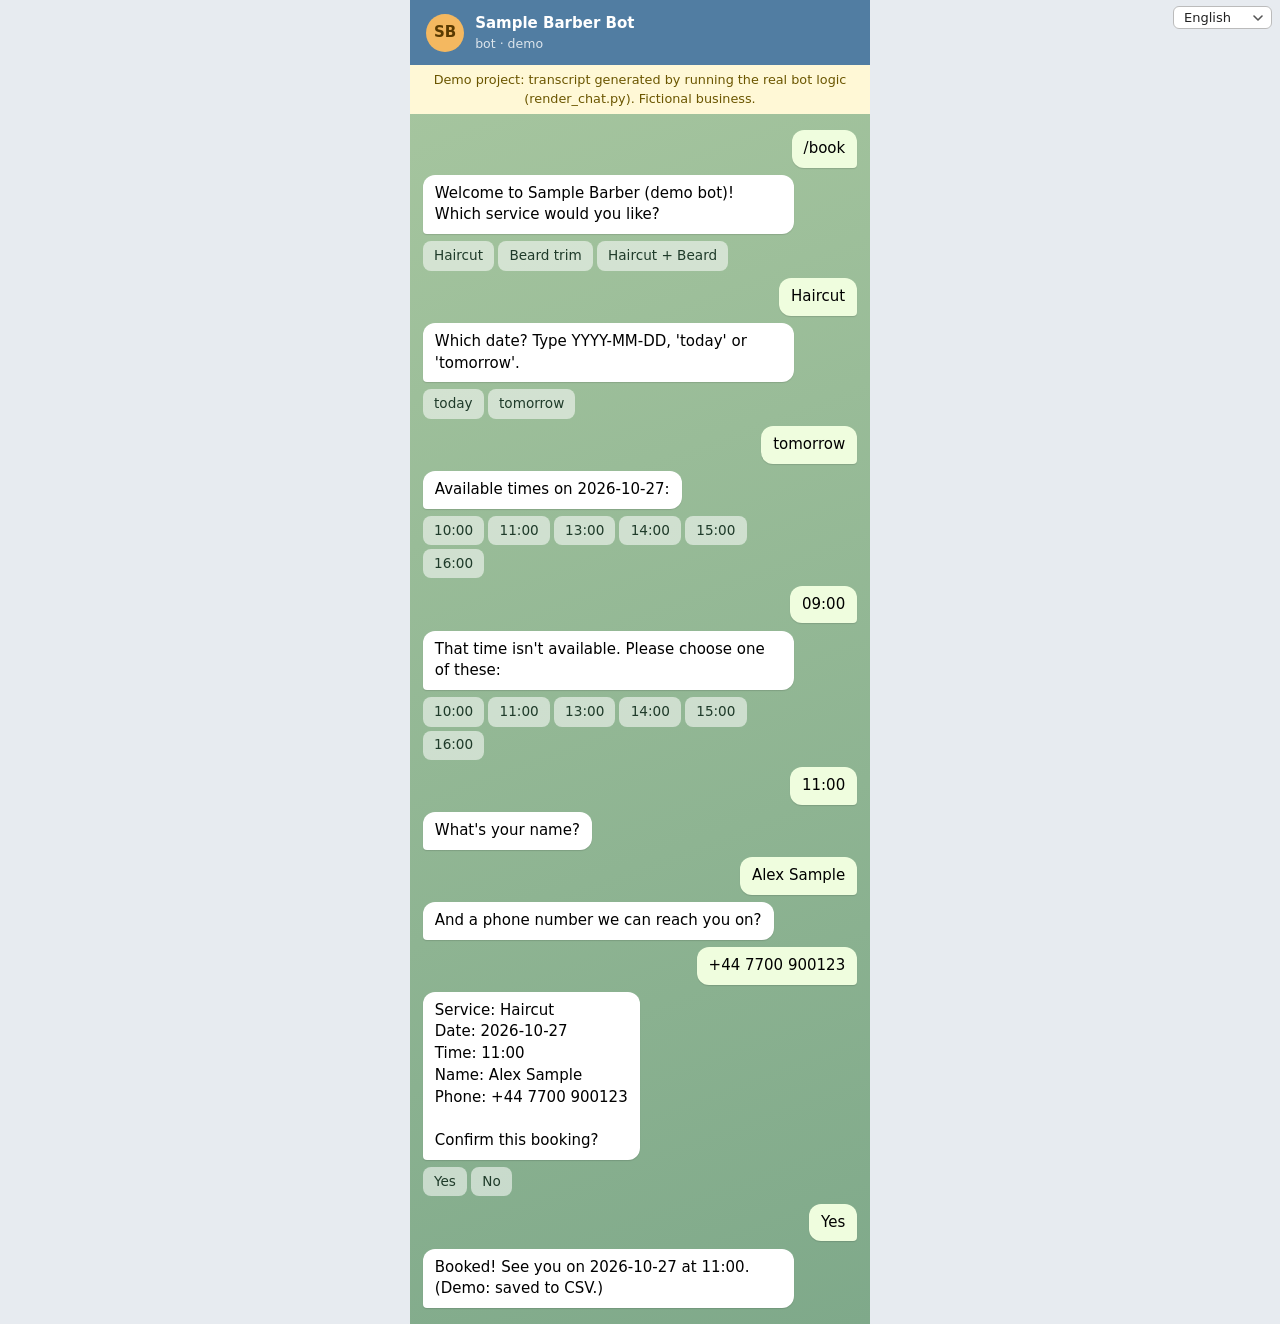
<file: telegram-bot-demo/demo.html>
<!DOCTYPE html><html lang="en"><head><meta charset="utf-8"><link rel="icon" href="../assets/favicon.svg" type="image/svg+xml"><meta name="viewport" content="width=device-width,initial-scale=1">
<title>Telegram booking bot — Demo project</title><link rel="alternate" hreflang="en" href="https://mflaugh.github.io/bingqiling-tech/telegram-bot-demo/demo.html"><link rel="alternate" hreflang="zh-Hans" href="https://mflaugh.github.io/bingqiling-tech/telegram-bot-demo/demo.html?lang=zh"><link rel="alternate" hreflang="ja" href="https://mflaugh.github.io/bingqiling-tech/telegram-bot-demo/demo.html?lang=ja"><link rel="alternate" hreflang="ko" href="https://mflaugh.github.io/bingqiling-tech/telegram-bot-demo/demo.html?lang=ko"><link rel="alternate" hreflang="ru" href="https://mflaugh.github.io/bingqiling-tech/telegram-bot-demo/demo.html?lang=ru"><link rel="alternate" hreflang="es" href="https://mflaugh.github.io/bingqiling-tech/telegram-bot-demo/demo.html?lang=es"><link rel="alternate" hreflang="de" href="https://mflaugh.github.io/bingqiling-tech/telegram-bot-demo/demo.html?lang=de"><link rel="alternate" hreflang="x-default" href="https://mflaugh.github.io/bingqiling-tech/telegram-bot-demo/demo.html"><link rel="canonical" href="https://mflaugh.github.io/bingqiling-tech/telegram-bot-demo/demo.html"><style>
body{margin:0;font:15px/1.45 system-ui,-apple-system,"Segoe UI",Roboto,"Noto Sans","PingFang SC","Hiragino Sans","Malgun Gothic",sans-serif;background:#e7ebf0;display:flex;justify-content:center}
.phone{width:100%;max-width:460px;min-height:100vh;background:linear-gradient(160deg,#a8c7a0,#7fa98a);display:flex;flex-direction:column}
.top{background:#517da2;color:#fff;padding:.8rem 1rem;display:flex;gap:.7rem;align-items:center}
.av{width:38px;height:38px;border-radius:50%;background:#f4b860;display:grid;place-items:center;font-weight:700;color:#5a3a00}
.top small{display:block;opacity:.8}.note{background:#fff8d6;color:#6b5600;font-size:.8rem;text-align:center;padding:.35rem}
.chat{padding:1rem .8rem;display:flex;flex-direction:column;gap:.45rem}
.msg{max-width:80%;padding:.5rem .75rem;border-radius:12px;box-shadow:0 1px 1px rgba(0,0,0,.12)}
.bot{background:#fff;align-self:flex-start;border-bottom-left-radius:4px}.user{background:#effdde;align-self:flex-end;border-bottom-right-radius:4px}
.kb{display:flex;flex-wrap:wrap;gap:4px;max-width:85%}.lang-fixed{position:fixed;top:6px;right:8px;z-index:50}.lang-fixed select{font:13px system-ui,sans-serif;padding:3px 1.8rem 3px .6rem;border-radius:6px;border:1px solid #bbb;background:#fff;color:#222}.kb span{background:rgba(255,255,255,.55);padding:.3rem .7rem;border-radius:8px;font-size:.85rem;color:#1f3b2a}
</style></head><body><div class="phone"><div class="top"><div class="av">SB</div><div><b>Sample Barber Bot</b><small>bot · demo</small></div></div>
<div class="note" data-i18n="bot.note">Demo project: transcript generated by running the real bot logic (render_chat.py). Fictional business.</div>
<div class="chat"><div class="msg user">/book</div><div class="msg bot">Welcome to Sample Barber (demo bot)! Which service would you like?</div><div class="kb"><span>Haircut</span><span>Beard trim</span><span>Haircut + Beard</span></div><div class="msg user">Haircut</div><div class="msg bot">Which date? Type YYYY-MM-DD, &#x27;today&#x27; or &#x27;tomorrow&#x27;.</div><div class="kb"><span>today</span><span>tomorrow</span></div><div class="msg user">tomorrow</div><div class="msg bot">Available times on 2026-10-27:</div><div class="kb"><span>10:00</span><span>11:00</span><span>13:00</span><span>14:00</span><span>15:00</span><span>16:00</span></div><div class="msg user">09:00</div><div class="msg bot">That time isn&#x27;t available. Please choose one of these:</div><div class="kb"><span>10:00</span><span>11:00</span><span>13:00</span><span>14:00</span><span>15:00</span><span>16:00</span></div><div class="msg user">11:00</div><div class="msg bot">What&#x27;s your name?</div><div class="msg user">Alex Sample</div><div class="msg bot">And a phone number we can reach you on?</div><div class="msg user">+44 7700 900123</div><div class="msg bot">Service: Haircut<br>Date: 2026-10-27<br>Time: 11:00<br>Name: Alex Sample<br>Phone: +44 7700 900123<br><br>Confirm this booking?</div><div class="kb"><span>Yes</span><span>No</span></div><div class="msg user">Yes</div><div class="msg bot">Booked! See you on 2026-10-27 at 11:00. (Demo: saved to CSV.)</div></div></div><div class="lang-fixed" data-lang-switch></div><script src="../assets/strings.js"></script><script src="../assets/i18n.js"></script></body></html>
</file>
<file: website-demo/styles.css>
:root{--bg:#fffaf4;--ink:#2a1a10;--muted:#6f5a4a;--brand:#a0522d;--brand-d:#7a3c1f;--alt:#f5ebe0;--radius:14px}
*{box-sizing:border-box}html{scroll-behavior:smooth}
body{margin:0;font:16px/1.6 system-ui,-apple-system,"Segoe UI",Roboto,sans-serif;color:var(--ink);background:var(--bg)}
h1,h2,h3{line-height:1.2;margin:0 0 .5em}h1{font-size:clamp(2rem,4.5vw,3.2rem)}h2{font-size:clamp(1.6rem,3vw,2.2rem)}
a{color:var(--brand)}
.demo-banner{background:#2a1a10;color:#ffe9c7;text-align:center;font-size:.85rem;padding:.45rem 1rem}
.nav{position:sticky;top:0;z-index:10;display:flex;align-items:center;justify-content:space-between;padding:1rem 5vw;background:rgba(255,250,244,.92);backdrop-filter:blur(6px);border-bottom:1px solid #eadccd}
.logo{font-weight:800;font-size:1.25rem;text-decoration:none;color:var(--ink)}
.nav-links{display:flex;gap:1.5rem;align-items:center}.nav-links a{text-decoration:none;color:var(--ink);font-weight:500}
.nav-toggle{display:none;background:none;border:0;font-size:1.6rem;cursor:pointer}
.btn{display:inline-block;background:var(--brand);color:#fff!important;padding:.8rem 1.4rem;border-radius:999px;border:0;font-weight:600;text-decoration:none;cursor:pointer;font-size:1rem;transition:background .2s}
.btn:hover{background:var(--brand-d)}.btn-small{padding:.45rem 1rem}
.btn-ghost{background:transparent;color:var(--brand)!important;border:2px solid var(--brand)}.btn-ghost:hover{background:var(--alt)}
.hero{display:grid;grid-template-columns:1.3fr 1fr;gap:3rem;align-items:center;padding:5rem 5vw}
.eyebrow{text-transform:uppercase;letter-spacing:.12em;font-size:.8rem;color:var(--brand);font-weight:700}
.lead{font-size:1.15rem;color:var(--muted)}.hero-cta{display:flex;gap:1rem;flex-wrap:wrap;margin-top:1.5rem}
.hero-art svg{width:100%;max-width:380px;display:block;margin:auto}
.section{padding:4.5rem 5vw}.alt{background:var(--alt)}
.filters{display:flex;gap:.5rem;flex-wrap:wrap;margin-bottom:1.5rem}
.chip{border:1px solid #d8c4b0;background:#fff;padding:.4rem 1rem;border-radius:999px;cursor:pointer;font:inherit}
.chip.active{background:var(--ink);color:#fff;border-color:var(--ink)}
.grid{display:grid;grid-template-columns:repeat(auto-fill,minmax(230px,1fr));gap:1.25rem}
.card{background:#fff;border-radius:var(--radius);padding:1.4rem;box-shadow:0 2px 12px rgba(60,30,10,.07);display:flex;flex-direction:column;gap:.35rem}
.card .tag{align-self:flex-start;font-size:.75rem;padding:.15rem .6rem;border-radius:999px;background:var(--alt);color:var(--brand-d);font-weight:600}
.card .price{font-weight:700;font-size:1.1rem;margin-top:auto}.card p{margin:0;color:var(--muted)}
.steps{list-style:none;padding:0;margin:0;display:grid;grid-template-columns:repeat(3,1fr);gap:1.5rem}
.steps li{background:#fff;border-radius:var(--radius);padding:1.5rem}
.steps span{display:inline-grid;place-items:center;width:2.2rem;height:2.2rem;border-radius:50%;background:var(--brand);color:#fff;font-weight:700;margin-bottom:.6rem}
.visit{display:grid;grid-template-columns:repeat(3,1fr);gap:1.5rem}
.status{font-weight:700}.status.open{color:#2e7d32}.status.closed{color:#b23b3b}
form{max-width:640px;display:grid;gap:1rem}.row{display:grid;grid-template-columns:1fr 1fr;gap:1rem}
label{display:grid;gap:.3rem;font-weight:600;font-size:.95rem}
input,select,textarea{font:inherit;padding:.7rem .8rem;border:1px solid #d8c4b0;border-radius:10px;background:#fff}
input:focus,select:focus,textarea:focus{outline:2px solid var(--brand);border-color:transparent}
.invalid{border-color:#b23b3b;background:#fff5f5}
.form-note{font-size:.85rem;color:var(--muted);margin:0}#form-result{font-weight:600;margin:0}
.footer{text-align:center;padding:2rem;font-size:.9rem;color:var(--muted)}
@media (max-width:760px){
  .hero{grid-template-columns:1fr;padding:3rem 6vw;gap:1.5rem}.hero-art{order:-1}.hero-art svg{max-width:180px}
  .steps,.visit,.row{grid-template-columns:1fr}
  .nav-toggle{display:block}
  .nav-links{display:none;position:absolute;top:100%;left:0;right:0;flex-direction:column;background:var(--bg);padding:1rem;border-bottom:1px solid #eadccd}
  .nav-links.open{display:flex}
}

.lang-fixed{position:fixed;top:6px;right:8px;z-index:50}.lang-fixed select{font:13px system-ui,sans-serif;padding:3px 1.8rem 3px .6rem;border-radius:6px;border:1px solid #bbb;background:#fff;color:#222}
.demo-banner{padding-right:7.5rem}
</file>
